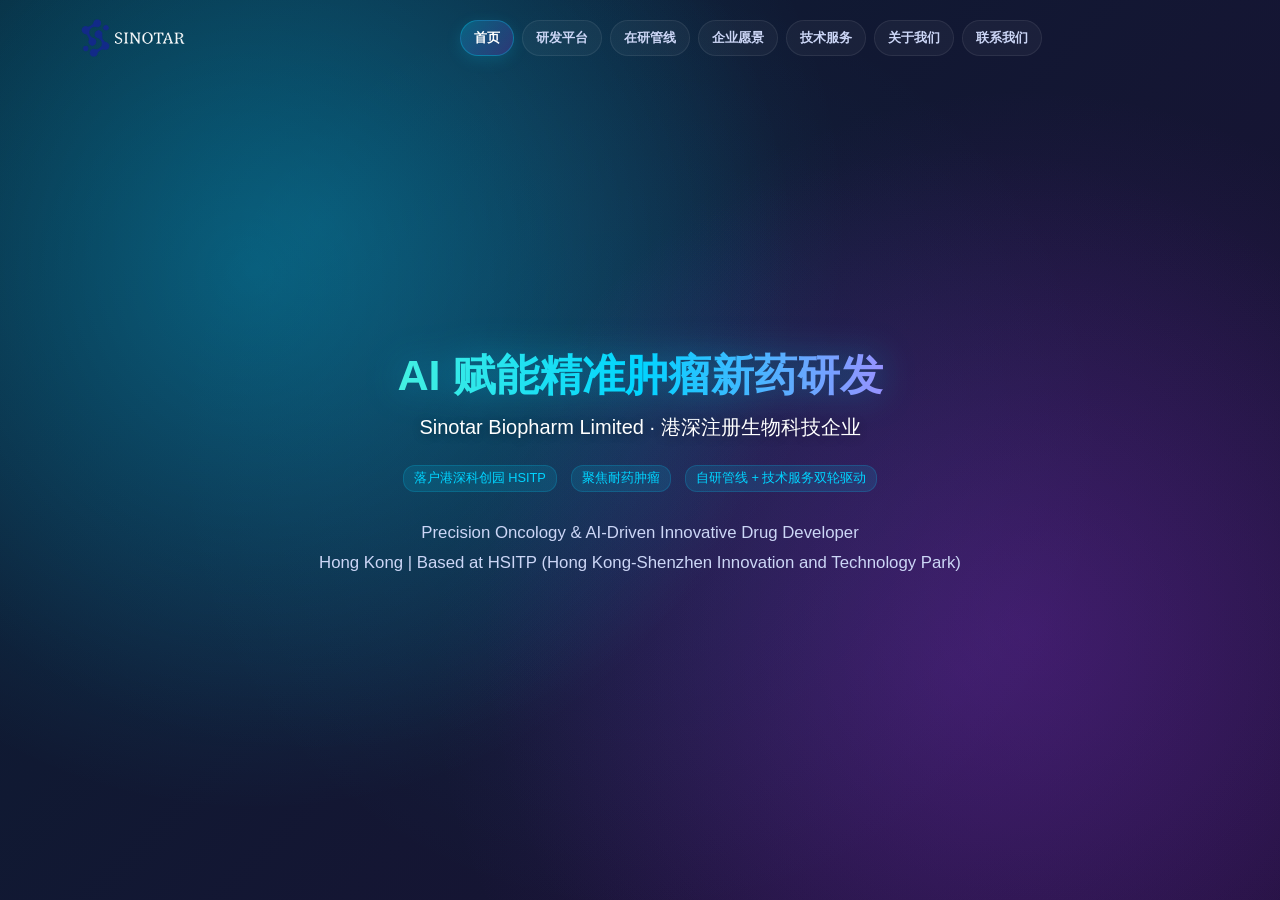
<file: index.html>
<!DOCTYPE html>
<html lang="zh-CN">
<head>
    <meta charset="UTF-8">
    <meta name="viewport" content="width=device-width, initial-scale=1.0">
    <link rel="icon" type="image/png" href="images/icon.png">
    <title>智药寻踪——肿瘤靶向原创新药研发平台</title>
    <link rel="stylesheet" href="style.css">
</head>
<body class="home-page">
    <div class="container">
        <header class="page-header home-header">
            <a href="index.html" class="header-logo">
                <img src="images/sinotar.png" alt="Sinotar Biopharm">
            </a>
            <nav class="main-nav">
                <a href="index.html" class="active">首页</a>
                <a href="platforms.html">研发平台</a>
                <a href="pipeline.html">在研管线</a>
                <a href="vision.html">企业愿景</a>
                <a href="platforms.html">技术服务</a>
                <a href="about.html">关于我们</a>
                <a href="contact.html">联系我们</a>
            </nav>
        </header>

        <!-- 全局提示框 -->
        <div class="tooltip" id="global-tooltip"></div>

        <main class="home-content">
            <!-- Hero -->
            <section class="home-hero">
                <div class="home-hero-text">
                    <h2>AI 赋能精准肿瘤新药研发</h2>
                    <p class="home-hero-sub">Sinotar Biopharm Limited · 港深注册生物科技企业</p>
                    <div class="home-hero-tags">
                        <span class="tag">落户港深科创园 HSITP</span>
                        <span class="tag">聚焦耐药肿瘤</span>
                        <span class="tag">自研管线 + 技术服务双轮驱动</span>
                    </div>
                    <p class="home-hero-desc">
                        Precision Oncology &amp; AI-Driven Innovative Drug Developer<br>
                        Hong Kong | Based at HSITP (Hong Kong-Shenzhen Innovation and Technology Park)
                    </p>
                </div>
            </section>
        </main>
    </div>

    <script src="script.js"></script>
</body>
</html>
</file>
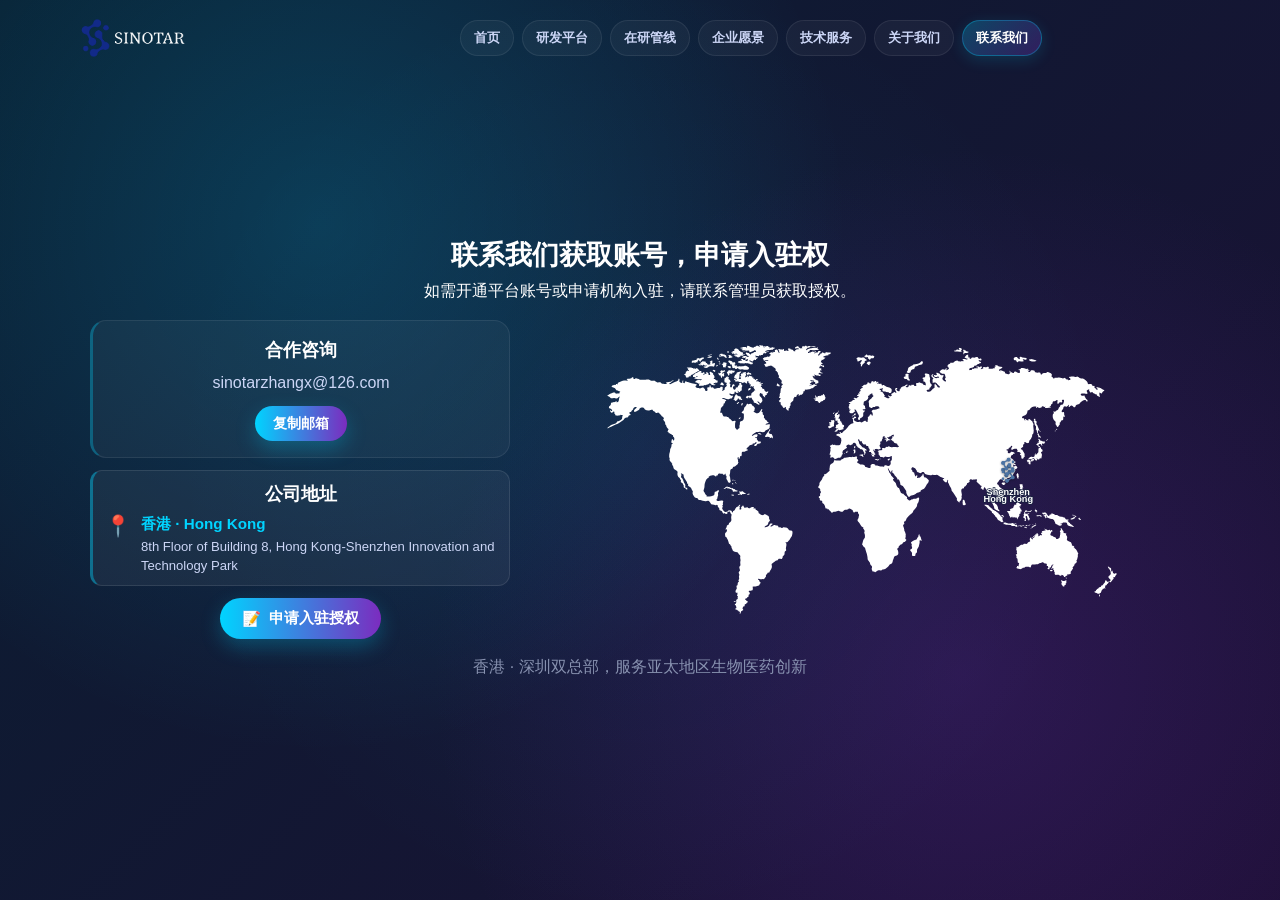
<file: contact.html>
<!DOCTYPE html>
<html lang="zh-CN">
<head>
    <meta charset="UTF-8">
    <meta name="viewport" content="width=device-width, initial-scale=1.0">
    <link rel="icon" type="image/png" href="images/icon.png">
    <title>联系我们 - 智药寻踪</title>
    <link rel="stylesheet" href="style.css">
</head>
<body class="contact-page">
    <!-- 登录遮罩 -->
    <div class="login-overlay hidden" id="login-overlay">
        <div class="login-box">
            <button type="button" class="login-close" id="login-close" aria-label="关闭">×</button>
            <div class="login-logo">🧬</div>
            <h2>智药寻踪</h2>
            <p class="login-subtitle">肿瘤靶向原创新药研发平台</p>
            <form id="login-form" autocomplete="off">
                <div class="form-group">
                    <label for="username">账号</label>
                    <input type="text" id="username" placeholder="请输入账号" required>
                </div>
                <div class="form-group">
                    <label for="password">密码</label>
                    <input type="password" id="password" placeholder="请输入密码" required>
                </div>
                <button type="submit" class="login-btn">登录</button>
                <div class="login-error" id="login-error"></div>
            </form>
        </div>
    </div>

    <div class="container">
        <header class="page-header home-header">
            <a href="index.html" class="header-logo">
                <img src="images/sinotar.png" alt="Sinotar Biopharm">
            </a>
            <nav class="main-nav">
                <a href="index.html">首页</a>
                <a href="platforms.html">研发平台</a>
                <a href="pipeline.html">在研管线</a>
                <a href="vision.html">企业愿景</a>
                <a href="services.html">技术服务</a>
                <a href="about.html">关于我们</a>
                <a href="contact.html" class="active">联系我们</a>
            </nav>
        </header>

        <!-- 全局提示框 -->
        <div class="tooltip" id="global-tooltip"></div>

        <main class="home-content">
            <section class="home-section contact-main" id="contact">
                <div class="footer-inner">
                    <h3>联系我们获取账号，申请入驻权</h3>
                    <p>如需开通平台账号或申请机构入驻，请联系管理员获取授权。</p>

                    <div class="contact-body-layout">
                        <div class="contact-body-left">
                            <div class="card contact-inquiry">
                                <h4>合作咨询</h4>
                                <p class="contact-email">sinotarzhangx@126.com</p>
                                <button type="button" class="footer-btn primary" id="copy-email">复制邮箱</button>
                            </div>

                            <div class="contact-address-compact">
                                <div class="contact-address-cards">
                                    <div class="about-map-address">
                                        <div class="about-map-address-head">
                                            <h4>公司地址</h4>
                                        </div>
                                        <div class="about-map-address-row">
                                            <span class="about-map-pin">📍</span>
                                            <div>
                                                <strong>香港 · Hong Kong</strong>
                                                <p>8th Floor of Building 8, Hong Kong-Shenzhen Innovation and Technology Park</p>
                                            </div>
                                        </div>
                                    </div>
                                </div>
                            </div>

                            <div class="contact-apply-action">
                                <button class="footer-btn primary" id="apply-trigger">
                                    <span>📝</span> 申请入驻授权
                                </button>
                            </div>
                        </div>

                        <div class="contact-body-right">
                            <figure class="about-map-figure">
                                <object data="images/contact/world-map-sinotar.svg" type="image/svg+xml" class="about-map-img"></object>
                            </figure>
                        </div>
                    </div>
                    <p class="contact-map-caption">香港 · 深圳双总部，服务亚太地区生物医药创新</p>
                </div>
            </section>
        </main>
    </div>

    <!-- 申请入驻授权弹窗 -->
    <div class="apply-overlay hidden" id="apply-overlay">
        <div class="apply-box">
            <button type="button" class="apply-close" id="apply-close" aria-label="关闭">×</button>
            <div class="apply-header">
                <h2>申请入驻授权</h2>
                <p>填写以下信息，开始您的科研算力之旅</p>
            </div>
            <form id="apply-form" autocomplete="off">
                <div class="apply-tabs">
                    <button type="button" class="apply-tab active" data-tab="org">机构注册</button>
                    <button type="button" class="apply-tab" data-tab="person">个人申请</button>
                </div>
                <input type="hidden" id="apply-type" value="org">

                <div class="form-group">
                    <label for="apply-name"><span id="name-label">机构全称</span><span class="required">*</span></label>
                    <input type="text" id="apply-name" placeholder="请输入机构全称" required>
                </div>
                <div class="form-group">
                    <label for="apply-email">单位邮箱<span class="required">*</span></label>
                    <input type="email" id="apply-email" placeholder="name@institution.edu" required>
                </div>
                <div class="form-group">
                    <label for="apply-field">研究领域<span class="required">*</span></label>
                    <select id="apply-field" required>
                        <option value="" disabled selected>请选择研究领域</option>
                        <option value="靶点发现与验证">靶点发现与验证</option>
                        <option value="苗头化合物发现">苗头化合物发现</option>
                        <option value="先导化合物优化">先导化合物优化</option>
                        <option value="分子动力学模拟">分子动力学模拟</option>
                        <option value="ADMET 预测">ADMET 预测</option>
                        <option value="药物重定位">药物重定位</option>
                        <option value="其他">其他</option>
                    </select>
                </div>
                <div class="form-group">
                    <label for="apply-desc">需求说明<span class="required">*</span></label>
                    <textarea id="apply-desc" rows="4" placeholder="请简要描述您的研究需求、预期算力规模及使用周期..." required></textarea>
                </div>
                <button type="submit" class="apply-submit">提交申请</button>
                <p class="apply-note">提交即表示您同意我们的服务条款与隐私政策。您的信息将受到端到端加密保护。</p>
            </form>
        </div>
    </div>

    <script src="script.js"></script>
    <script>
    (function () {
        var copyBtn = document.getElementById('copy-email');

        if (copyBtn) {
            copyBtn.addEventListener('click', function () {
                var email = 'sinotarzhangx@126.com';
                if (navigator.clipboard && navigator.clipboard.writeText) {
                    navigator.clipboard.writeText(email).then(function () {
                        copyBtn.textContent = '已复制';
                        setTimeout(function () { copyBtn.textContent = '复制邮箱'; }, 1500);
                    }, function () {
                        copyBtn.textContent = '复制失败';
                    });
                } else {
                    var input = document.createElement('input');
                    input.value = email;
                    document.body.appendChild(input);
                    input.select();
                    try {
                        document.execCommand('copy');
                        copyBtn.textContent = '已复制';
                        setTimeout(function () { copyBtn.textContent = '复制邮箱'; }, 1500);
                    } catch (err) {
                        copyBtn.textContent = '复制失败';
                    }
                    document.body.removeChild(input);
                }
            });
        }
    })();
    </script>
</body>
</html>
</file>
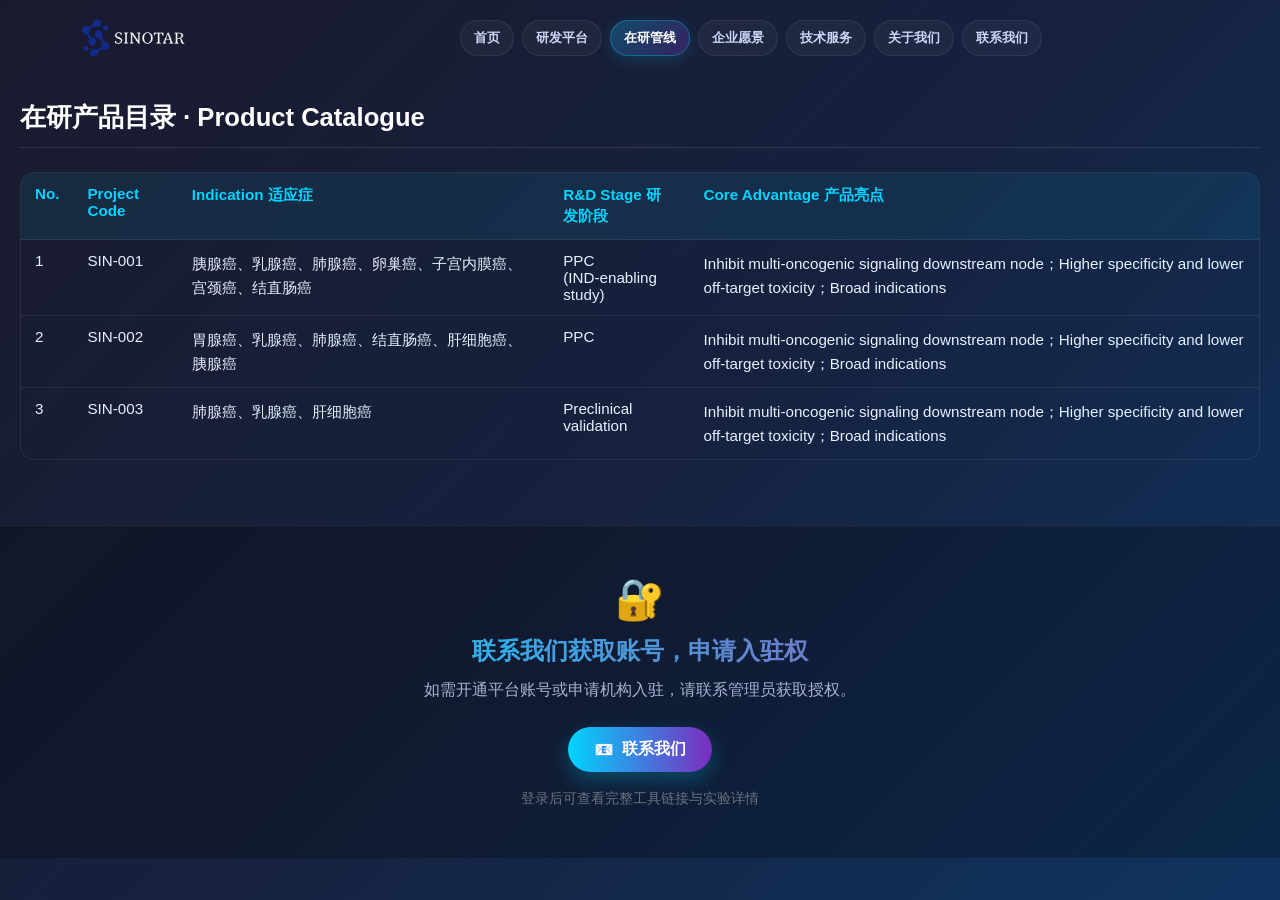
<file: pipeline.html>
<!DOCTYPE html>
<html lang="zh-CN">
<head>
    <meta charset="UTF-8">
    <meta name="viewport" content="width=device-width, initial-scale=1.0">
    <link rel="icon" type="image/png" href="images/icon.png">
    <title>在研管线 - 智药寻踪</title>
    <link rel="stylesheet" href="style.css">
</head>
<body class="inner-page">
    <!-- 登录遮罩 -->
    <div class="login-overlay hidden" id="login-overlay">
        <div class="login-box">
            <button type="button" class="login-close" id="login-close" aria-label="关闭">×</button>
            <div class="login-logo">🧬</div>
            <h2>智药寻踪</h2>
            <p class="login-subtitle">肿瘤靶向原创新药研发平台</p>
            <form id="login-form" autocomplete="off">
                <div class="form-group">
                    <label for="username">账号</label>
                    <input type="text" id="username" placeholder="请输入账号" required>
                </div>
                <div class="form-group">
                    <label for="password">密码</label>
                    <input type="password" id="password" placeholder="请输入密码" required>
                </div>
                <button type="submit" class="login-btn">登录</button>
                <div class="login-error" id="login-error"></div>
            </form>
        </div>
    </div>

    <div class="container">
        <header class="page-header home-header">
            <a href="index.html" class="header-logo">
                <img src="images/sinotar.png" alt="Sinotar Biopharm">
            </a>
            <nav class="main-nav">
                <a href="index.html">首页</a>
                <a href="platforms.html">研发平台</a>
                <a href="pipeline.html" class="active">在研管线</a>
                <a href="vision.html">企业愿景</a>
                <a href="services.html">技术服务</a>
                <a href="about.html">关于我们</a>
                <a href="contact.html">联系我们</a>
            </nav>
        </header>

        <!-- 全局提示框 -->
        <div class="tooltip" id="global-tooltip"></div>


        <main class="home-content">
            <!-- 在研产品目录 -->
            <section class="home-section" id="pipeline">
                <h3 class="section-title">在研产品目录 · Product Catalogue</h3>
                <div class="data-table-wrapper home-pipeline-table">
                    <table class="data-table">
                        <thead>
                            <tr>
                                <th>No.</th>
                                <th>Project Code</th>
                                <th>Indication 适应症</th>
                                <th>R&amp;D Stage 研发阶段</th>
                                <th>Core Advantage 产品亮点</th>
                            </tr>
                        </thead>
                        <tbody>
                            <tr data-link="sin001.html">
                                <td>1</td>
                                <td>SIN-001</td>
                                <td>胰腺癌、乳腺癌、肺腺癌、卵巢癌、子宫内膜癌、宫颈癌、结直肠癌</td>
                                <td>PPC<br>(IND-enabling study)</td>
                                <td>Inhibit multi-oncogenic signaling downstream node；Higher specificity and lower off-target toxicity；Broad indications</td>
                            </tr>
                            <tr data-link="sin002.html">
                                <td>2</td>
                                <td>SIN-002</td>
                                <td>胃腺癌、乳腺癌、肺腺癌、结直肠癌、肝细胞癌、胰腺癌</td>
                                <td>PPC</td>
                                <td>Inhibit multi-oncogenic signaling downstream node；Higher specificity and lower off-target toxicity；Broad indications</td>
                            </tr>
                            <tr data-link="sin003.html">
                                <td>3</td>
                                <td>SIN-003</td>
                                <td>肺腺癌、乳腺癌、肝细胞癌</td>
                                <td>Preclinical validation</td>
                                <td>Inhibit multi-oncogenic signaling downstream node；Higher specificity and lower off-target toxicity；Broad indications</td>
                            </tr>
                        </tbody>
                    </table>
                </div>
            </section>
        </main>

        <!-- 底部入驻引导 -->
        <footer class="site-footer" id="site-footer">
            <div class="footer-inner">
                <div class="footer-icon">🔐</div>
                <h3>联系我们获取账号，申请入驻权</h3>
                <p>如需开通平台账号或申请机构入驻，请联系管理员获取授权。</p>
                <div class="footer-actions">
                    <a href="contact.html" class="footer-btn primary">
                        <span>📧</span> 联系我们
                    </a>
                </div>
                <div class="footer-tip">登录后可查看完整工具链接与实验详情</div>
            </div>
        </footer>
    </div>

    <script src="script.js"></script>
</body>
</html>
</file>
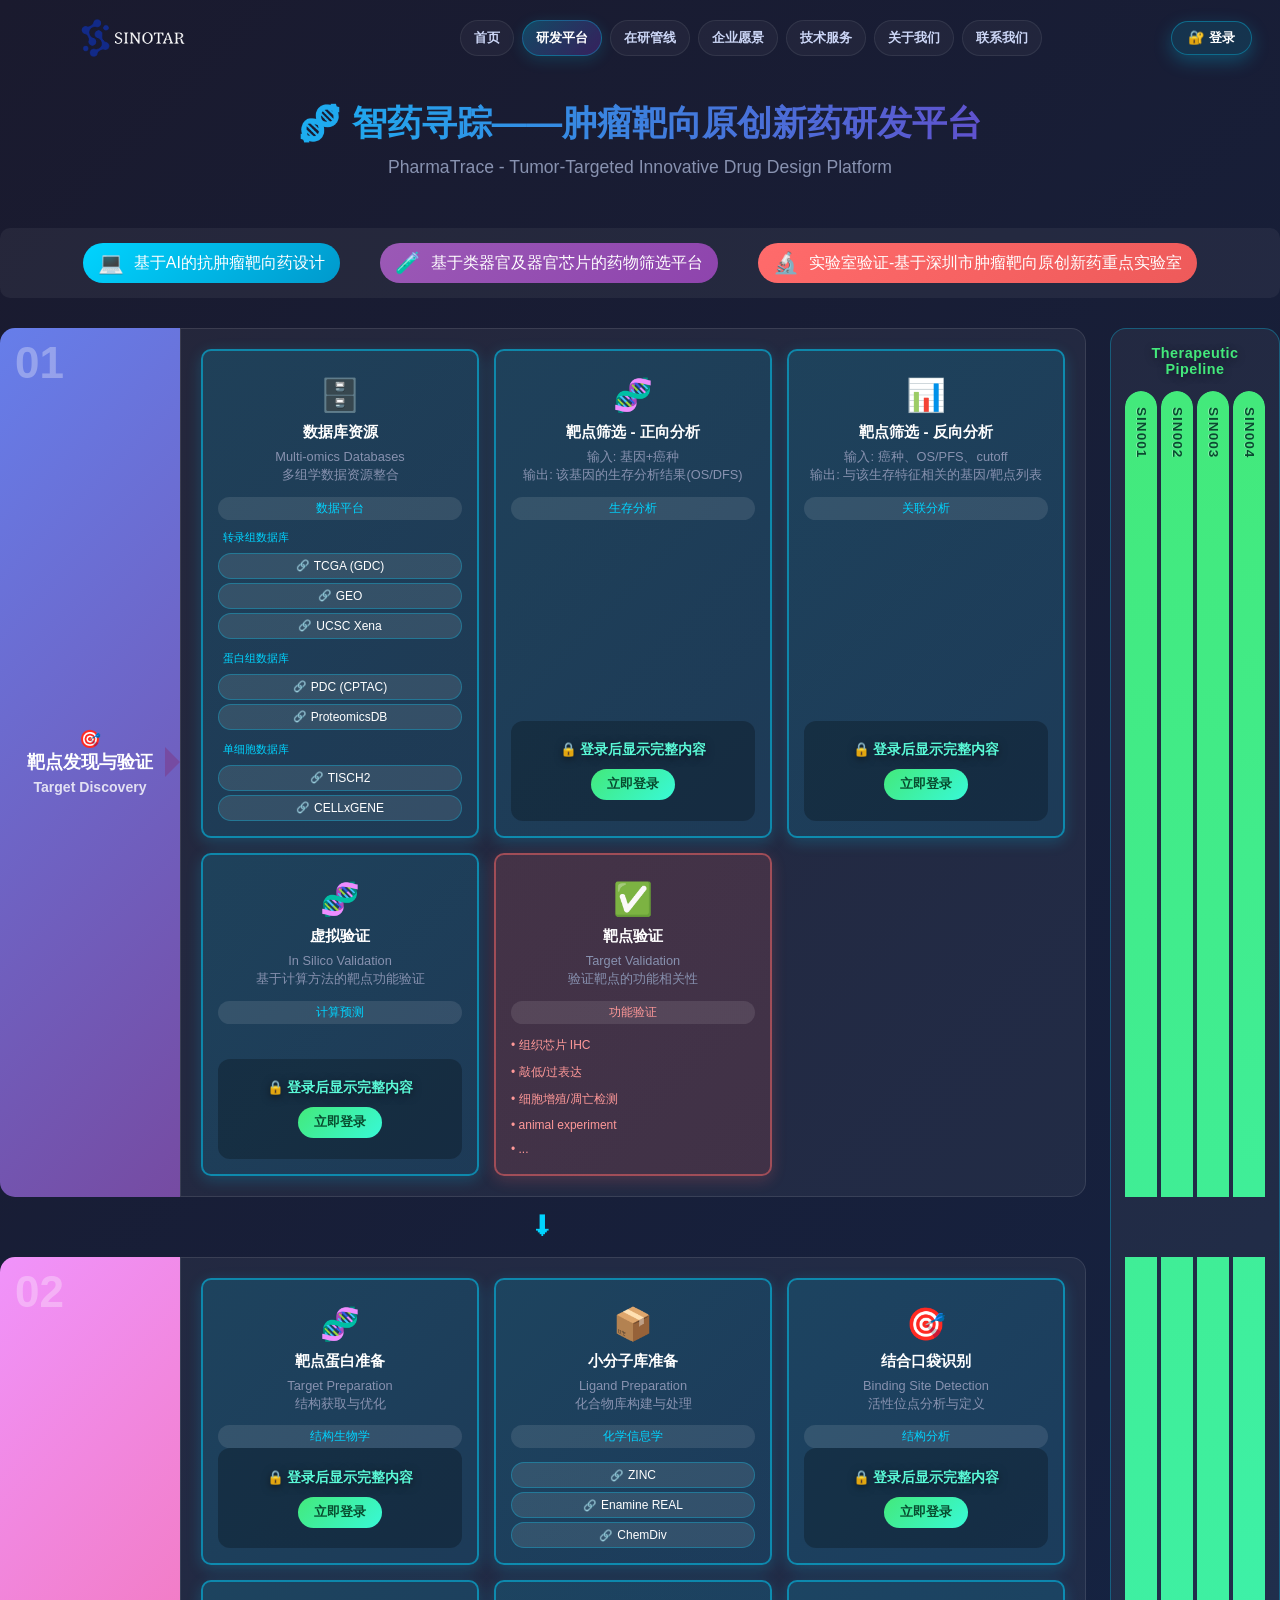
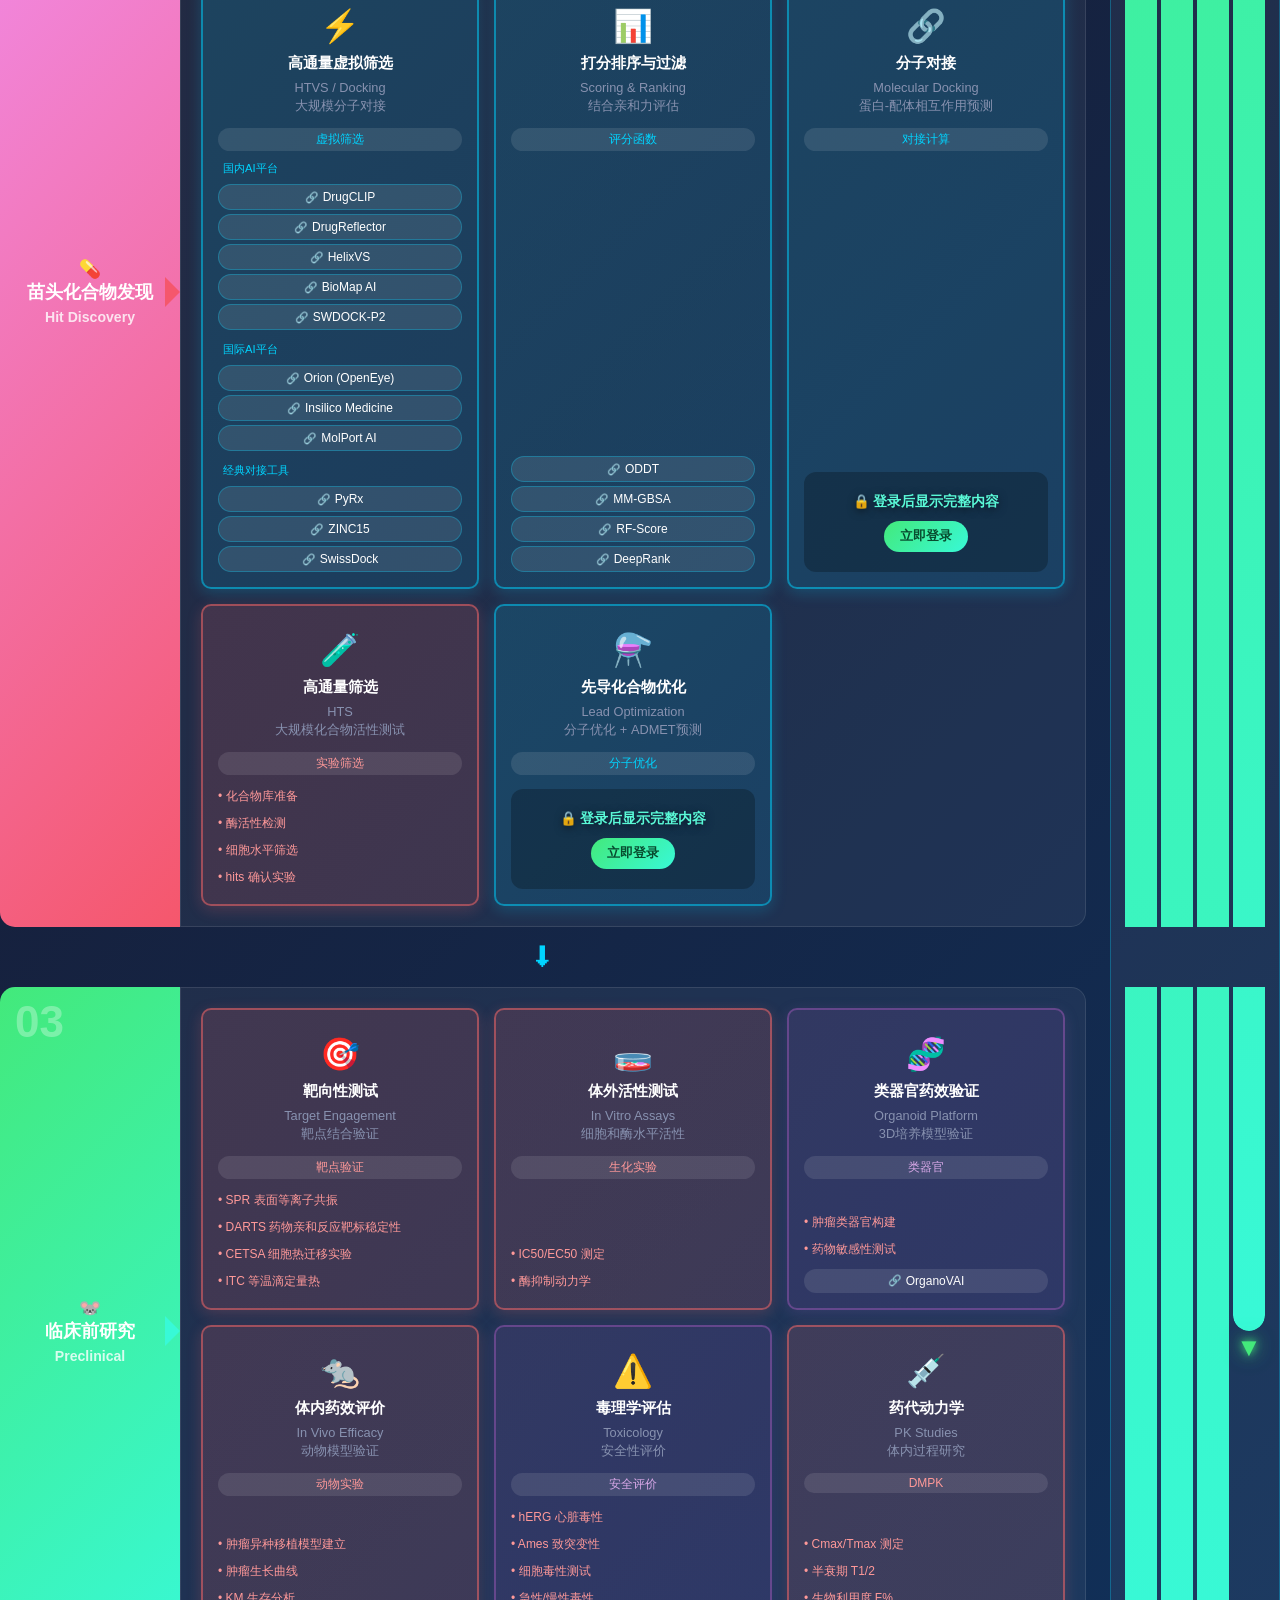
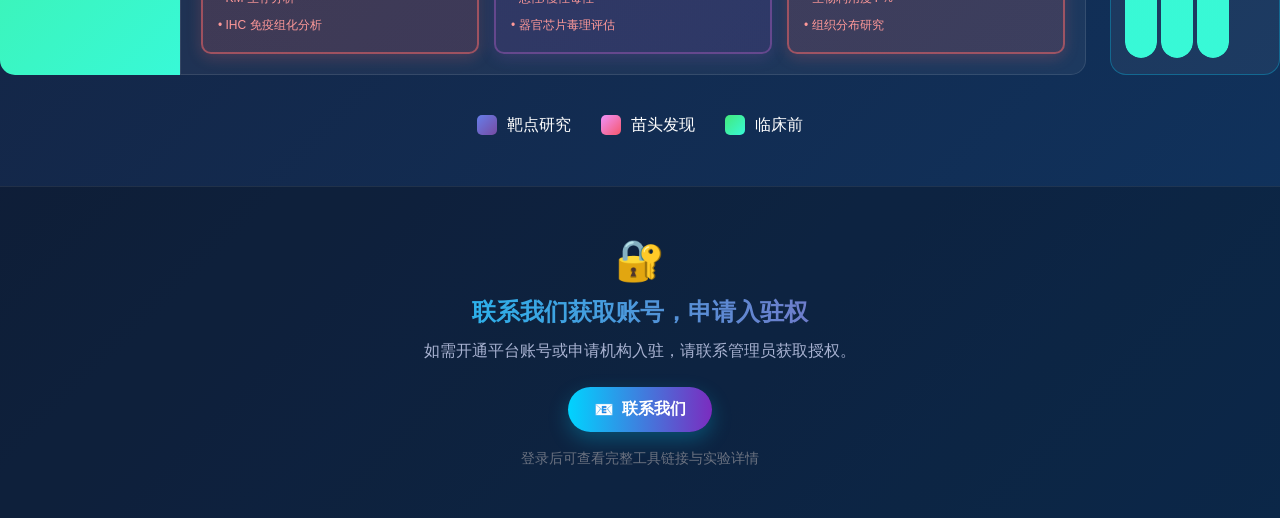
<file: platforms.html>
<!DOCTYPE html>
<html lang="zh-CN">
<head>
    <meta charset="UTF-8">
    <meta name="viewport" content="width=device-width, initial-scale=1.0">
    <link rel="icon" type="image/png" href="images/icon.png">
    <title>研发平台 - 智药寻踪</title>
    <link rel="stylesheet" href="style.css">
    <style>
        /* 先导化合物优化表单美化 */
        .lead-opt-form {
            padding: 14px;
            background: rgba(0, 212, 255, 0.04);
            border-radius: 12px;
            border: 1px solid rgba(0, 212, 255, 0.18);
        }

        .lead-opt-form .form-title {
            font-size: 0.8em;
            color: #00d4ff;
            margin-bottom: 12px;
            text-align: left;
            font-weight: 600;
            display: flex;
            align-items: center;
            gap: 6px;
        }

        .lead-opt-form .form-group {
            margin-bottom: 12px;
        }

        .lead-opt-form label.field-label {
            display: block;
            font-size: 0.72em;
            color: #8fb8e8;
            margin-bottom: 6px;
            text-align: left;
            font-weight: 500;
            letter-spacing: 0.3px;
        }

        .lead-opt-form input[type="text"],
        .lead-opt-form input[type="number"] {
            width: 100%;
            padding: 8px 10px;
            border-radius: 8px;
            border: 1px solid rgba(0, 212, 255, 0.25);
            background: rgba(12, 20, 38, 0.75);
            color: #e6f0ff;
            font-size: 0.76em;
            outline: none;
            box-sizing: border-box;
            transition: border-color 0.2s ease, box-shadow 0.2s ease;
        }

        .lead-opt-form input[type="text"]:focus,
        .lead-opt-form input[type="number"]:focus {
            border-color: #00d4ff;
            box-shadow: 0 0 0 3px rgba(0, 212, 255, 0.12);
        }

        .lead-opt-form .option-group {
            display: flex;
            flex-wrap: wrap;
            gap: 8px;
        }

        .lead-opt-form .option-group.vertical {
            flex-direction: column;
            gap: 7px;
        }

        .lead-opt-form .option-chip {
            position: relative;
            display: inline-flex;
            align-items: center;
            gap: 6px;
            font-size: 0.74em;
            color: #cfe4ff;
            cursor: pointer;
            padding: 6px 10px 6px 28px;
            background: rgba(0, 212, 255, 0.07);
            border-radius: 20px;
            border: 1px solid rgba(0, 212, 255, 0.12);
            transition: background 0.2s ease, border-color 0.2s ease, color 0.2s ease;
            user-select: none;
            -webkit-user-select: none;
        }

        .lead-opt-form .option-chip:hover {
            background: rgba(0, 212, 255, 0.14);
            border-color: rgba(0, 212, 255, 0.28);
        }

        /* 隐藏原生 checkbox，使用自定义勾选样式，消除浏览器默认缩放动画 */
        .lead-opt-form .option-chip input[type="checkbox"] {
            position: absolute;
            left: 8px;
            top: 50%;
            transform: translateY(-50%);
            opacity: 0;
            width: 14px;
            height: 14px;
            margin: 0;
            cursor: pointer;
        }

        .lead-opt-form .option-chip::before {
            content: '';
            position: absolute;
            left: 8px;
            top: 50%;
            transform: translateY(-50%);
            width: 14px;
            height: 14px;
            border: 1px solid rgba(0, 212, 255, 0.5);
            border-radius: 3px;
            background: rgba(12, 20, 38, 0.6);
            transition: background 0.15s ease, border-color 0.15s ease;
            pointer-events: none;
        }

        .lead-opt-form .option-chip::after {
            content: '✓';
            position: absolute;
            left: 10px;
            top: 50%;
            transform: translateY(-50%) scale(0);
            font-size: 10px;
            color: #0f172a;
            font-weight: bold;
            transition: transform 0.12s ease;
            pointer-events: none;
        }

        .lead-opt-form .option-chip:has(input[type="checkbox"]:checked) {
            background: rgba(0, 212, 255, 0.15);
            border-color: rgba(0, 212, 255, 0.3);
        }

        .lead-opt-form .option-chip:has(input[type="checkbox"]:checked)::before {
            background: #00d4ff;
            border-color: #00d4ff;
        }

        .lead-opt-form .option-chip:has(input[type="checkbox"]:checked)::after {
            transform: translateY(-50%) scale(1);
        }

        .lead-opt-form .submit-btn {
            width: 100%;
            margin-top: 4px;
            padding: 9px 0;
            border-radius: 8px;
            border: none;
            background: linear-gradient(135deg, #00d4ff 0%, #0099cc 100%);
            color: #0f172a;
            font-size: 0.82em;
            font-weight: 600;
            cursor: pointer;
            transition: all 0.25s ease;
            box-shadow: 0 3px 10px rgba(0, 212, 255, 0.25);
        }

        .lead-opt-form .submit-btn:hover {
            background: linear-gradient(135deg, #33ddff 0%, #00aadd 100%);
            box-shadow: 0 5px 16px rgba(0, 212, 255, 0.4);
            transform: translateY(-1px);
        }
    </style>
</head>
<body class="platforms-page inner-page">
    <!-- 登录遮罩 -->
    <div class="login-overlay hidden" id="login-overlay">
        <div class="login-box">
            <button type="button" class="login-close" id="login-close" aria-label="关闭">×</button>
            <div class="login-logo">🧬</div>
            <h2>智药寻踪</h2>
            <p class="login-subtitle">肿瘤靶向原创新药研发平台</p>
            <form id="login-form" autocomplete="off">
                <div class="form-group">
                    <label for="username">账号</label>
                    <input type="text" id="username" placeholder="请输入账号" required>
                </div>
                <div class="form-group">
                    <label for="password">密码</label>
                    <input type="password" id="password" placeholder="请输入密码" required>
                </div>
                <button type="submit" class="login-btn">登录</button>
                <div class="login-error" id="login-error"></div>
            </form>
        </div>
    </div>

    <div class="container">
        <header class="page-header home-header">
            <a href="index.html" class="header-logo">
                <img src="images/sinotar.png" alt="Sinotar Biopharm">
            </a>
            <nav class="main-nav">
                <a href="index.html">首页</a>
                <a href="platforms.html" class="active">研发平台</a>
                <a href="pipeline.html">在研管线</a>
                <a href="vision.html">企业愿景</a>
                <a href="platforms.html">技术服务</a>
                <a href="about.html">关于我们</a>
                <a href="contact.html">联系我们</a>
            </nav>
            <div class="header-actions">
                <div class="user-bar" id="user-bar" style="display: none;">
                    <span class="user-name" id="user-name"></span>
                    <button class="logout-btn" id="logout-btn">退出</button>
                </div>
                <button class="login-trigger" id="login-trigger">🔐 登录</button>
            </div>
        </header>

        <!-- 全局提示框 -->
        <div class="tooltip" id="global-tooltip"></div>

        <div class="page-title">
            <h1>🧬 智药寻踪——肿瘤靶向原创新药研发平台</h1>
            <p class="subtitle">PharmaTrace - Tumor-Targeted Innovative Drug Design Platform</p>
        </div>

        <!-- 干湿实验图例 -->
        <div class="experiment-legend">
            <div class="exp-type">
                <span class="exp-icon">💻</span>
                <span>基于AI的抗肿瘤靶向药设计</span>
            </div>
            <div class="exp-type">
                <span class="exp-icon">🧪</span>
                <span>基于类器官及器官芯片的药物筛选平台</span>
            </div>
            <div class="exp-type">
                <span class="exp-icon">🔬</span>
                <span>实验室验证-基于深圳市肿瘤靶向原创新药重点实验室</span>
            </div>
        </div>
        
        <div class="workflow-wrapper">
            <div class="workflow">
                <!-- Phase 1: Target Identification -->
            <div class="phase phase-1">
                <div class="phase-header">
                    <span class="phase-number">01</span>
                    <div>🎯</div>
                    <div>靶点发现与验证</div>
                    <div style="font-size:0.8em;opacity:0.8;margin-top:5px;">Target Discovery</div>
                </div>
                <div class="phase-content">
                    <div class="step dry">
                        <div class="step-content">
                            <div class="step-icon">🗄️</div>
                            <div class="step-title">数据库资源</div>
                            <div class="step-desc">Multi-omics Databases<br>多组学数据资源整合</div>
                            <span class="tools-badge">数据平台</span>
                        </div>
                        <div class="step-bottom step-bottom-public">
                            <div class="website-links">
                                <div style="font-size: 0.7em; color: #00d4ff; margin: 0 0 4px 0; text-align: left; padding-left: 5px;">转录组数据库</div>
                                <a href="https://portal.gdc.cancer.gov/" class="website-link" target="_blank" data-tooltip="TCGA/GDC: 癌症基因组图谱，最大规模的癌症多组学数据库，包含RNA-seq、临床数据等">
                                    <span class="link-icon">🔗</span> TCGA (GDC)
                                </a>
                                <a href="https://www.ncbi.nlm.nih.gov/geo/" class="website-link" target="_blank" data-tooltip="GEO: 基因表达综合数据库，全球最大的转录组数据公共仓库，包含bulk和单细胞数据">
                                    <span class="link-icon">🔗</span> GEO
                                </a>
                                <a href="https://xena.ucsc.edu/" class="website-link" target="_blank" data-tooltip="UCSC Xena: 癌症基因组数据可视化与整合平台，支持TCGA、TARGET、GTEx等数据集">
                                    <span class="link-icon">🔗</span> UCSC Xena
                                </a>
                                <div style="font-size: 0.7em; color: #00d4ff; margin: 8px 0 4px 0; text-align: left; padding-left: 5px;">蛋白组数据库</div>
                                <a href="https://pdc.cancer.gov/" class="website-link" target="_blank" data-tooltip="PDC (Proteomic Data Commons): NCI蛋白质组学数据公共平台，CPTAC数据主入口，包含泛癌蛋白组数据">
                                    <span class="link-icon">🔗</span> PDC (CPTAC)
                                </a>
                                <a href="https://www.proteomicsdb.org/" class="website-link" target="_blank" data-tooltip="ProteomicsDB: 人类蛋白质组综合数据库，涵盖组织、细胞系和癌症蛋白质表达数据">
                                    <span class="link-icon">🔗</span> ProteomicsDB
                                </a>
                                <div style="font-size: 0.7em; color: #00d4ff; margin: 8px 0 4px 0; text-align: left; padding-left: 5px;">单细胞数据库</div>
                                <a href="http://tisch.compbio.cn/" class="website-link" target="_blank" data-tooltip="TISCH2: 肿瘤免疫单细胞数据库，600万+细胞，50种癌症类型，支持细胞通讯和转录因子分析">
                                    <span class="link-icon">🔗</span> TISCH2
                                </a>
                                <a href="https://cellxgene.cziscience.com/" class="website-link" target="_blank" data-tooltip="CELLxGENE: CZ单细胞数据门户，人类细胞图谱数据，支持大规模单细胞数据可视化和分析">
                                    <span class="link-icon">🔗</span> CELLxGENE
                                </a>
                            </div>
                        </div>
                    </div>
                    <div class="step dry">
                        <div class="step-content">
                            <div class="step-icon">🧬</div>
                            <div class="step-title">靶点筛选 - 正向分析</div>
                            <div class="step-desc">输入: 基因+癌种<br>输出: 该基因的生存分析结果(OS/DFS)</div>
                            <span class="tools-badge">生存分析</span>
                        </div>
                        <div class="step-bottom">
                            <div class="input-form-container" style="padding: 10px 12px; background: rgba(0,212,255,0.05); border-radius: 8px; margin-bottom: 10px; border: 1px solid rgba(0,212,255,0.15);">
                                <div style="font-size: 0.75em; color: #00d4ff; margin-bottom: 8px; text-align: left; font-weight: 600;">📝 分析参数设置 <span style="font-size: 0.8em; font-weight: 400; color: #a0c4e8;">(数据来源: cBioPortal/TCGA)</span></div>
                                <div class="form-group" style="margin-bottom: 8px;">
                                    <label for="cancer-type-select" style="display: block; font-size: 0.7em; color: #a0c4e8; margin-bottom: 3px; text-align: left;">选择癌种 (TCGA 33种)</label>
                                    <select id="cancer-type-select" style="width: 100%; padding: 6px 8px; border-radius: 6px; border: 1px solid rgba(0,212,255,0.3); background: rgba(15,23,42,0.8); color: #e0e8ff; font-size: 0.75em; outline: none; cursor: pointer;">
                                        <option value="" disabled selected>请选择一个癌种</option>
                                        <option value="BRCA">BRCA - 乳腺浸润癌</option>
                                        <option value="LUAD">LUAD - 肺腺癌</option>
                                        <option value="LUSC">LUSC - 肺鳞癌</option>
                                        <option value="COAD">COAD - 结肠腺癌</option>
                                        <option value="READ">READ - 直肠腺癌</option>
                                        <option value="STAD">STAD - 胃癌</option>
                                        <option value="HNSC">HNSC - 头颈鳞癌</option>
                                        <option value="BLCA">BLCA - 膀胱尿路上皮癌</option>
                                        <option value="KIRC">KIRC - 肾透明细胞癌</option>
                                        <option value="KIRP">KIRP - 肾乳头状细胞癌</option>
                                        <option value="KICH">KICH - 肾嫌色细胞癌</option>
                                        <option value="LIHC">LIHC - 肝细胞癌</option>
                                        <option value="CHOL">CHOL - 胆管癌</option>
                                        <option value="PAAD">PAAD - 胰腺腺癌</option>
                                        <option value="ESCA">ESCA - 食管癌</option>
                                        <option value="CESC">CESC - 宫颈鳞癌</option>
                                        <option value="OV">OV - 卵巢浆液性囊腺癌</option>
                                        <option value="UCEC">UCEC - 子宫内膜癌</option>
                                        <option value="UCS">UCS - 子宫癌肉瘤</option>
                                        <option value="THCA">THCA - 甲状腺癌</option>
                                        <option value="PRAD">PRAD - 前列腺腺癌</option>
                                        <option value="SKCM">SKCM - 皮肤黑色素瘤</option>
                                        <option value="SARC">SARC - 肉瘤</option>
                                        <option value="LGG">LGG - 低级别胶质瘤</option>
                                        <option value="GBM">GBM - 胶质母细胞瘤</option>
                                        <option value="UVM">UVM - 葡萄膜黑色素瘤</option>
                                        <option value="ACC">ACC - 肾上腺皮质癌</option>
                                        <option value="PCPG">PCPG - 嗜铬细胞瘤和副神经节瘤</option>
                                        <option value="MESO">MESO - 间皮瘤</option>
                                        <option value="TGCT">TGCT - 睾丸生殖细胞肿瘤</option>
                                        <option value="DLBC">DLBC - 弥漫性大B细胞淋巴瘤</option>
                                        <option value="THYM">THYM - 胸腺瘤</option>
                                        <option value="LAML">LAML - 急性髓系白血病</option>
                                    </select>
                                </div>
                                <div class="form-group" style="margin-bottom: 8px;">
                                    <label for="fw-survival-type" style="display: block; font-size: 0.7em; color: #a0c4e8; margin-bottom: 3px; text-align: left;">生存指标</label>
                                    <select id="fw-survival-type" style="width: 100%; padding: 6px 8px; border-radius: 6px; border: 1px solid rgba(0,212,255,0.3); background: rgba(15,23,42,0.8); color: #e0e8ff; font-size: 0.75em; outline: none; cursor: pointer;">
                                        <option value="OS" selected>OS - 总生存期</option>
                                        <option value="DFS">DFS - 无病生存期</option>
                                        <option value="PFS">PFS - 无进展生存期</option>
                                        <option value="DSS">DSS - 疾病特异性生存期</option>
                                    </select>
                                </div>
                                <div class="form-group">
                                    <label for="gene-input" style="display: block; font-size: 0.7em; color: #a0c4e8; margin-bottom: 3px; text-align: left;">基因名 (如 TP53, EGFR, BRCA1)</label>
                                    <input type="text" id="gene-input" placeholder="输入基因名..." style="width: 100%; padding: 6px 8px; border-radius: 6px; border: 1px solid rgba(0,212,255,0.3); background: rgba(15,23,42,0.8); color: #e0e8ff; font-size: 0.75em; outline: none; box-sizing: border-box;">
                                </div>
                                <button type="button" id="confirm-analysis-btn" onclick="runSurvivalAnalysis()" style="width: 100%; margin-top: 10px; padding: 8px 0; border-radius: 6px; border: none; background: linear-gradient(135deg, #00d4ff 0%, #0099cc 100%); color: #0f172a; font-size: 0.8em; font-weight: 600; cursor: pointer; transition: all 0.3s ease; box-shadow: 0 2px 8px rgba(0,212,255,0.3);" onmouseover="this.style.background='linear-gradient(135deg, #33ddff 0%, #00aadd 100%)';this.style.boxShadow='0 4px 12px rgba(0,212,255,0.5)';" onmouseout="this.style.background='linear-gradient(135deg, #00d4ff 0%, #0099cc 100%)';this.style.boxShadow='0 2px 8px rgba(0,212,255,0.3)';">✅ 确认分析</button>
                            </div>

                            <!-- 生存分析结果展示区域 -->
                            <div id="survival-result-panel" style="display: none; margin-top: 12px; padding: 12px; background: rgba(15,23,42,0.6); border-radius: 10px; border: 1px solid rgba(0,212,255,0.2);">
                                <!-- 加载动画 -->
                                <div id="survival-loading" style="display: none; text-align: center; padding: 20px;">
                                    <div style="display: inline-block; width: 30px; height: 30px; border: 3px solid rgba(0,212,255,0.2); border-top-color: #00d4ff; border-radius: 50%; animation: spin 0.8s linear infinite;"></div>
                                    <p style="color: #a0c4e8; font-size: 0.75em; margin-top: 10px;">正在分析生存数据...</p>
                                </div>

                                <!-- 结果内容 -->
                                <div id="survival-result-content" style="display: none;">
                                    <!-- 分析标题 -->
                                    <div style="font-size: 0.8em; color: #00d4ff; font-weight: 600; text-align: left; margin-bottom: 10px; padding-bottom: 8px; border-bottom: 1px solid rgba(0,212,255,0.2);">
                                        📊 <span id="result-title">生存分析结果</span>
                                    </div>

                                    <!-- KM曲线图 -->
                                    <div style="position: relative; margin-bottom: 12px;">
                                        <canvas id="km-canvas" width="360" height="240" style="width: 100%; border-radius: 8px; background: rgba(15,23,42,0.8);"></canvas>
                                    </div>

                                    <!-- 统计指标面板 -->
                                    <div style="display: grid; grid-template-columns: 1fr 1fr; gap: 6px; margin-bottom: 12px;">
                                        <div style="background: rgba(0,212,255,0.08); border-radius: 6px; padding: 8px; text-align: center;">
                                            <div style="font-size: 0.65em; color: #a0c4e8;">HR (95% CI)</div>
                                            <div id="stat-hr" style="font-size: 0.85em; color: #00d4ff; font-weight: 600;">--</div>
                                        </div>
                                        <div style="background: rgba(0,212,255,0.08); border-radius: 6px; padding: 8px; text-align: center;">
                                            <div style="font-size: 0.65em; color: #a0c4e8;">Log-rank p-value</div>
                                            <div id="stat-pvalue" style="font-size: 0.85em; color: #00d4ff; font-weight: 600;">--</div>
                                        </div>
                                        <div style="background: rgba(0,212,255,0.08); border-radius: 6px; padding: 8px; text-align: center;">
                                            <div style="font-size: 0.65em; color: #a0c4e8;">高表达中位OS</div>
                                            <div id="stat-high-median" style="font-size: 0.85em; color: #ff6b6b; font-weight: 600;">--</div>
                                        </div>
                                        <div style="background: rgba(0,212,255,0.08); border-radius: 6px; padding: 8px; text-align: center;">
                                            <div style="font-size: 0.65em; color: #a0c4e8;">低表达中位OS</div>
                                            <div id="stat-low-median" style="font-size: 0.85em; color: #4ecdc4; font-weight: 600;">--</div>
                                        </div>
                                    </div>

                                    <!-- 样本信息表格 -->
                                    <div style="margin-bottom: 12px;">
                                        <div style="font-size: 0.7em; color: #a0c4e8; text-align: left; margin-bottom: 6px;">📋 样本信息</div>
                                        <table style="width: 100%; border-collapse: collapse; font-size: 0.7em; color: #e0e8ff;">
                                            <thead>
                                                <tr style="background: rgba(0,212,255,0.1);">
                                                    <th style="padding: 6px; border: 1px solid rgba(0,212,255,0.2); text-align: left;">分组</th>
                                                    <th style="padding: 6px; border: 1px solid rgba(0,212,255,0.2); text-align: center;">样本数</th>
                                                    <th style="padding: 6px; border: 1px solid rgba(0,212,255,0.2); text-align: center;">事件数</th>
                                                    <th style="padding: 6px; border: 1px solid rgba(0,212,255,0.2); text-align: center;">中位OS(月)</th>
                                                </tr>
                                            </thead>
                                            <tbody>
                                                <tr>
                                                    <td style="padding: 6px; border: 1px solid rgba(0,212,255,0.15);"><span style="color: #ff6b6b;">●</span> 高表达</td>
                                                    <td id="table-high-n" style="padding: 6px; border: 1px solid rgba(0,212,255,0.15); text-align: center;">--</td>
                                                    <td id="table-high-events" style="padding: 6px; border: 1px solid rgba(0,212,255,0.15); text-align: center;">--</td>
                                                    <td id="table-high-os" style="padding: 6px; border: 1px solid rgba(0,212,255,0.15); text-align: center;">--</td>
                                                </tr>
                                                <tr style="background: rgba(0,212,255,0.03);">
                                                    <td style="padding: 6px; border: 1px solid rgba(0,212,255,0.15);"><span style="color: #4ecdc4;">●</span> 低表达</td>
                                                    <td id="table-low-n" style="padding: 6px; border: 1px solid rgba(0,212,255,0.15); text-align: center;">--</td>
                                                    <td id="table-low-events" style="padding: 6px; border: 1px solid rgba(0,212,255,0.15); text-align: center;">--</td>
                                                    <td id="table-low-os" style="padding: 6px; border: 1px solid rgba(0,212,255,0.15); text-align: center;">--</td>
                                                </tr>
                                            </tbody>
                                        </table>
                                    </div>

                                    <!-- 结果解读 -->
                                    <div id="result-interpretation" style="background: rgba(255,193,7,0.08); border-left: 3px solid #ffc107; border-radius: 0 6px 6px 0; padding: 10px; margin-bottom: 12px; text-align: left;">
                                        <div style="font-size: 0.7em; color: #ffc107; font-weight: 600; margin-bottom: 4px;">💡 结果解读</div>
                                        <div id="interpretation-text" style="font-size: 0.7em; color: #e0e8ff; line-height: 1.5;">--</div>
                                    </div>

                                    <!-- 操作按钮 -->
                                    <div style="display: flex; gap: 8px;">
                                        <button type="button" id="download-png-btn" style="flex: 1; padding: 6px 0; border-radius: 6px; border: 1px solid rgba(0,212,255,0.4); background: rgba(0,212,255,0.1); color: #00d4ff; font-size: 0.7em; cursor: pointer; transition: all 0.3s;">📥 下载图片</button>
                                        <button type="button" id="download-csv-btn" style="flex: 1; padding: 6px 0; border-radius: 6px; border: 1px solid rgba(0,212,255,0.4); background: rgba(0,212,255,0.1); color: #00d4ff; font-size: 0.7em; cursor: pointer; transition: all 0.3s;">📄 导出CSV</button>
                                        <button type="button" id="close-result-btn" style="flex: 1; padding: 6px 0; border-radius: 6px; border: 1px solid rgba(255,107,107,0.4); background: rgba(255,107,107,0.1); color: #ff6b6b; font-size: 0.7em; cursor: pointer; transition: all 0.3s;">✕ 关闭</button>
                                    </div>
                                </div>
                            </div>
                        </div>
                    </div>
                    <div class="step dry">
                        <div class="step-content">
                            <div class="step-icon">📊</div>
                            <div class="step-title">靶点筛选 - 反向分析</div>
                            <div class="step-desc">输入: 癌种、OS/PFS、cutoff<br>输出: 与该生存特征相关的基因/靶点列表</div>
                            <span class="tools-badge">关联分析</span>
                        </div>
                        <div class="step-bottom">
                            <div class="input-form-container" style="padding: 10px 12px; background: rgba(0,212,255,0.05); border-radius: 8px; margin-bottom: 10px; border: 1px solid rgba(0,212,255,0.15);">
                                <div style="font-size: 0.75em; color: #00d4ff; margin-bottom: 8px; text-align: left; font-weight: 600;">📝 反向筛选参数 <span style="font-size: 0.8em; font-weight: 400; color: #a0c4e8;">(数据来源: cBioPortal/TCGA)</span></div>
                                <div class="form-group" style="margin-bottom: 8px;">
                                    <label for="rev-cancer-select" style="display: block; font-size: 0.7em; color: #a0c4e8; margin-bottom: 3px; text-align: left;">选择癌种 (TCGA 33种)</label>
                                    <select id="rev-cancer-select" style="width: 100%; padding: 6px 8px; border-radius: 6px; border: 1px solid rgba(0,212,255,0.3); background: rgba(15,23,42,0.8); color: #e0e8ff; font-size: 0.75em; outline: none; cursor: pointer;">
                                        <option value="" disabled selected>请选择一个癌种</option>
                                        <option value="BRCA">BRCA - 乳腺浸润癌</option>
                                        <option value="LUAD">LUAD - 肺腺癌</option>
                                        <option value="LUSC">LUSC - 肺鳞癌</option>
                                        <option value="COAD">COAD - 结肠腺癌</option>
                                        <option value="READ">READ - 直肠腺癌</option>
                                        <option value="STAD">STAD - 胃癌</option>
                                        <option value="HNSC">HNSC - 头颈鳞癌</option>
                                        <option value="BLCA">BLCA - 膀胱尿路上皮癌</option>
                                        <option value="KIRC">KIRC - 肾透明细胞癌</option>
                                        <option value="KIRP">KIRP - 肾乳头状细胞癌</option>
                                        <option value="KICH">KICH - 肾嫌色细胞癌</option>
                                        <option value="LIHC">LIHC - 肝细胞癌</option>
                                        <option value="CHOL">CHOL - 胆管癌</option>
                                        <option value="PAAD">PAAD - 胰腺腺癌</option>
                                        <option value="ESCA">ESCA - 食管癌</option>
                                        <option value="CESC">CESC - 宫颈鳞癌</option>
                                        <option value="OV">OV - 卵巢浆液性囊腺癌</option>
                                        <option value="UCEC">UCEC - 子宫内膜癌</option>
                                        <option value="UCS">UCS - 子宫癌肉瘤</option>
                                        <option value="THCA">THCA - 甲状腺癌</option>
                                        <option value="PRAD">PRAD - 前列腺腺癌</option>
                                        <option value="SKCM">SKCM - 皮肤黑色素瘤</option>
                                        <option value="SARC">SARC - 肉瘤</option>
                                        <option value="LGG">LGG - 低级别胶质瘤</option>
                                        <option value="GBM">GBM - 胶质母细胞瘤</option>
                                        <option value="UVM">UVM - 葡萄膜黑色素瘤</option>
                                        <option value="ACC">ACC - 肾上腺皮质癌</option>
                                        <option value="PCPG">PCPG - 嗜铬细胞瘤和副神经节瘤</option>
                                        <option value="MESO">MESO - 间皮瘤</option>
                                        <option value="TGCT">TGCT - 睾丸生殖细胞肿瘤</option>
                                        <option value="DLBC">DLBC - 弥漫性大B细胞淋巴瘤</option>
                                        <option value="THYM">THYM - 胸腺瘤</option>
                                        <option value="LAML">LAML - 急性髓系白血病</option>
                                    </select>
                                </div>
                                <div class="form-group" style="margin-bottom: 8px;">
                                    <label for="rev-survival-type" style="display: block; font-size: 0.7em; color: #a0c4e8; margin-bottom: 3px; text-align: left;">生存指标</label>
                                    <select id="rev-survival-type" style="width: 100%; padding: 6px 8px; border-radius: 6px; border: 1px solid rgba(0,212,255,0.3); background: rgba(15,23,42,0.8); color: #e0e8ff; font-size: 0.75em; outline: none; cursor: pointer;">
                                        <option value="OS" selected>OS - 总生存期</option>
                                        <option value="DFS">DFS - 无病生存期</option>
                                        <option value="PFS">PFS - 无进展生存期</option>
                                        <option value="DSS">DSS - 疾病特异性生存期</option>
                                    </select>
                                </div>
                                <div class="form-group" style="margin-bottom: 8px;">
                                    <label for="rev-cutoff" style="display: block; font-size: 0.7em; color: #a0c4e8; margin-bottom: 3px; text-align: left;">表达Cutoff (%)</label>
                                    <input type="number" id="rev-cutoff" value="50" min="10" max="90" step="5" style="width: 100%; padding: 6px 8px; border-radius: 6px; border: 1px solid rgba(0,212,255,0.3); background: rgba(15,23,42,0.8); color: #e0e8ff; font-size: 0.75em; outline: none; box-sizing: border-box;">
                                </div>
                                <div class="form-group">
                                    <label for="rev-msigdb-category" style="display: block; font-size: 0.7em; color: #a0c4e8; margin-bottom: 3px; text-align: left;">基因集来源 (MSigDB)</label>
                                    <select id="rev-msigdb-category" style="width: 100%; padding: 6px 8px; border-radius: 6px; border: 1px solid rgba(0,212,255,0.3); background: rgba(15,23,42,0.8); color: #e0e8ff; font-size: 0.75em; outline: none; cursor: pointer;">
                                        <option value="C6" selected>C6 - 癌症特征基因集 (189套, ~10,932基因)</option>
                                        <option value="H">H - Hallmark核心基因集 (50套, ~4,384基因)</option>
                                        <option value="C2">C2 - 通路数据库 (KEGG/Reactome等)</option>
                                        <option value="C3">C3 - 调控靶基因 (TF/miRNA靶点)</option>
                                        <option value="C5">C5 - GO基因本体论</option>
                                        <option value="C7">C7 - 免疫特征基因集</option>
                                        <option value="C8">C8 - 细胞类型特征</option>
                                    </select>
                                </div>
                                <button type="button" id="rev-confirm-btn" onclick="runReverseAnalysis()" style="width: 100%; margin-top: 10px; padding: 8px 0; border-radius: 6px; border: none; background: linear-gradient(135deg, #00d4ff 0%, #0099cc 100%); color: #0f172a; font-size: 0.8em; font-weight: 600; cursor: pointer; transition: all 0.3s ease; box-shadow: 0 2px 8px rgba(0,212,255,0.3);" onmouseover="this.style.background='linear-gradient(135deg, #33ddff 0%, #00aadd 100%)';this.style.boxShadow='0 4px 12px rgba(0,212,255,0.5)';" onmouseout="this.style.background='linear-gradient(135deg, #00d4ff 0%, #0099cc 100%)';this.style.boxShadow='0 2px 8px rgba(0,212,255,0.3)';">✅ 确认筛选</button>
                            </div>

                            <!-- 反向分析结果面板 -->
                            <div id="rev-result-panel" style="display: none; margin-top: 12px; padding: 12px; background: rgba(15,23,42,0.6); border-radius: 10px; border: 1px solid rgba(0,212,255,0.2);">
                                <div id="rev-loading" style="display: none; text-align: center; padding: 20px;">
                                    <div style="display: inline-block; width: 30px; height: 30px; border: 3px solid rgba(0,212,255,0.2); border-top-color: #00d4ff; border-radius: 50%; animation: spin 0.8s linear infinite;"></div>
                                    <p style="color: #a0c4e8; font-size: 0.75em; margin-top: 10px;">正在筛选预后相关基因...</p>
                                </div>
                                <div id="rev-result-content" style="display: none;">
                                    <div style="font-size: 0.8em; color: #00d4ff; font-weight: 600; text-align: left; margin-bottom: 10px; padding-bottom: 8px; border-bottom: 1px solid rgba(0,212,255,0.2);">
                                        📋 <span id="rev-result-title">预后相关基因列表</span>
                                    </div>
                                    <div style="font-size: 0.65em; color: #a0c4e8; text-align: left; margin-bottom: 8px;">
                                        筛选条件: <span id="rev-filter-desc"></span> | 共找到 <span id="rev-gene-count" style="color: #00d4ff; font-weight: 600;">0</span> 个显著相关基因
                                    </div>
                                    <div style="max-height: 300px; overflow-y: auto;">
                                        <table style="width: 100%; border-collapse: collapse; font-size: 0.7em; color: #e0e8ff;">
                                            <thead>
                                                <tr style="background: rgba(0,212,255,0.1); position: sticky; top: 0;">
                                                    <th style="padding: 6px; border: 1px solid rgba(0,212,255,0.2); text-align: center;">排名</th>
                                                    <th style="padding: 6px; border: 1px solid rgba(0,212,255,0.2); text-align: left;">基因</th>
                                                    <th style="padding: 6px; border: 1px solid rgba(0,212,255,0.2); text-align: center;">HR</th>
                                                    <th style="padding: 6px; border: 1px solid rgba(0,212,255,0.2); text-align: center;">95% CI</th>
                                                    <th style="padding: 6px; border: 1px solid rgba(0,212,255,0.2); text-align: center;">p-value</th>
                                                    <th style="padding: 6px; border: 1px solid rgba(0,212,255,0.2); text-align: center;">中位OS(月)</th>
                                                    <th style="padding: 6px; border: 1px solid rgba(0,212,255,0.2); text-align: center;">趋势</th>
                                                </tr>
                                            </thead>
                                            <tbody id="rev-gene-table-body">
                                            </tbody>
                                        </table>
                                    </div>
                                    <div id="rev-interpretation" style="background: rgba(255,193,7,0.08); border-left: 3px solid #ffc107; border-radius: 0 6px 6px 0; padding: 10px; margin-top: 10px; text-align: left;">
                                        <div style="font-size: 0.7em; color: #ffc107; font-weight: 600; margin-bottom: 4px;">💡 结果解读</div>
                                        <div id="rev-interpretation-text" style="font-size: 0.7em; color: #e0e8ff; line-height: 1.5;"></div>
                                    </div>
                                    <div style="display: flex; gap: 8px; margin-top: 10px;">
                                        <button type="button" id="rev-download-csv-btn" style="flex: 1; padding: 6px 0; border-radius: 6px; border: 1px solid rgba(0,212,255,0.4); background: rgba(0,212,255,0.1); color: #00d4ff; font-size: 0.7em; cursor: pointer; transition: all 0.3s;">📄 导出CSV</button>
                                        <button type="button" id="rev-close-btn" style="flex: 1; padding: 6px 0; border-radius: 6px; border: 1px solid rgba(255,107,107,0.4); background: rgba(255,107,107,0.1); color: #ff6b6b; font-size: 0.7em; cursor: pointer; transition: all 0.3s;">✕ 关闭</button>
                                    </div>
                                </div>
                            </div>
                        </div>
                    </div>
                    <div class="step dry">
                        <div class="step-content">
                            <div class="step-icon">🧬</div>
                            <div class="step-title">虚拟验证</div>
                            <div class="step-desc">In Silico Validation<br>基于计算方法的靶点功能验证</div>
                            <span class="tools-badge">计算预测</span>
                        </div>
                        <div class="step-bottom">
                            <!-- 虚拟敲除输入表单 -->
                            <div class="input-form-container" style="padding: 10px 12px; background: rgba(0,212,255,0.05); border-radius: 8px; margin-bottom: 10px; border: 1px solid rgba(0,212,255,0.15);">
                                <div style="font-size: 0.75em; color: #00d4ff; margin-bottom: 8px; text-align: left; font-weight: 600;">🧬 虚拟基因敲除分析</div>
                                <div class="form-group" style="margin-bottom: 8px;">
                                    <label for="knockout-gene-input" style="display: block; font-size: 0.7em; color: #a0c4e8; margin-bottom: 3px; text-align: left;">基因 ID 或基因名</label>
                                    <input type="text" id="knockout-gene-input" placeholder="例如: TP53, EGFR, BRCA1..." style="width: 100%; padding: 6px 8px; border-radius: 6px; border: 1px solid rgba(0,212,255,0.3); background: rgba(15,23,42,0.8); color: #e0e8ff; font-size: 0.75em; outline: none; box-sizing: border-box;">
                                </div>
                                <div class="form-group" style="margin-bottom: 8px;">
                                    <label for="knockout-geo-input" style="display: block; font-size: 0.7em; color: #a0c4e8; margin-bottom: 3px; text-align: left;">GEO 数据库号</label>
                                    <input type="text" id="knockout-geo-input" placeholder="例如: GSE42568, GSE30219..." style="width: 100%; padding: 6px 8px; border-radius: 6px; border: 1px solid rgba(0,212,255,0.3); background: rgba(15,23,42,0.8); color: #e0e8ff; font-size: 0.75em; outline: none; box-sizing: border-box;">
                                </div>
                                <button type="button" id="knockout-confirm-btn" onclick="runVirtualKnockout()" style="width: 100%; margin-top: 4px; padding: 8px 0; border-radius: 6px; border: none; background: linear-gradient(135deg, #00d4ff 0%, #0099cc 100%); color: #0f172a; font-size: 0.8em; font-weight: 600; cursor: pointer; transition: all 0.3s ease; box-shadow: 0 2px 8px rgba(0,212,255,0.3);" onmouseover="this.style.background='linear-gradient(135deg, #33ddff 0%, #00aadd 100%)';this.style.boxShadow='0 4px 12px rgba(0,212,255,0.5)';" onmouseout="this.style.background='linear-gradient(135deg, #00d4ff 0%, #0099cc 100%)';this.style.boxShadow='0 2px 8px rgba(0,212,255,0.3)';">🧪 确认并生成虚拟敲除结果</button>
                            </div>

                            <!-- 虚拟敲除结果面板 -->
                            <div id="knockout-result-panel" style="display: none; margin-bottom: 12px; padding: 12px; background: rgba(15,23,42,0.6); border-radius: 10px; border: 1px solid rgba(0,212,255,0.2);">
                                <div id="knockout-loading" style="display: none; text-align: center; padding: 20px;">
                                    <div style="display: inline-block; width: 30px; height: 30px; border: 3px solid rgba(0,212,255,0.2); border-top-color: #00d4ff; border-radius: 50%; animation: spin 0.8s linear infinite;"></div>
                                    <p style="color: #a0c4e8; font-size: 0.75em; margin-top: 10px;">正在分析基因敲除效应...</p>
                                </div>
                                <div id="knockout-result-content" style="display: none;">
                                    <div style="font-size: 0.8em; color: #00d4ff; font-weight: 600; text-align: left; margin-bottom: 10px; padding-bottom: 8px; border-bottom: 1px solid rgba(0,212,255,0.2);">
                                        📊 <span id="knockout-result-title">虚拟敲除分析结果</span>
                                    </div>
                                    <!-- 敲除效应概要 -->
                                    <div style="display: grid; grid-template-columns: 1fr 1fr; gap: 6px; margin-bottom: 12px;">
                                        <div style="background: rgba(0,212,255,0.08); border-radius: 6px; padding: 8px; text-align: center;">
                                            <div style="font-size: 0.65em; color: #a0c4e8;">基因依赖性评分</div>
                                            <div id="ko-dep-score" style="font-size: 0.9em; color: #00d4ff; font-weight: 600;">--</div>
                                        </div>
                                        <div style="background: rgba(0,212,255,0.08); border-radius: 6px; padding: 8px; text-align: center;">
                                            <div style="font-size: 0.65em; color: #a0c4e8;">细胞存活率</div>
                                            <div id="ko-viability" style="font-size: 0.9em; color: #00d4ff; font-weight: 600;">--</div>
                                        </div>
                                        <div style="background: rgba(0,212,255,0.08); border-radius: 6px; padding: 8px; text-align: center;">
                                            <div style="font-size: 0.65em; color: #a0c4e8;">p-value</div>
                                            <div id="ko-pvalue" style="font-size: 0.9em; color: #00d4ff; font-weight: 600;">--</div>
                                        </div>
                                        <div style="background: rgba(0,212,255,0.08); border-radius: 6px; padding: 8px; text-align: center;">
                                            <div style="font-size: 0.65em; color: #a0c4e8;">效应分类</div>
                                            <div id="ko-effect" style="font-size: 0.85em; font-weight: 600;">--</div>
                                        </div>
                                    </div>
                                    <!-- 可视化图表 -->
                                    <div style="margin-bottom: 12px;">
                                        <div style="font-size: 0.7em; color: #a0c4e8; text-align: left; margin-bottom: 6px;">📈 敲除前后基因表达变化 (Top 10 差异基因)</div>
                                        <canvas id="ko-canvas" width="360" height="220" style="width: 100%; border-radius: 8px; background: rgba(15,23,42,0.8);"></canvas>
                                    </div>
                                    <!-- 通路富集 -->
                                    <div style="margin-bottom: 12px;">
                                        <div style="font-size: 0.7em; color: #a0c4e8; text-align: left; margin-bottom: 6px;">🔄 受影响通路 (Top 5)</div>
                                        <table style="width: 100%; border-collapse: collapse; font-size: 0.7em; color: #e0e8ff;">
                                            <thead>
                                                <tr style="background: rgba(0,212,255,0.1);">
                                                    <th style="padding: 5px; border: 1px solid rgba(0,212,255,0.2); text-align: left;">通路</th>
                                                    <th style="padding: 5px; border: 1px solid rgba(0,212,255,0.2); text-align: center;">富集度</th>
                                                    <th style="padding: 5px; border: 1px solid rgba(0,212,255,0.2); text-align: center;">p-value</th>
                                                </tr>
                                            </thead>
                                            <tbody id="ko-pathway-body">
                                            </tbody>
                                        </table>
                                    </div>
                                    <!-- 结果解读 -->
                                    <div id="ko-interpretation" style="background: rgba(255,193,7,0.08); border-left: 3px solid #ffc107; border-radius: 0 6px 6px 0; padding: 10px; margin-bottom: 12px; text-align: left;">
                                        <div style="font-size: 0.7em; color: #ffc107; font-weight: 600; margin-bottom: 4px;">💡 结果解读</div>
                                        <div id="ko-interpretation-text" style="font-size: 0.7em; color: #e0e8ff; line-height: 1.5;">--</div>
                                    </div>
                                    <!-- 操作按钮 -->
                                    <div style="display: flex; gap: 8px;">
                                        <button type="button" id="ko-download-png-btn" style="flex: 1; padding: 6px 0; border-radius: 6px; border: 1px solid rgba(0,212,255,0.4); background: rgba(0,212,255,0.1); color: #00d4ff; font-size: 0.7em; cursor: pointer; transition: all 0.3s;">📥 下载图片</button>
                                        <button type="button" id="ko-close-btn" style="flex: 1; padding: 6px 0; border-radius: 6px; border: 1px solid rgba(255,107,107,0.4); background: rgba(255,107,107,0.1); color: #ff6b6b; font-size: 0.7em; cursor: pointer; transition: all 0.3s;">✕ 关闭</button>
                                    </div>
                                </div>
                            </div>
                            
                        </div>
                    </div>
                    <div class="step wet">
                        <div class="step-content">
                            <div class="step-icon">✅</div>
                            <div class="step-title">靶点验证</div>
                            <div class="step-desc">Target Validation<br>验证靶点的功能相关性</div>
                            <span class="tools-badge">功能验证</span>
                        </div>
                        <div class="step-bottom step-bottom-public">
                            <div class="experiment-list">
                                <ul>
                                    <li>• 组织芯片 IHC</li>
                                    <li>• 敲低/过表达</li>
                                    <li>• 细胞增殖/凋亡检测</li>
                                    <li>• animal experiment</li>
                                    <li>• ...</li>
                                </ul>
                            </div>
                        </div>
                    </div>
                </div>
            </div>

            <div class="arrow-down">⬇</div>

            <!-- Phase 2: Hit Discovery -->
            <div class="phase phase-2">
                <div class="phase-header">
                    <span class="phase-number">02</span>
                    <div>💊</div>
                    <div>苗头化合物发现</div>
                    <div style="font-size:0.8em;opacity:0.8;margin-top:5px;">Hit Discovery</div>
                </div>
                <div class="phase-content">
                    <div class="step dry">
                        <div class="step-content">
                            <div class="step-icon">🧬</div>
                            <div class="step-title">靶点蛋白准备</div>
                            <div class="step-desc">Target Preparation<br>结构获取与优化</div>
                            <span class="tools-badge">结构生物学</span>
                        </div>
                        <div class="step-bottom">
                            <!-- 蛋白结构查询表单 -->
                            <div class="input-form-container" style="padding: 10px 12px; background: rgba(0,212,255,0.05); border-radius: 8px; margin-bottom: 10px; border: 1px solid rgba(0,212,255,0.15);">
                                <div style="font-size: 0.75em; color: #00d4ff; margin-bottom: 8px; text-align: left; font-weight: 600;">🧬 蛋白结构查询 (PDB / AlphaFold)</div>
                                <div class="form-group" style="margin-bottom: 8px;">
                                    <label for="protein-id-input" style="display: block; font-size: 0.7em; color: #a0c4e8; margin-bottom: 3px; text-align: left;">蛋白 ID 或蛋白名 / UniProt ID</label>
                                    <input type="text" id="protein-id-input" placeholder="例如: EGFR, P00533, 1M17..." style="width: 100%; padding: 6px 8px; border-radius: 6px; border: 1px solid rgba(0,212,255,0.3); background: rgba(15,23,42,0.8); color: #e0e8ff; font-size: 0.75em; outline: none; box-sizing: border-box;">
                                </div>
                                <button type="button" id="protein-search-btn" onclick="runProteinStructureSearch()" style="width: 100%; margin-top: 4px; padding: 8px 0; border-radius: 6px; border: none; background: linear-gradient(135deg, #00d4ff 0%, #0099cc 100%); color: #0f172a; font-size: 0.8em; font-weight: 600; cursor: pointer; transition: all 0.3s ease; box-shadow: 0 2px 8px rgba(0,212,255,0.3);" onmouseover="this.style.background='linear-gradient(135deg, #33ddff 0%, #00aadd 100%)';this.style.boxShadow='0 4px 12px rgba(0,212,255,0.5)';" onmouseout="this.style.background='linear-gradient(135deg, #00d4ff 0%, #0099cc 100%)';this.style.boxShadow='0 2px 8px rgba(0,212,255,0.3)';">🔍 查询蛋白结构</button>
                            </div>

                            <!-- 蛋白结构结果面板 -->
                            <div id="protein-result-panel" style="display: none; margin-bottom: 12px; padding: 12px; background: rgba(15,23,42,0.6); border-radius: 10px; border: 1px solid rgba(0,212,255,0.2);">
                                <div id="protein-loading" style="display: none; text-align: center; padding: 20px;">
                                    <div style="display: inline-block; width: 30px; height: 30px; border: 3px solid rgba(0,212,255,0.2); border-top-color: #00d4ff; border-radius: 50%; animation: spin 0.8s linear infinite;"></div>
                                    <p style="color: #a0c4e8; font-size: 0.75em; margin-top: 10px;">正在查询蛋白结构数据库...</p>
                                </div>
                                <div id="protein-result-content" style="display: none;">
                                    <div style="font-size: 0.8em; color: #00d4ff; font-weight: 600; text-align: left; margin-bottom: 10px; padding-bottom: 8px; border-bottom: 1px solid rgba(0,212,255,0.2);">
                                        🧬 <span id="protein-result-title">蛋白结构信息</span>
                                    </div>
                                    <!-- 结构来源标签 -->
                                    <div id="protein-source-badge" style="display: inline-block; padding: 4px 10px; border-radius: 12px; font-size: 0.7em; font-weight: 600; margin-bottom: 10px;"></div>
                                    <!-- 蛋白信息 -->
                                    <div style="display: grid; grid-template-columns: 1fr 1fr; gap: 6px; margin-bottom: 12px;">
                                        <div style="background: rgba(0,212,255,0.08); border-radius: 6px; padding: 8px; text-align: center;">
                                            <div style="font-size: 0.65em; color: #a0c4e8;">蛋白名称</div>
                                            <div id="prot-name" style="font-size: 0.8em; color: #00d4ff; font-weight: 600;">--</div>
                                        </div>
                                        <div style="background: rgba(0,212,255,0.08); border-radius: 6px; padding: 8px; text-align: center;">
                                            <div style="font-size: 0.65em; color: #a0c4e8;">UniProt ID</div>
                                            <div id="prot-uniprot" style="font-size: 0.8em; color: #00d4ff; font-weight: 600;">--</div>
                                        </div>
                                        <div style="background: rgba(0,212,255,0.08); border-radius: 6px; padding: 8px; text-align: center;">
                                            <div style="font-size: 0.65em; color: #a0c4e8;">PDB ID</div>
                                            <div id="prot-pdb" style="font-size: 0.85em; color: #00d4ff; font-weight: 600;">--</div>
                                        </div>
                                        <div style="background: rgba(0,212,255,0.08); border-radius: 6px; padding: 8px; text-align: center;">
                                            <div style="font-size: 0.65em; color: #a0c4e8;">分辨率</div>
                                            <div id="prot-resolution" style="font-size: 0.85em; color: #00d4ff; font-weight: 600;">--</div>
                                        </div>
                                        <div style="background: rgba(0,212,255,0.08); border-radius: 6px; padding: 8px; text-align: center;">
                                            <div style="font-size: 0.65em; color: #a0c4e8;">氨基酸长度</div>
                                            <div id="prot-length" style="font-size: 0.85em; color: #00d4ff; font-weight: 600;">--</div>
                                        </div>
                                        <div style="background: rgba(0,212,255,0.08); border-radius: 6px; padding: 8px; text-align: center;">
                                            <div style="font-size: 0.65em; color: #a0c4e8;">可药性</div>
                                            <div id="prot-druggability" style="font-size: 0.8em; font-weight: 600;">--</div>
                                        </div>
                                    </div>
                                    <!-- 结构示意图 -->
                                    <div style="margin-bottom: 12px; text-align: center;">
                                        <div style="font-size: 0.7em; color: #a0c4e8; text-align: left; margin-bottom: 6px;">🧬 蛋白结构拓扑示意图</div>
                                        <canvas id="protein-canvas" width="360" height="200" style="width: 100%; border-radius: 8px; background: rgba(15,23,42,0.8);"></canvas>
                                    </div>
                                    <!-- 外部链接 -->
                                    <div style="display: flex; gap: 6px; margin-bottom: 12px;">
                                        <a id="prot-pdb-link" href="#" target="_blank" style="flex: 1; padding: 6px 0; border-radius: 6px; border: 1px solid rgba(0,212,255,0.4); background: rgba(0,212,255,0.1); color: #00d4ff; font-size: 0.68em; text-align: center; text-decoration: none; display: inline-block;">🔗 PDB</a>
                                        <a id="prot-af-link" href="#" target="_blank" style="flex: 1; padding: 6px 0; border-radius: 6px; border: 1px solid rgba(0,212,255,0.4); background: rgba(0,212,255,0.1); color: #00d4ff; font-size: 0.68em; text-align: center; text-decoration: none; display: inline-block;">🔗 AlphaFold</a>
                                        <a id="prot-uniprot-link" href="#" target="_blank" style="flex: 1; padding: 6px 0; border-radius: 6px; border: 1px solid rgba(0,212,255,0.4); background: rgba(0,212,255,0.1); color: #00d4ff; font-size: 0.68em; text-align: center; text-decoration: none; display: inline-block;">🔗 UniProt</a>
                                    </div>
                                    <!-- 结果解读 -->
                                    <div id="prot-interpretation" style="background: rgba(255,193,7,0.08); border-left: 3px solid #ffc107; border-radius: 0 6px 6px 0; padding: 10px; margin-bottom: 10px; text-align: left;">
                                        <div style="font-size: 0.7em; color: #ffc107; font-weight: 600; margin-bottom: 4px;">💡 结构分析</div>
                                        <div id="prot-interpretation-text" style="font-size: 0.7em; color: #e0e8ff; line-height: 1.5;">--</div>
                                    </div>
                                    <!-- 操作按钮 -->
                                    <div style="display: flex; gap: 8px;">
                                        <button type="button" id="prot-download-png-btn" style="flex: 1; padding: 6px 0; border-radius: 6px; border: 1px solid rgba(0,212,255,0.4); background: rgba(0,212,255,0.1); color: #00d4ff; font-size: 0.7em; cursor: pointer; transition: all 0.3s;">📥 下载图片</button>
                                        <button type="button" id="prot-close-btn" style="flex: 1; padding: 6px 0; border-radius: 6px; border: 1px solid rgba(255,107,107,0.4); background: rgba(255,107,107,0.1); color: #ff6b6b; font-size: 0.7em; cursor: pointer; transition: all 0.3s;">✕ 关闭</button>
                                    </div>
                                </div>
                            </div>
                        </div>
                    </div>
                    <div class="step dry">
                        <div class="step-content">
                            <div class="step-icon">📦</div>
                            <div class="step-title">小分子库准备</div>
                            <div class="step-desc">Ligand Preparation<br>化合物库构建与处理</div>
                            <span class="tools-badge">化学信息学</span>
                        </div>
                        <div class="step-bottom step-bottom-public">
                            <div class="website-links">
                                <a href="https://zinc.docking.org/" class="website-link" target="_blank" data-tooltip="ZINC: 可购买化合物数据库，超过10亿个分子">
                                    <span class="link-icon">🔗</span> ZINC
                                </a>
                                <a href="https://enamine.net/compound-collections/real-compounds" class="website-link" target="_blank" data-tooltip="Enamine REAL: 全球最大的可购买化合物库，超过380亿个分子">
                                    <span class="link-icon">🔗</span> Enamine REAL
                                </a>
                                <a href="https://www.chemdiv.com/" class="website-link" target="_blank" data-tooltip="ChemDiv: 药物化学化合物库供应商，超过150万种化合物">
                                    <span class="link-icon">🔗</span> ChemDiv
                                </a>
                            </div>
                        </div>
                    </div>
                    <div class="step dry">
                        <div class="step-content">
                            <div class="step-icon">🎯</div>
                            <div class="step-title">结合口袋识别</div>
                            <div class="step-desc">Binding Site Detection<br>活性位点分析与定义</div>
                            <span class="tools-badge">结构分析</span>
                        </div>
                        <div class="step-bottom">
                            <!-- 结合口袋预测表单 -->
                            <div class="input-form-container" style="padding: 10px 12px; background: rgba(0,212,255,0.05); border-radius: 8px; margin-bottom: 10px; border: 1px solid rgba(0,212,255,0.15);">
                                <div style="font-size: 0.75em; color: #00d4ff; margin-bottom: 8px; text-align: left; font-weight: 600;">🎯 结合口袋 / 活性位点预测</div>
                                <div class="form-group" style="margin-bottom: 8px;">
                                    <label for="pocket-protein-input" style="display: block; font-size: 0.7em; color: #a0c4e8; margin-bottom: 3px; text-align: left;">蛋白 ID 或蛋白名</label>
                                    <input type="text" id="pocket-protein-input" placeholder="例如: EGFR, TP53, KRAS..." style="width: 100%; padding: 6px 8px; border-radius: 6px; border: 1px solid rgba(0,212,255,0.3); background: rgba(15,23,42,0.8); color: #e0e8ff; font-size: 0.75em; outline: none; box-sizing: border-box;">
                                </div>
                                <button type="button" id="pocket-search-btn" onclick="runPocketDetection()" style="width: 100%; margin-top: 4px; padding: 8px 0; border-radius: 6px; border: none; background: linear-gradient(135deg, #00d4ff 0%, #0099cc 100%); color: #0f172a; font-size: 0.8em; font-weight: 600; cursor: pointer; transition: all 0.3s ease; box-shadow: 0 2px 8px rgba(0,212,255,0.3);" onmouseover="this.style.background='linear-gradient(135deg, #33ddff 0%, #00aadd 100%)';this.style.boxShadow='0 4px 12px rgba(0,212,255,0.5)';" onmouseout="this.style.background='linear-gradient(135deg, #00d4ff 0%, #0099cc 100%)';this.style.boxShadow='0 2px 8px rgba(0,212,255,0.3)';">🎯 预测结合口袋</button>
                            </div>

                            <!-- 口袋预测结果面板 -->
                            <div id="pocket-result-panel" style="display: none; margin-bottom: 12px; padding: 12px; background: rgba(15,23,42,0.6); border-radius: 10px; border: 1px solid rgba(0,212,255,0.2);">
                                <div id="pocket-loading" style="display: none; text-align: center; padding: 20px;">
                                    <div style="display: inline-block; width: 30px; height: 30px; border: 3px solid rgba(0,212,255,0.2); border-top-color: #00d4ff; border-radius: 50%; animation: spin 0.8s linear infinite;"></div>
                                    <p style="color: #a0c4e8; font-size: 0.75em; margin-top: 10px;">正在分析蛋白表面并预测结合口袋...</p>
                                </div>
                                <div id="pocket-result-content" style="display: none;">
                                    <div style="font-size: 0.8em; color: #00d4ff; font-weight: 600; text-align: left; margin-bottom: 10px; padding-bottom: 8px; border-bottom: 1px solid rgba(0,212,255,0.2);">
                                        🎯 <span id="pocket-result-title">结合口袋预测结果</span>
                                    </div>
                                    <!-- 口袋概要 -->
                                    <div style="display: grid; grid-template-columns: 1fr 1fr 1fr; gap: 6px; margin-bottom: 12px;">
                                        <div style="background: rgba(0,212,255,0.08); border-radius: 6px; padding: 8px; text-align: center;">
                                            <div style="font-size: 0.65em; color: #a0c4e8;">发现口袋数</div>
                                            <div id="pocket-count" style="font-size: 0.9em; color: #00d4ff; font-weight: 600;">--</div>
                                        </div>
                                        <div style="background: rgba(0,212,255,0.08); border-radius: 6px; padding: 8px; text-align: center;">
                                            <div style="font-size: 0.65em; color: #a0c4e8;">最佳口袋评分</div>
                                            <div id="pocket-best-score" style="font-size: 0.9em; color: #00d4ff; font-weight: 600;">--</div>
                                        </div>
                                        <div style="background: rgba(0,212,255,0.08); border-radius: 6px; padding: 8px; text-align: center;">
                                            <div style="font-size: 0.65em; color: #a0c4e8;">可药性</div>
                                            <div id="pocket-druggability" style="font-size: 0.85em; font-weight: 600;">--</div>
                                        </div>
                                    </div>
                                    <!-- 3D口袋可视化 -->
                                    <div style="margin-bottom: 12px; text-align: center;">
                                        <div style="font-size: 0.7em; color: #a0c4e8; text-align: left; margin-bottom: 6px;">🧬 蛋白表面结合口袋分布图 (Top 5 口袋)</div>
                                        <canvas id="pocket-canvas" width="360" height="260" style="width: 100%; border-radius: 8px; background: rgba(15,23,42,0.8);"></canvas>
                                    </div>
                                    <!-- 口袋详情表格 -->
                                    <div style="margin-bottom: 12px;">
                                        <div style="font-size: 0.7em; color: #a0c4e8; text-align: left; margin-bottom: 6px;">📋 口袋详情 (按可药性排序)</div>
                                        <table style="width: 100%; border-collapse: collapse; font-size: 0.68em; color: #e0e8ff;">
                                            <thead>
                                                <tr style="background: rgba(0,212,255,0.1);">
                                                    <th style="padding: 5px; border: 1px solid rgba(0,212,255,0.2); text-align: center;">#</th>
                                                    <th style="padding: 5px; border: 1px solid rgba(0,212,255,0.2); text-align: left;">位置</th>
                                                    <th style="padding: 5px; border: 1px solid rgba(0,212,255,0.2); text-align: center;">体积(Å³)</th>
                                                    <th style="padding: 5px; border: 1px solid rgba(0,212,255,0.2); text-align: center;">深度</th>
                                                    <th style="padding: 5px; border: 1px solid rgba(0,212,255,0.2); text-align: center;">可药性</th>
                                                    <th style="padding: 5px; border: 1px solid rgba(0,212,255,0.2); text-align: center;">类型</th>
                                                </tr>
                                            </thead>
                                            <tbody id="pocket-table-body">
                                            </tbody>
                                        </table>
                                    </div>
                                    <!-- 氨基酸残基 -->
                                    <div style="margin-bottom: 12px;">
                                        <div style="font-size: 0.7em; color: #a0c4e8; text-align: left; margin-bottom: 6px;">🔑 最佳口袋关键残基</div>
                                        <div id="pocket-residues" style="font-size: 0.7em; color: #e0e8ff; line-height: 1.6; background: rgba(0,212,255,0.05); border-radius: 6px; padding: 8px; word-break: break-all;"></div>
                                    </div>
                                    <!-- 结果解读 -->
                                    <div id="pocket-interpretation" style="background: rgba(255,193,7,0.08); border-left: 3px solid #ffc107; border-radius: 0 6px 6px 0; padding: 10px; margin-bottom: 12px; text-align: left;">
                                        <div style="font-size: 0.7em; color: #ffc107; font-weight: 600; margin-bottom: 4px;">💡 口袋分析</div>
                                        <div id="pocket-interpretation-text" style="font-size: 0.7em; color: #e0e8ff; line-height: 1.5;">--</div>
                                    </div>
                                    <!-- 操作按钮 -->
                                    <div style="display: flex; gap: 8px;">
                                        <button type="button" id="pocket-download-btn" style="flex: 1; padding: 6px 0; border-radius: 6px; border: 1px solid rgba(0,212,255,0.4); background: rgba(0,212,255,0.1); color: #00d4ff; font-size: 0.7em; cursor: pointer; transition: all 0.3s;">📥 下载图片</button>
                                        <button type="button" id="pocket-close-btn" style="flex: 1; padding: 6px 0; border-radius: 6px; border: 1px solid rgba(255,107,107,0.4); background: rgba(255,107,107,0.1); color: #ff6b6b; font-size: 0.7em; cursor: pointer; transition: all 0.3s;">✕ 关闭</button>
                                    </div>
                                </div>
                            </div>
                        </div>
                    </div>
                    <div class="step dry">
                        <div class="step-content">
                            <div class="step-icon">⚡</div>
                            <div class="step-title">高通量虚拟筛选</div>
                            <div class="step-desc">HTVS / Docking<br>大规模分子对接</div>
                            <span class="tools-badge">虚拟筛选</span>
                        </div>
                        <div class="step-bottom step-bottom-public">
                            <div class="website-links">
                                <div style="font-size: 0.7em; color: #00d4ff; margin: 0 0 4px 0; text-align: left; padding-left: 5px;">国内AI平台</div>
                                <a href="https://www.drugclip.com" class="website-link" target="_blank" data-tooltip="DrugCLIP: 清华出品，向量化检索（最快），免费学术，全基因组覆盖">
                                    <span class="link-icon">🔗</span> DrugCLIP
                                </a>
                                <a href="https://drugreflector.deepmind.com.cn/" class="website-link" target="_blank" data-tooltip="DrugReflector: 深势科技，AI+分子对接，支持全基因组靶点筛选，速度接近DrugCLIP，免费学术通道">
                                    <span class="link-icon">🔗</span> DrugReflector
                                </a>
                                <a href="https://helixvs.com/" class="website-link" target="_blank" data-tooltip="HelixVS: 深度学习增强型筛选，云端批量筛库，支持PPI靶点，界面友好、免费试用">
                                    <span class="link-icon">🔗</span> HelixVS
                                </a>
                                <a href="https://www.biomap.com/ai" class="website-link" target="_blank" data-tooltip="BioMap AI: 百图生科，蛋白-分子预训练大模型，支持靶点筛选+分子生成，学术用户免费额度">
                                    <span class="link-icon">🔗</span> BioMap AI
                                </a>
                                <a href="https://www.nscc-gz.cn/" class="website-link" target="_blank" data-tooltip="SWDOCK-P2: 神威超算，国产超算+AI，万亿级筛选，适配AlphaFold结构，学术申请免费算力">
                                    <span class="link-icon">🔗</span> SWDOCK-P2
                                </a>
                                <div style="font-size: 0.7em; color: #00d4ff; margin: 8px 0 4px 0; text-align: left; padding-left: 5px;">国际AI平台</div>
                                <a href="https://www.eyesopen.com/orion" class="website-link" target="_blank" data-tooltip="Orion (OpenEye): 云端3D超快速筛选，秒级搜十亿级分子库，工业级精度，学术/商业双模式">
                                    <span class="link-icon">🔗</span> Orion (OpenEye)
                                </a>
                                <a href="https://www.insilicomedicine.com/" class="website-link" target="_blank" data-tooltip="Insilico Medicine: 靶点发现+筛选+分子生成全流程，AI驱动，免费学术项目通道">
                                    <span class="link-icon">🔗</span> Insilico Medicine
                                </a>
                                <a href="https://www.molport.com/" class="website-link" target="_blank" data-tooltip="MolPort AI: AI+传统对接混合筛选，内置百万级可购买分子库，免费初筛">
                                    <span class="link-icon">🔗</span> MolPort AI
                                </a>
                                <div style="font-size: 0.7em; color: #00d4ff; margin: 8px 0 4px 0; text-align: left; padding-left: 5px;">经典对接工具</div>
                                <a href="https://pyrx.sourceforge.io/" class="website-link" target="_blank" data-tooltip="PyRx: AutoDock/Vina+AI重打分，免费开源，支持自定义库，适合学术初筛">
                                    <span class="link-icon">🔗</span> PyRx
                                </a>
                                <a href="https://zinc15.docking.org/" class="website-link" target="_blank" data-tooltip="ZINC15: 超大分子库（>10亿）在线筛选，支持对接/AI打分，免费学术用">
                                    <span class="link-icon">🔗</span> ZINC15
                                </a>
                                <a href="https://www.swissdock.ch/" class="website-link" target="_blank" data-tooltip="SwissDock: 高精度对接+AI优化，免费网页版，支持蛋白-配体柔性对接">
                                    <span class="link-icon">🔗</span> SwissDock
                                </a>
                            </div>
                        </div>
                    </div>
                    <div class="step dry">
                        <div class="step-content">
                            <div class="step-icon">📊</div>
                            <div class="step-title">打分排序与过滤</div>
                            <div class="step-desc">Scoring & Ranking<br>结合亲和力评估</div>
                            <span class="tools-badge">评分函数</span>
                        </div>
                        <div class="step-bottom step-bottom-public">
                            <div class="website-links">
                                <a href="https://github.com/oddt/oddt" class="website-link" target="_blank" data-tooltip="ODDT: 分子对接打分函数集成与评估">
                                    <span class="link-icon">🔗</span> ODDT
                                </a>
                                <a href="https://www.schrodinger.com/mm-gbsa" class="website-link" target="_blank" data-tooltip="MM-GBSA: 基于力场的结合自由能计算">
                                    <span class="link-icon">🔗</span> MM-GBSA
                                </a>
                                <a href="https://github.com/oddt/rfscore-vs" class="website-link" target="_blank" data-tooltip="RF-Score: 基于随机森林的机器学习打分">
                                    <span class="link-icon">🔗</span> RF-Score
                                </a>
                                <a href="https://github.com/DeepRank/deeprank" class="website-link" target="_blank" data-tooltip="DeepRank: 基于CNN的深度学习打分">
                                    <span class="link-icon">🔗</span> DeepRank
                                </a>
                            </div>
                        </div>
                    </div>
                    <div class="step dry">
                        <div class="step-content">
                            <div class="step-icon">🔗</div>
                            <div class="step-title">分子对接</div>
                            <div class="step-desc">Molecular Docking<br>蛋白-配体相互作用预测</div>
                            <span class="tools-badge">对接计算</span>
                        </div>
                        <div class="step-bottom">
                            <!-- 分子对接输入表单 -->
                            <div class="input-form-container" style="padding: 10px 12px; background: rgba(0,212,255,0.05); border-radius: 8px; margin-bottom: 10px; border: 1px solid rgba(0,212,255,0.15);">
                                <div style="font-size: 0.75em; color: #00d4ff; margin-bottom: 8px; text-align: left; font-weight: 600;">🔗 蛋白-配体分子对接</div>
                                <div class="form-group" style="margin-bottom: 8px;">
                                    <label for="dock-protein-input" style="display: block; font-size: 0.7em; color: #a0c4e8; margin-bottom: 3px; text-align: left;">蛋白 ID 或蛋白名</label>
                                    <input type="text" id="dock-protein-input" placeholder="例如: EGFR, TP53, KRAS..." style="width: 100%; padding: 6px 8px; border-radius: 6px; border: 1px solid rgba(0,212,255,0.3); background: rgba(15,23,42,0.8); color: #e0e8ff; font-size: 0.75em; outline: none; box-sizing: border-box;">
                                </div>
                                <div class="form-group" style="margin-bottom: 10px;">
                                    <label for="dock-ligand-input" style="display: block; font-size: 0.7em; color: #a0c4e8; margin-bottom: 3px; text-align: left;">分子 CAS号 或 SMILES</label>
                                    <input type="text" id="dock-ligand-input" placeholder="例如: 71-43-2 或 c1ccccc1..." style="width: 100%; padding: 6px 8px; border-radius: 6px; border: 1px solid rgba(0,212,255,0.3); background: rgba(15,23,42,0.8); color: #e0e8ff; font-size: 0.75em; outline: none; box-sizing: border-box;">
                                </div>
                                <div style="display: flex; gap: 8px;">
                                    <button type="button" id="dock-vina-btn" onclick="runDocking('vina')" style="flex: 1; padding: 8px 0; border-radius: 6px; border: none; background: linear-gradient(135deg, #00d4ff 0%, #0099cc 100%); color: #0f172a; font-size: 0.75em; font-weight: 600; cursor: pointer; transition: all 0.3s ease; box-shadow: 0 2px 8px rgba(0,212,255,0.3);" onmouseover="this.style.background='linear-gradient(135deg, #33ddff 0%, #00aadd 100%)';this.style.boxShadow='0 4px 12px rgba(0,212,255,0.5)';" onmouseout="this.style.background='linear-gradient(135deg, #00d4ff 0%, #0099cc 100%)';this.style.boxShadow='0 2px 8px rgba(0,212,255,0.3)';">⚡ AutoDock Vina 对接</button>
                                    <button type="button" id="dock-af3-btn" onclick="runDocking('alphafold3')" style="flex: 1; padding: 8px 0; border-radius: 6px; border: none; background: linear-gradient(135deg, #a29bfe 0%, #6c5ce7 100%); color: #fff; font-size: 0.75em; font-weight: 600; cursor: pointer; transition: all 0.3s ease; box-shadow: 0 2px 8px rgba(162,155,254,0.3);" onmouseover="this.style.background='linear-gradient(135deg, #b8b0ff 0%, #7c6bf0 100%)';this.style.boxShadow='0 4px 12px rgba(162,155,254,0.5)';" onmouseout="this.style.background='linear-gradient(135deg, #a29bfe 0%, #6c5ce7 100%)';this.style.boxShadow='0 2px 8px rgba(162,155,254,0.3)';">🤖 AlphaFold3 预测</button>
                                </div>
                            </div>

                            <!-- 分子对接结果面板 -->
                            <div id="dock-result-panel" style="display: none; margin-bottom: 12px; padding: 12px; background: rgba(15,23,42,0.6); border-radius: 10px; border: 1px solid rgba(0,212,255,0.2);">
                                <div id="dock-loading" style="display: none; text-align: center; padding: 20px;">
                                    <div style="display: inline-block; width: 30px; height: 30px; border: 3px solid rgba(0,212,255,0.2); border-top-color: #00d4ff; border-radius: 50%; animation: spin 0.8s linear infinite;"></div>
                                    <p id="dock-loading-text" style="color: #a0c4e8; font-size: 0.75em; margin-top: 10px;">正在进行分子对接计算...</p>
                                </div>
                                <div id="dock-result-content" style="display: none;">
                                    <div style="font-size: 0.8em; color: #00d4ff; font-weight: 600; text-align: left; margin-bottom: 10px; padding-bottom: 8px; border-bottom: 1px solid rgba(0,212,255,0.2);">
                                        🔗 <span id="dock-result-title">分子对接结果</span>
                                        <span id="dock-method-badge" style="float: right; padding: 2px 8px; border-radius: 10px; font-size: 0.75em;"></span>
                                    </div>
                                    <!-- 对接分数概要 -->
                                    <div style="display: grid; grid-template-columns: 1fr 1fr 1fr; gap: 6px; margin-bottom: 12px;">
                                        <div style="background: rgba(0,212,255,0.08); border-radius: 6px; padding: 8px; text-align: center;">
                                            <div style="font-size: 0.65em; color: #a0c4e8;">结合能 (kcal/mol)</div>
                                            <div id="dock-binding-energy" style="font-size: 0.9em; color: #00d4ff; font-weight: 600;">--</div>
                                        </div>
                                        <div style="background: rgba(0,212,255,0.08); border-radius: 6px; padding: 8px; text-align: center;">
                                            <div style="font-size: 0.65em; color: #a0c4e8;">Ki (估算)</div>
                                            <div id="dock-ki" style="font-size: 0.85em; color: #00d4ff; font-weight: 600;">--</div>
                                        </div>
                                        <div style="background: rgba(0,212,255,0.08); border-radius: 6px; padding: 8px; text-align: center;">
                                            <div style="font-size: 0.65em; color: #a0c4e8;">对接质量</div>
                                            <div id="dock-quality" style="font-size: 0.85em; font-weight: 600;">--</div>
                                        </div>
                                    </div>
                                    <!-- 相互作用可视化 -->
                                    <div style="margin-bottom: 12px; text-align: center;">
                                        <div style="font-size: 0.7em; color: #a0c4e8; text-align: left; margin-bottom: 6px;">🧬 蛋白-配体相互作用图</div>
                                        <canvas id="dock-canvas" width="360" height="240" style="width: 100%; border-radius: 8px; background: rgba(15,23,42,0.8);"></canvas>
                                    </div>
                                    <!-- 相互作用详情表 -->
                                    <div style="margin-bottom: 12px;">
                                        <div style="font-size: 0.7em; color: #a0c4e8; text-align: left; margin-bottom: 6px;">🔑 关键相互作用 (Top 8)</div>
                                        <table style="width: 100%; border-collapse: collapse; font-size: 0.68em; color: #e0e8ff;">
                                            <thead>
                                                <tr style="background: rgba(0,212,255,0.1);">
                                                    <th style="padding: 5px; border: 1px solid rgba(0,212,255,0.2); text-align: center;">类型</th>
                                                    <th style="padding: 5px; border: 1px solid rgba(0,212,255,0.2); text-align: left;">配体原子</th>
                                                    <th style="padding: 5px; border: 1px solid rgba(0,212,255,0.2); text-align: left;">蛋白残基</th>
                                                    <th style="padding: 5px; border: 1px solid rgba(0,212,255,0.2); text-align: center;">距离(Å)</th>
                                                </tr>
                                            </thead>
                                            <tbody id="dock-interactions-body">
                                            </tbody>
                                        </table>
                                    </div>
                                    <!-- Pose信息 -->
                                    <div style="display: grid; grid-template-columns: 1fr 1fr; gap: 6px; margin-bottom: 12px;">
                                        <div style="background: rgba(0,212,255,0.05); border-radius: 6px; padding: 8px;">
                                            <div style="font-size: 0.65em; color: #a0c4e8; margin-bottom: 4px;">📐 RMSD (参考)</div>
                                            <div id="dock-rmsd" style="font-size: 0.8em; color: #e0e8ff;">--</div>
                                        </div>
                                        <div style="background: rgba(0,212,255,0.05); border-radius: 6px; padding: 8px;">
                                            <div style="font-size: 0.65em; color: #a0c4e8; margin-bottom: 4px;">📊 构象数量</div>
                                            <div id="dock-poses" style="font-size: 0.8em; color: #e0e8ff;">--</div>
                                        </div>
                                    </div>
                                    <!-- 结果解读 -->
                                    <div id="dock-interpretation" style="background: rgba(255,193,7,0.08); border-left: 3px solid #ffc107; border-radius: 0 6px 6px 0; padding: 10px; margin-bottom: 12px; text-align: left;">
                                        <div style="font-size: 0.7em; color: #ffc107; font-weight: 600; margin-bottom: 4px;">💡 对接分析</div>
                                        <div id="dock-interpretation-text" style="font-size: 0.7em; color: #e0e8ff; line-height: 1.5;">--</div>
                                    </div>
                                    <!-- 操作按钮 -->
                                    <div style="display: flex; gap: 8px;">
                                        <button type="button" id="dock-download-btn" style="flex: 1; padding: 6px 0; border-radius: 6px; border: 1px solid rgba(0,212,255,0.4); background: rgba(0,212,255,0.1); color: #00d4ff; font-size: 0.7em; cursor: pointer; transition: all 0.3s;">📥 下载图片</button>
                                        <button type="button" id="dock-close-btn" style="flex: 1; padding: 6px 0; border-radius: 6px; border: 1px solid rgba(255,107,107,0.4); background: rgba(255,107,107,0.1); color: #ff6b6b; font-size: 0.7em; cursor: pointer; transition: all 0.3s;">✕ 关闭</button>
                                    </div>
                                </div>
                            </div>
                        </div>
                    </div>
                    <div class="step wet">
                        <div class="step-content">
                            <div class="step-icon">🧪</div>
                            <div class="step-title">高通量筛选</div>
                            <div class="step-desc">HTS<br>大规模化合物活性测试</div>
                            <span class="tools-badge">实验筛选</span>
                        </div>
                        <div class="step-bottom step-bottom-public">
                            <div class="experiment-list">
                                <ul>
                                    <li>• 化合物库准备</li>
                                    <li>• 酶活性检测</li>
                                    <li>• 细胞水平筛选</li>
                                    <li>• hits 确认实验</li>
                                </ul>
                            </div>
                        </div>
                    </div>
                    <div class="step dry" id="lead-optimization-step">
                        <div class="step-content">
                            <div class="step-icon">⚗️</div>
                            <div class="step-title">先导化合物优化</div>
                            <div class="step-desc">Lead Optimization<br>分子优化 + ADMET预测</div>
                            <span class="tools-badge">分子优化</span>
                        </div>
                        <div class="step-bottom">
                            <!-- 原始链接列表 -->
                            <div class="website-links" id="lead-optimization-links">
                                <div style="font-size: 0.7em; color: #00d4ff; margin: 0 0 4px 0; text-align: left; padding-left: 5px;">🎯 定点修饰优化</div>
                                <a href="http://software.tdd-lab.com/molmod" class="website-link" target="_blank" data-tooltip="MolMod: 定点修饰优化平台，标记修改部位，AI生成优化片段，溶解度优化成功率>93%">
                                    <span class="link-icon">🔗</span> MolMod
                                </a>
                                <div style="font-size: 0.7em; color: #00d4ff; margin: 8px 0 4px 0; text-align: left; padding-left: 5px;">🔄 基于规则的ADMET优化</div>
                                <a href="https://cadd.nscc-tj.cn/deploy/optadmet/" class="website-link" target="_blank" data-tooltip="OptADMET: 32个ADMET性质优化，41,779条MMP转化规则，给出具体可合成改造建议">
                                    <span class="link-icon">🔗</span> OptADMET
                                </a>
                                <a href="http://lmmd.ecust.edu.cn/admetsar3/" class="website-link" target="_blank" data-tooltip="admetSAR 3.0: 一站式ADMET评估+优化，119个模型，10万+化合物数据，支持骨架跃迁优化">
                                    <span class="link-icon">🔗</span> admetSAR 3.0
                                </a>
                                <div style="font-size: 0.7em; color: #00d4ff; margin: 8px 0 4px 0; text-align: left; padding-left: 5px;">🧪 可合成性导向的化学库生成</div>
                                <a href="https://chemodots.marseille.inserm.fr/" class="website-link" target="_blank" data-tooltip="ChemoDOTS: 检测活性位点→推荐反应→自动偶联结构单元→生成3D构象，快速探索化学空间">
                                    <span class="link-icon">🔗</span> ChemoDOTS
                                </a>
                                <div style="font-size: 0.7em; color: #00d4ff; margin: 8px 0 4px 0; text-align: left; padding-left: 5px;">⚡ 快速ADMET评估</div>
                                <a href="https://admet.ai.greenstonebio.com/" class="website-link" target="_blank" data-tooltip="ADMET-AI: 开源快速评估，含DrugBank参考集，1000分子约28秒，提供百分位对比">
                                    <span class="link-icon">🔗</span> ADMET-AI
                                </a>
                                <a href="https://admetlab3.scbdd.com/" class="website-link" target="_blank" data-tooltip="ADMETlab 3.0: 119个端点，多任务DMPNN架构，支持API调用，含不确定性估计">
                                    <span class="link-icon">🔗</span> ADMETlab 3.0
                                </a>
                            </div>
                            
                            <!-- SMILES输入和优化表单 -->
                            <div id="lead-optimization-form" class="lead-opt-form" style="display: none;">
                                <div class="form-title">⚗️ 先导化合物优化</div>
                                <div class="form-group">
                                    <label for="smiles-input" class="field-label">输入 SMILES</label>
                                    <input type="text" id="smiles-input" value="N#CC1=C(OC=2C=3C=CC=CC3OC(=O)C2C1C4=CC=C(C=C4)C=5C=NC(F)=C(C5)C)N" placeholder="例如: N#CC1=C(OC=2C=3C=CC=CC3OC(=O)C2C1C4=CC=C(C=C4)C=5C=NC(F)=C(C5)C)N">
                                </div>

                                <!-- 分子生成块 -->
                                <div class="form-group">
                                    <label class="field-label">分子生成</label>
                                    <div class="option-group">
                                        <label class="option-chip">
                                            <input type="checkbox" id="gen-scaffold-hop" checked>
                                            骨架跃迁
                                        </label>
                                        <label class="option-chip">
                                            <input type="checkbox" id="gen-side-chain" checked>
                                            侧链修饰
                                        </label>
                                    </div>
                                </div>

                                <!-- 小分子数量 -->
                                <div class="form-group">
                                    <label for="molecule-count-input" class="field-label">小分子数量</label>
                                    <input type="number" id="molecule-count-input" value="500" min="1" max="10000">
                                </div>

                                <!-- 评估方法 -->
                                <div class="form-group">
                                    <label class="field-label">评估方法</label>
                                    <div class="option-group vertical">
                                        <label class="option-chip">
                                            <input type="checkbox" id="eval-structural-alerts" checked>
                                            Structural Alerts (PAINS / BRENK)
                                        </label>
                                        <label class="option-chip">
                                            <input type="checkbox" id="eval-vina" checked>
                                            AutoDock Vina Non-Covalent Docking
                                        </label>
                                        <label class="option-chip">
                                            <input type="checkbox" id="eval-gnina" checked>
                                            GNINA Covalent Docking
                                        </label>
                                        <label class="option-chip">
                                            <input type="checkbox" id="eval-admet" checked>
                                            ADMET
                                        </label>
                                        <label class="option-chip">
                                            <input type="checkbox" id="eval-boltzmol" checked>
                                            BoltzMol-1 Structural Confidence
                                        </label>
                                    </div>
                                </div>

                                <button type="button" id="submit-optimization-btn" class="submit-btn">✅ 提交优化</button>
                            </div>
                            
                            <!-- 优化结果表格 -->
                            <div id="optimization-result-table" style="display: none; margin-top: 12px; padding: 12px; background: rgba(15,23,42,0.6); border-radius: 10px; border: 1px solid rgba(0,212,255,0.2);">
                                <div style="font-size: 0.8em; color: #00d4ff; font-weight: 600; text-align: left; margin-bottom: 10px; padding-bottom: 8px; border-bottom: 1px solid rgba(0,212,255,0.2);">
                                    📊 优化结果
                                </div>
                                <div style="max-height: 400px; overflow-y: auto;">
                                    <table style="width: 100%; border-collapse: collapse; font-size: 0.7em; color: #e0e8ff;">
                                        <thead>
                                            <tr style="background: rgba(0,212,255,0.1);">
                                                <th style="padding: 6px; border: 1px solid rgba(0,212,255,0.2); text-align: center;">Entry</th>
                                                <th style="padding: 6px; border: 1px solid rgba(0,212,255,0.2); text-align: center;">Structure</th>
                                            </tr>
                                        </thead>
                                        <tbody id="optimization-table-body">
                                            <!-- 表格内容将由JavaScript生成 -->
                                        </tbody>
                                    </table>
                                </div>
                            </div>
                        </div>
                    </div>
                </div>
            </div>
            
            <div class="arrow-down">⬇</div>
            
            <!-- Phase 3: Preclinical -->
            <div class="phase phase-3">
                <div class="phase-header">
                    <span class="phase-number">03</span>
                    <div>🐭</div>
                    <div>临床前研究</div>
                    <div style="font-size:0.8em;opacity:0.8;margin-top:5px;">Preclinical</div>
                </div>
                <div class="phase-content">
                    <div class="step wet">
                        <div class="step-content">
                            <div class="step-icon">🎯</div>
                            <div class="step-title">靶向性测试</div>
                            <div class="step-desc">Target Engagement<br>靶点结合验证</div>
                            <span class="tools-badge">靶点验证</span>
                        </div>
                        <div class="step-bottom step-bottom-public">
                            <div class="experiment-list">
                                <ul>
                                    <li>• SPR 表面等离子共振</li>
                                    <li>• DARTS 药物亲和反应靶标稳定性</li>
                                    <li>• CETSA 细胞热迁移实验</li>
                                    <li>• ITC 等温滴定量热</li>
                                </ul>
                            </div>
                        </div>
                    </div>
                    <div class="step wet">
                        <div class="step-content">
                            <div class="step-icon">🧫</div>
                            <div class="step-title">体外活性测试</div>
                            <div class="step-desc">In Vitro Assays<br>细胞和酶水平活性</div>
                            <span class="tools-badge">生化实验</span>
                        </div>
                        <div class="step-bottom step-bottom-public">
                            <div class="experiment-list">
                                <ul>
                                    <li>• IC50/EC50 测定</li>
                                    <li>• 酶抑制动力学</li>
                                </ul>
                            </div>
                        </div>
                    </div>
                    <div class="step hybrid">
                        <div class="step-content">
                            <div class="step-icon">🧬</div>
                            <div class="step-title">类器官药效验证</div>
                            <div class="step-desc">Organoid Platform<br>3D培养模型验证</div>
                            <span class="tools-badge">类器官</span>
                        </div>
                        <div class="step-bottom step-bottom-public">
                            <div class="experiment-list">
                                <ul>
                                    <li>• 肿瘤类器官构建</li>
                                    <li>• 药物敏感性测试</li>
                                </ul>
                            </div>
                            <div class="website-links" style="margin-top: 8px;">
                                <a href="https://organovai.com/AI.html" class="website-link" target="_blank" data-tooltip="OrganoVAI: AI驱动的类器官平台，用于药物筛选和药效验证">
                                    <span class="link-icon">🔗</span> OrganoVAI
                                </a>
                            </div>
                        </div>
                    </div>
                    <div class="step wet">
                        <div class="step-content">
                            <div class="step-icon">🐀</div>
                            <div class="step-title">体内药效评价</div>
                            <div class="step-desc">In Vivo Efficacy<br>动物模型验证</div>
                            <span class="tools-badge">动物实验</span>
                        </div>
                        <div class="step-bottom step-bottom-public">
                            <div class="experiment-list">
                                <ul>
                                    <li>• 肿瘤异种移植模型建立</li>
                                    <li>• 肿瘤生长曲线</li>
                                    <li>• KM 生存分析</li>
                                    <li>• IHC 免疫组化分析</li>
                                </ul>
                            </div>
                        </div>
                    </div>
                    <div class="step hybrid">
                        <div class="step-content">
                            <div class="step-icon">⚠️</div>
                            <div class="step-title">毒理学评估</div>
                            <div class="step-desc">Toxicology<br>安全性评价</div>
                            <span class="tools-badge">安全评价</span>
                        </div>
                        <div class="step-bottom step-bottom-public">
                            <div class="experiment-list">
                                <ul>
                                    <li>• hERG 心脏毒性</li>
                                    <li>• Ames 致突变性</li>
                                    <li>• 细胞毒性测试</li>
                                    <li>• 急性/慢性毒性</li>
                                    <li>• 器官芯片毒理评估</li>
                                </ul>
                            </div>
                        </div>
                    </div>
                    <div class="step wet">
                        <div class="step-content">
                            <div class="step-icon">💉</div>
                            <div class="step-title">药代动力学</div>
                            <div class="step-desc">PK Studies<br>体内过程研究</div>
                            <span class="tools-badge">DMPK</span>
                        </div>
                        <div class="step-bottom step-bottom-public">
                            <div class="experiment-list">
                                <ul>
                                    <li>• Cmax/Tmax 测定</li>
                                    <li>• 半衰期 T1/2</li>
                                    <li>• 生物利用度 F%</li>
                                    <li>• 组织分布研究</li>
                                </ul>
                            </div>
                        </div>
                    </div>
                </div>
            </div><!-- .phase-3 -->
        </div><!-- .workflow -->

            <!-- 药物管线进度条 -->
            <div class="drug-track" data-link="pipeline.html">
                <div class="drug-track-title">Therapeutic Pipeline</div>
                <div class="drug-track-lines">
                    <a href="sin001.html" class="drug-line completed" data-drug="SIN001" title="SIN001">
                        <span class="drug-bar"></span>
                        <span class="drug-label">SIN001</span>
                    </a>
                    <a href="sin002.html" class="drug-line completed" data-drug="SIN002" title="SIN002">
                        <span class="drug-bar"></span>
                        <span class="drug-label">SIN002</span>
                    </a>
                    <a href="sin003.html" class="drug-line completed" data-drug="SIN003" title="SIN003">
                        <span class="drug-bar"></span>
                        <span class="drug-label">SIN003</span>
                    </a>
                    <a href="sin004.html" class="drug-line in-progress" data-drug="SIN004" title="SIN004">
                        <span class="drug-bar"></span>
                        <span class="drug-label">SIN004</span>
                        <span class="drug-arrow">▼</span>
                    </a>
                </div>
            </div>
        </div><!-- .workflow-wrapper -->

        <div class="legend">
            <div class="legend-item">
                <div class="legend-color" style="background: linear-gradient(135deg, #667eea 0%, #764ba2 100%);"></div>
                <span>靶点研究</span>
            </div>
            <div class="legend-item">
                <div class="legend-color" style="background: linear-gradient(135deg, #f093fb 0%, #f5576c 100%);"></div>
                <span>苗头发现</span>
            </div>
            <div class="legend-item">
                <div class="legend-color" style="background: linear-gradient(135deg, #43e97b 0%, #38f9d7 100%);"></div>
                <span>临床前</span>
            </div>
        </div>
    </div>

    <!-- 底部入驻引导 -->
    <footer class="site-footer" id="site-footer">
        <div class="footer-inner">
            <div class="footer-icon">🔐</div>
            <h3>联系我们获取账号，申请入驻权</h3>
            <p>如需开通平台账号或申请机构入驻，请联系管理员获取授权。</p>
            <div class="footer-actions">
                <a href="contact.html" class="footer-btn primary">
                    <span>📧</span> 联系我们
                </a>
            </div>
            <div class="footer-tip">登录后可查看完整工具链接与实验详情</div>
        </div>
    </footer>

    <!-- 分析提交成功弹窗 -->
    <div id="analysis-success-modal" style="display: none; position: fixed; top: 0; right: 0; bottom: 0; left: 0; background: rgba(10, 14, 30, 0.92); backdrop-filter: blur(12px); z-index: 3000; padding: 20px; align-items: center; justify-content: center;">
        <div style="background: linear-gradient(145deg, rgba(26, 26, 46, 0.98), rgba(22, 33, 62, 0.98)); border: 1px solid rgba(0, 212, 255, 0.3); border-radius: 16px; padding: 32px; width: 100%; max-width: 400px; text-align: center; box-shadow: 0 25px 80px rgba(0, 0, 0, 0.6), 0 0 40px rgba(0, 212, 255, 0.1);">
            <div style="font-size: 3em; margin-bottom: 16px;">✅</div>
            <h3 style="font-size: 1.4em; margin-bottom: 8px; color: #fff;">分析已提交</h3>
            <p style="color: #a8b2d1; font-size: 0.9em; margin-bottom: 24px;">您的生存分析任务已成功提交</p>
            <div style="display: flex; gap: 12px;">
                <button type="button" id="view-report-btn" style="flex: 1; padding: 12px 0; border-radius: 8px; border: none; background: linear-gradient(135deg, #00d4ff 0%, #0099cc 100%); color: #0f172a; font-size: 0.9em; font-weight: 600; cursor: pointer; transition: all 0.3s ease;">📄 查看报告</button>
                <button type="button" id="download-result-btn" style="flex: 1; padding: 12px 0; border-radius: 8px; border: 1px solid rgba(0, 212, 255, 0.4); background: rgba(0, 212, 255, 0.1); color: #00d4ff; font-size: 0.9em; font-weight: 600; cursor: pointer; transition: all 0.3s ease;">⬇️ 下载结果</button>
            </div>
        </div>
    </div>

    <script src="script.js"></script>
    <script>
        // Step expand/collapse functionality
        document.addEventListener('DOMContentLoaded', function() {
            const steps = document.querySelectorAll('.step');

            function equalizeRowHeights(phaseContent) {
                const steps = Array.from(phaseContent.querySelectorAll('.step'));

                // 清除非展开 step 的固定高度，让浏览器按自然高度重新布局
                steps.forEach(s => {
                    if (!s.classList.contains('expanded')) {
                        s.style.height = '';
                    }
                });

                // 按实际行分组（同一 offsetTop 的 step 在同一 flex 行）
                const rows = new Map();
                steps.forEach(s => {
                    const top = Math.round(s.getBoundingClientRect().top);
                    if (!rows.has(top)) rows.set(top, []);
                    rows.get(top).push(s);
                });

                // 对每一行分别计算最大自然高度并统一应用
                rows.forEach(rowSteps => {
                    const nonExpanded = rowSteps.filter(s => !s.classList.contains('expanded'));
                    if (nonExpanded.length === 0) return;

                    let maxHeight = 0;
                    nonExpanded.forEach(s => {
                        maxHeight = Math.max(maxHeight, s.getBoundingClientRect().height);
                    });

                    nonExpanded.forEach(s => {
                        s.style.height = maxHeight + 'px';
                    });
                });
            }

            steps.forEach(step => {
                step.addEventListener('click', function(e) {
                    // Prevent triggering when clicking on interactive elements inside step-bottom
                    if (e.target.closest('a') || e.target.closest('button') || e.target.closest('input') || e.target.closest('select') || e.target.closest('label') || e.target.closest('.lead-opt-form')) {
                        return;
                    }

                    const phaseContent = this.closest('.phase-content');
                    const isExpanded = this.classList.contains('expanded');
                    const stepEl = this;

                    // Collapse all steps in this phase
                    phaseContent.querySelectorAll('.step').forEach(s => {
                        s.classList.remove('expanded');
                        s.style.height = '';
                    });

                    if (isExpanded) {
                        phaseContent.classList.remove('has-expanded-step');
                        if (typeof refreshDrugTrack === 'function') {
                            requestAnimationFrame(refreshDrugTrack);
                        }
                        return;
                    }

                    // FLIP: First - 记录展开前的位置/大小
                    const first = stepEl.getBoundingClientRect();
                    const startScrollY = window.scrollY;

                    // 应用最终展开状态
                    phaseContent.classList.add('has-expanded-step');
                    stepEl.classList.add('expanded');

                    // 按新行均衡高度，让最终布局稳定
                    equalizeRowHeights(phaseContent);

                    // FLIP: Last - 记录展开后的位置/大小
                    const last = stepEl.getBoundingClientRect();

                    // 基于最终布局计算滚动目标位置，让展开后的 step 顶端对齐视口顶部（留 120px 间距）
                    const targetY = startScrollY + last.top - 120;

                    // FLIP: Invert - 用 transform 把展开后的元素"拉回"展开前的位置/大小
                    const deltaX = first.left - last.left;
                    const deltaY = first.top - last.top;
                    const scaleX = first.width / last.width;
                    const scaleY = first.height / last.height;

                    stepEl.style.transition = 'none';
                    stepEl.style.transformOrigin = 'top left';
                    stepEl.style.transform = `translate(${deltaX}px, ${deltaY}px) scale(${scaleX}, ${scaleY})`;

                    // 强制同步布局，确保 invert 状态被应用
                    stepEl.getBoundingClientRect();

                    // FLIP: Play - 下一帧移除 transform 触发过渡动画，并同时开始平滑滚动
                    requestAnimationFrame(() => {
                        stepEl.style.transition = 'transform 0.35s cubic-bezier(0.2, 0.8, 0.2, 1)';
                        stepEl.style.transform = '';

                        // 与 FLIP 动画同步开始滚动
                        window.scrollTo({ top: Math.max(0, targetY), behavior: 'smooth' });
                    });

                    // 动画结束后清理内联样式
                    const clearFlipStyles = () => {
                        stepEl.style.transition = '';
                        stepEl.style.transform = '';
                        stepEl.style.transformOrigin = '';
                        stepEl.removeEventListener('transitionend', onTransitionEnd);
                    };
                    const onTransitionEnd = (event) => {
                        if (event.propertyName !== 'transform') return;
                        clearFlipStyles();
                    };
                    stepEl.addEventListener('transitionend', onTransitionEnd);

                    // Fallback：如果 transitionend 因动画中断未触发，400ms 后仍清理样式
                    setTimeout(clearFlipStyles, 400);

                    // 刷新进度条
                    requestAnimationFrame(() => {
                        if (typeof refreshDrugTrack === 'function') {
                            refreshDrugTrack();
                        }
                    });
                });
            });

            // 监听 phase-content 尺寸变化，随时刷新右侧进度条切口位置
            if (typeof ResizeObserver !== 'undefined' && typeof refreshDrugTrack === 'function') {
                const resizeObserver = new ResizeObserver(refreshDrugTrack);
                document.querySelectorAll('.phase-content').forEach(content => resizeObserver.observe(content));
            }

            // 窗口大小变化时，重新计算已展开 phase 的每行高度
            let resizeTimeout;
            window.addEventListener('resize', () => {
                clearTimeout(resizeTimeout);
                resizeTimeout = setTimeout(() => {
                    document.querySelectorAll('.phase-content.has-expanded-step').forEach(equalizeRowHeights);
                }, 100);
            });
        });

        // 分析提交成功弹窗功能
        (function() {
            const modal = document.getElementById('analysis-success-modal');
            const viewReportBtn = document.getElementById('view-report-btn');
            const downloadResultBtn = document.getElementById('download-result-btn');

            // 查看报告按钮 - 跳转到报告页面（可通过 showAnalysisSuccessModal(reportUrl) 动态指定）
            if (viewReportBtn) {
                viewReportBtn.addEventListener('click', function() {
                    window.location.href = window.__analysisReportUrl || 'TFF3_PAAD_analysis.html';
                });
            }

            // 下载结果按钮 - 点击后关闭弹窗
            if (downloadResultBtn) {
                downloadResultBtn.addEventListener('click', function() {
                    // 关闭弹窗
                    if (modal) {
                        modal.style.display = 'none';
                    }
                });
            }

            // 点击弹窗背景关闭
            if (modal) {
                modal.addEventListener('click', function(e) {
                    if (e.target === modal) {
                        modal.style.display = 'none';
                    }
                });
            }

            // 暴露显示弹窗的函数，可传入报告页面 URL
            window.showAnalysisSuccessModal = function(reportUrl) {
                if (modal) {
                    window.__analysisReportUrl = reportUrl || 'TFF3_PAAD_analysis.html';
                    modal.style.display = 'flex';
                }
            };

            // 暴露隐藏弹窗的函数
            window.hideAnalysisSuccessModal = function() {
                if (modal) {
                    modal.style.display = 'none';
                }
            };
        })();

        // 先导化合物优化功能
        (function() {
            const leadOptStep = document.getElementById('lead-optimization-step');
            const resultTable = document.getElementById('optimization-result-table');
            const tableBody = document.getElementById('optimization-table-body');

            // Entry列表 4a到4r
            const entries = ['4a', '4b', '4c', '4d', '4e', '4f', '4g', '4h', '4i', '4j', '4k', '4l', '4m', '4n', '4o', '4p', '4q', '4r'];

            // 监听step的展开状态变化
            if (leadOptStep) {
                // 使用MutationObserver监听class变化
                const observer = new MutationObserver(function(mutations) {
                    mutations.forEach(function(mutation) {
                        if (mutation.type === 'attributes' && mutation.attributeName === 'class') {
                            // 每次从DOM重新获取元素，避免login unlock后innerHTML替换导致引用失效
                            const leadOptLinks = document.getElementById('lead-optimization-links');
                            const leadOptForm = document.getElementById('lead-optimization-form');

                            if (leadOptStep.classList.contains('expanded')) {
                                // step展开时，隐藏链接，显示表单
                                if (leadOptLinks) leadOptLinks.style.display = 'none';
                                if (leadOptForm) leadOptForm.style.display = 'block';
                            } else {
                                // step收起时，恢复默认状态
                                if (leadOptLinks) leadOptLinks.style.display = 'flex';
                                if (leadOptForm) leadOptForm.style.display = 'none';
                                if (resultTable) resultTable.style.display = 'none';
                            }
                        }
                    });
                });

                observer.observe(leadOptStep, { attributes: true });
            }

            // AMPC 的默认SMILES
            const DEFAULT_AMPC_SMILES = 'N#CC1=C(OC=2C=3C=CC=CC3OC(=O)C2C1C4=CC=C(C=C4)C=5C=NC(F)=C(C5)C)N';

            // 使用事件委托绑定提交按钮，并阻止表单内 option-chip / input 点击冒泡导致 step 收起
            if (leadOptStep) {
                leadOptStep.addEventListener('click', function(e) {
                    const target = e.target;

                    // 点击 option chip 或其中的 checkbox 时，阻止事件继续冒泡到 step 的切换逻辑
                    if (target && target.closest('.option-chip')) {
                        e.stopPropagation();
                        return;
                    }

                    if (!target || target.id !== 'submit-optimization-btn') return;

                    e.stopPropagation();

                    const smilesInput = document.getElementById('smiles-input');
                    let smiles = smilesInput ? smilesInput.value.trim() : '';

                    // 如果没有填写SMILES，使用默认的AMPC SMILES
                    if (!smiles) {
                        smiles = DEFAULT_AMPC_SMILES;
                        if (smilesInput) {
                            smilesInput.value = smiles;
                        }
                    }

                    // 弹出生成任务提交成功弹窗，查看报告跳转到 report/index.html
                    if (typeof window.showAnalysisSuccessModal === 'function') {
                        window.showAnalysisSuccessModal('report/index.html');
                    }
                });
            }
        })();
    </script>
</body>
</html>
</file>
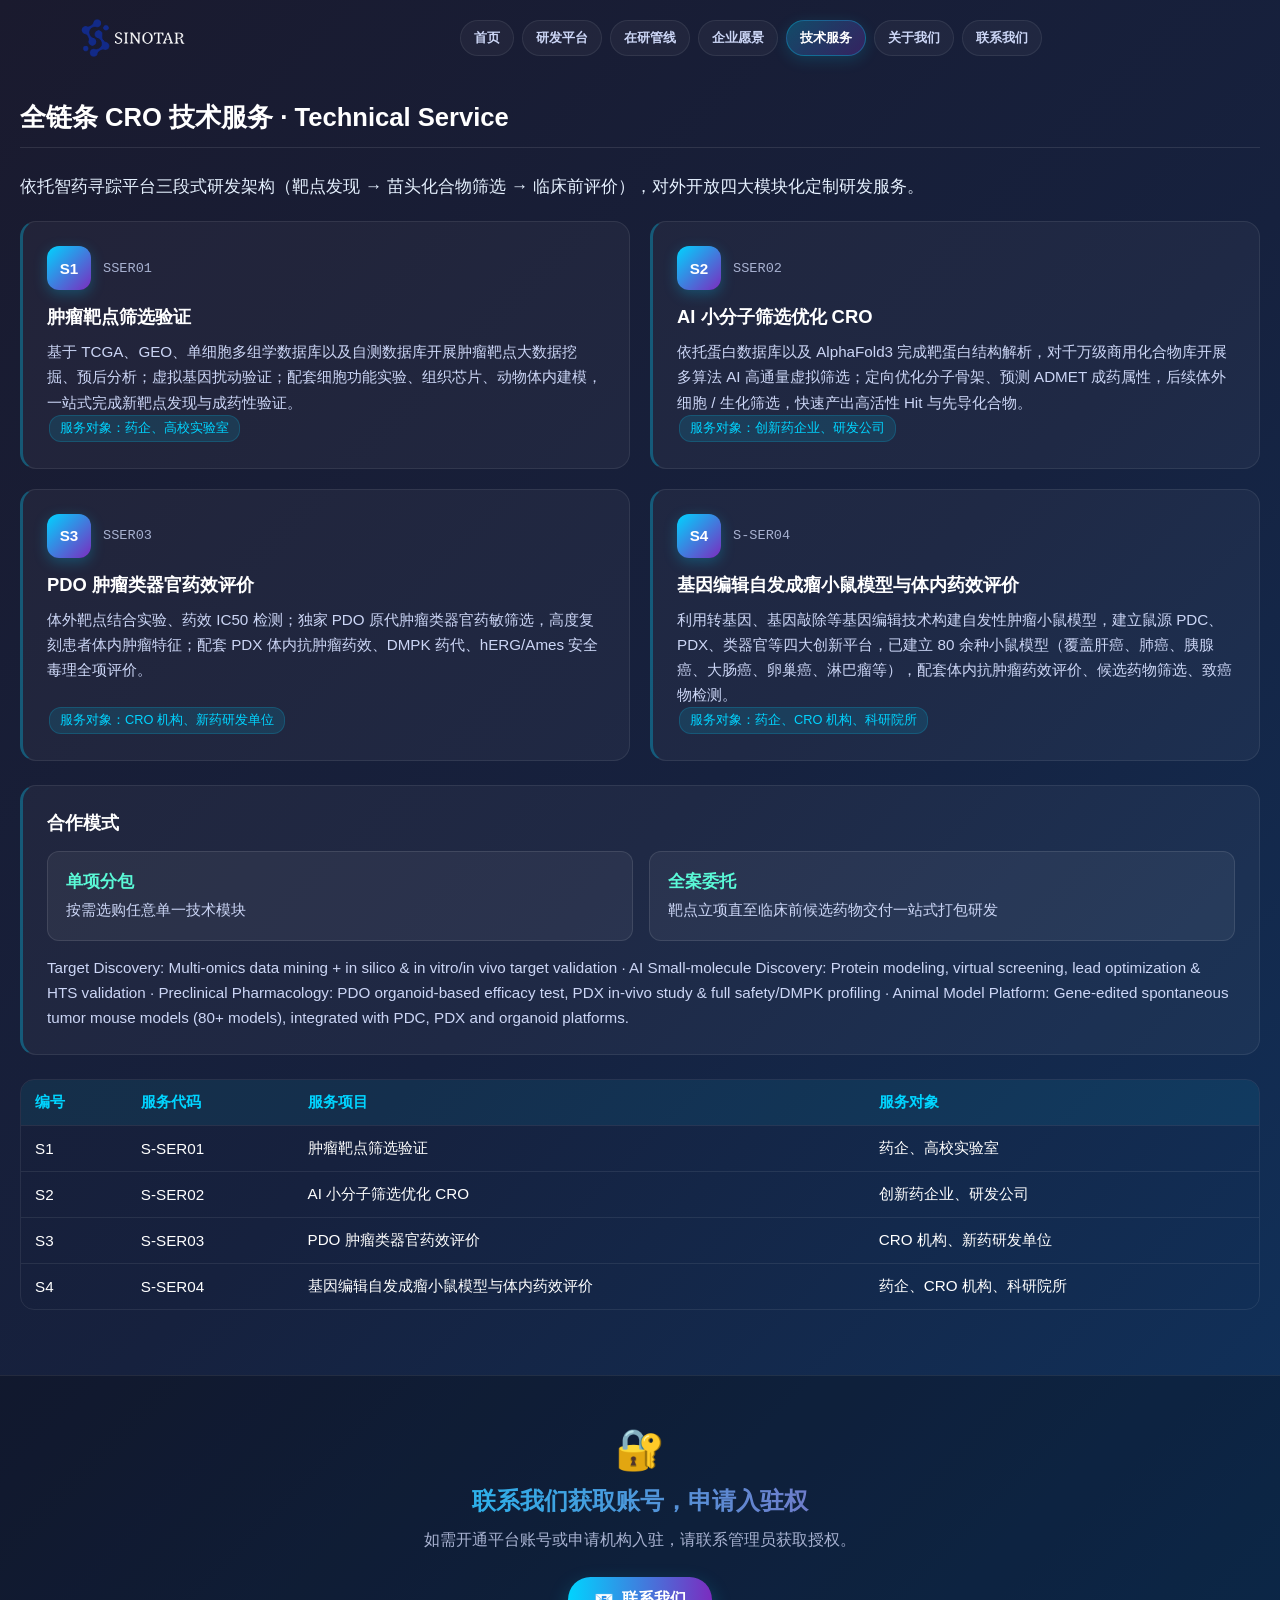
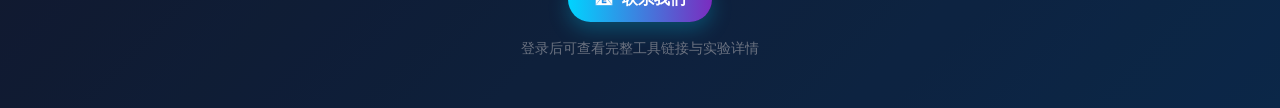
<file: services.html>
<!DOCTYPE html>
<html lang="zh-CN">
<head>
    <meta charset="UTF-8">
    <meta name="viewport" content="width=device-width, initial-scale=1.0">
    <link rel="icon" type="image/png" href="images/icon.png">
    <title>技术服务 - 智药寻踪</title>
    <link rel="stylesheet" href="style.css">
</head>
<body class="inner-page">
    <!-- 登录遮罩 -->
    <div class="login-overlay hidden" id="login-overlay">
        <div class="login-box">
            <button type="button" class="login-close" id="login-close" aria-label="关闭">×</button>
            <div class="login-logo">🧬</div>
            <h2>智药寻踪</h2>
            <p class="login-subtitle">肿瘤靶向原创新药研发平台</p>
            <form id="login-form" autocomplete="off">
                <div class="form-group">
                    <label for="username">账号</label>
                    <input type="text" id="username" placeholder="请输入账号" required>
                </div>
                <div class="form-group">
                    <label for="password">密码</label>
                    <input type="password" id="password" placeholder="请输入密码" required>
                </div>
                <button type="submit" class="login-btn">登录</button>
                <div class="login-error" id="login-error"></div>
            </form>
        </div>
    </div>

    <div class="container">
        <header class="page-header home-header">
            <a href="index.html" class="header-logo">
                <img src="images/sinotar.png" alt="Sinotar Biopharm">
            </a>
            <nav class="main-nav">
                <a href="index.html">首页</a>
                <a href="platforms.html">研发平台</a>
                <a href="pipeline.html">在研管线</a>
                <a href="vision.html">企业愿景</a>
                <a href="services.html" class="active">技术服务</a>
                <a href="about.html">关于我们</a>
                <a href="contact.html">联系我们</a>
            </nav>
        </header>

        <!-- 全局提示框 -->
        <div class="tooltip" id="global-tooltip"></div>
        <main class="home-content">
            <!-- 全链条 CRO 技术服务 -->
            <section class="home-section" id="services">
                <h3 class="section-title">全链条 CRO 技术服务 · Technical Service</h3>
                <p class="lead">
                    依托智药寻踪平台三段式研发架构（靶点发现 → 苗头化合物筛选 → 临床前评价），对外开放四大模块化定制研发服务。
                </p>

                <div class="grid-2 home-service-grid">
                    <div class="card home-service-card">
                        <div class="home-service-head">
                            <span class="home-service-num">S1</span>
                            <span class="home-service-code">SSER01</span>
                        </div>
                        <h4>肿瘤靶点筛选验证</h4>
                        <p>
                            基于 TCGA、GEO、单细胞多组学数据库以及自测数据库开展肿瘤靶点大数据挖掘、预后分析；虚拟基因扰动验证；配套细胞功能实验、组织芯片、动物体内建模，一站式完成新靶点发现与成药性验证。
                        </p>
                        <span class="tag">服务对象：药企、高校实验室</span>
                    </div>
                    <div class="card home-service-card">
                        <div class="home-service-head">
                            <span class="home-service-num">S2</span>
                            <span class="home-service-code">SSER02</span>
                        </div>
                        <h4>AI 小分子筛选优化 CRO</h4>
                        <p>
                            依托蛋白数据库以及 AlphaFold3 完成靶蛋白结构解析，对千万级商用化合物库开展多算法 AI 高通量虚拟筛选；定向优化分子骨架、预测 ADMET 成药属性，后续体外细胞 / 生化筛选，快速产出高活性 Hit 与先导化合物。
                        </p>
                        <span class="tag">服务对象：创新药企业、研发公司</span>
                    </div>
                    <div class="card home-service-card">
                        <div class="home-service-head">
                            <span class="home-service-num">S3</span>
                            <span class="home-service-code">SSER03</span>
                        </div>
                        <h4>PDO 肿瘤类器官药效评价</h4>
                        <p>
                            体外靶点结合实验、药效 IC50 检测；独家 PDO 原代肿瘤类器官药敏筛选，高度复刻患者体内肿瘤特征；配套 PDX 体内抗肿瘤药效、DMPK 药代、hERG/Ames 安全毒理全项评价。
                        </p>
                        <span class="tag">服务对象：CRO 机构、新药研发单位</span>
                    </div>
                    <div class="card home-service-card">
                        <div class="home-service-head">
                            <span class="home-service-num">S4</span>
                            <span class="home-service-code">S-SER04</span>
                        </div>
                        <h4>基因编辑自发成瘤小鼠模型与体内药效评价</h4>
                        <p>
                            利用转基因、基因敲除等基因编辑技术构建自发性肿瘤小鼠模型，建立鼠源 PDC、PDX、类器官等四大创新平台，已建立 80 余种小鼠模型（覆盖肝癌、肺癌、胰腺癌、大肠癌、卵巢癌、淋巴瘤等），配套体内抗肿瘤药效评价、候选药物筛选、致癌物检测。
                        </p>
                        <span class="tag">服务对象：药企、CRO 机构、科研院所</span>
                    </div>
                </div>

                <div class="card home-cooperation" style="margin-top: 24px;">
                    <h4>合作模式</h4>
                    <div class="home-cooperation-grid">
                        <div class="home-cooperation-item">
                            <strong>单项分包</strong>
                            <p>按需选购任意单一技术模块</p>
                        </div>
                        <div class="home-cooperation-item">
                            <strong>全案委托</strong>
                            <p>靶点立项直至临床前候选药物交付一站式打包研发</p>
                        </div>
                    </div>
                    <p class="home-en" style="margin-top: 14px;">
                        Target Discovery: Multi-omics data mining + in silico &amp; in vitro/in vivo target validation · AI Small-molecule Discovery: Protein modeling, virtual screening, lead optimization &amp; HTS validation · Preclinical Pharmacology: PDO organoid-based efficacy test, PDX in-vivo study &amp; full safety/DMPK profiling · Animal Model Platform: Gene-edited spontaneous tumor mouse models (80+ models), integrated with PDC, PDX and organoid platforms.
                    </p>
                </div>

                <div class="data-table-wrapper" style="margin-top: 24px;">
                    <table class="data-table">
                        <thead>
                            <tr><th>编号</th><th>服务代码</th><th>服务项目</th><th>服务对象</th></tr>
                        </thead>
                        <tbody>
                            <tr><td>S1</td><td>S-SER01</td><td>肿瘤靶点筛选验证</td><td>药企、高校实验室</td></tr>
                            <tr><td>S2</td><td>S-SER02</td><td>AI 小分子筛选优化 CRO</td><td>创新药企业、研发公司</td></tr>
                            <tr><td>S3</td><td>S-SER03</td><td>PDO 肿瘤类器官药效评价</td><td>CRO 机构、新药研发单位</td></tr>
                            <tr><td>S4</td><td>S-SER04</td><td>基因编辑自发成瘤小鼠模型与体内药效评价</td><td>药企、CRO 机构、科研院所</td></tr>
                        </tbody>
                    </table>
                </div>
            </section>
        </main>

        <!-- 底部入驻引导 -->
        <footer class="site-footer" id="site-footer">
            <div class="footer-inner">
                <div class="footer-icon">🔐</div>
                <h3>联系我们获取账号，申请入驻权</h3>
                <p>如需开通平台账号或申请机构入驻，请联系管理员获取授权。</p>
                <div class="footer-actions">
                    <a href="contact.html" class="footer-btn primary">
                        <span>📧</span> 联系我们
                    </a>
                </div>
                <div class="footer-tip">登录后可查看完整工具链接与实验详情</div>
            </div>
        </footer>
    </div>

    <script src="script.js"></script>
</body>
</html>
</file>
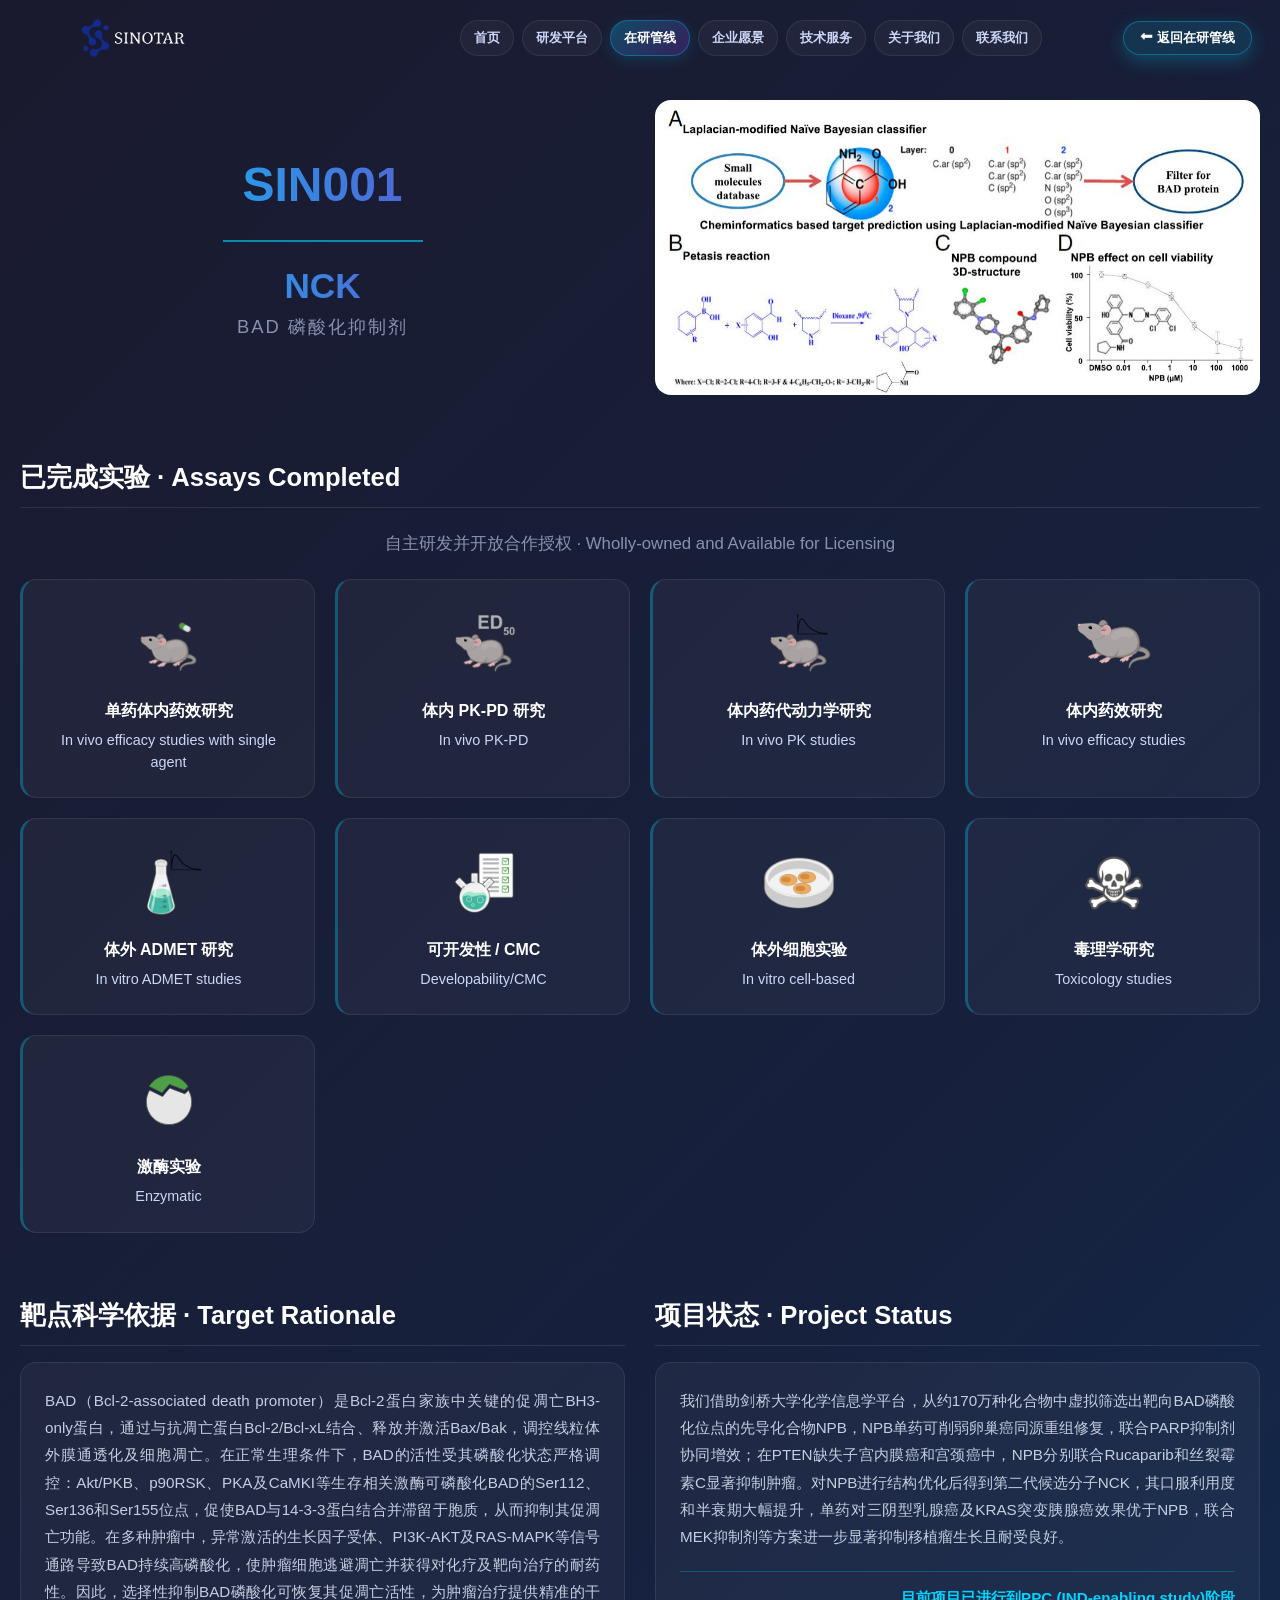
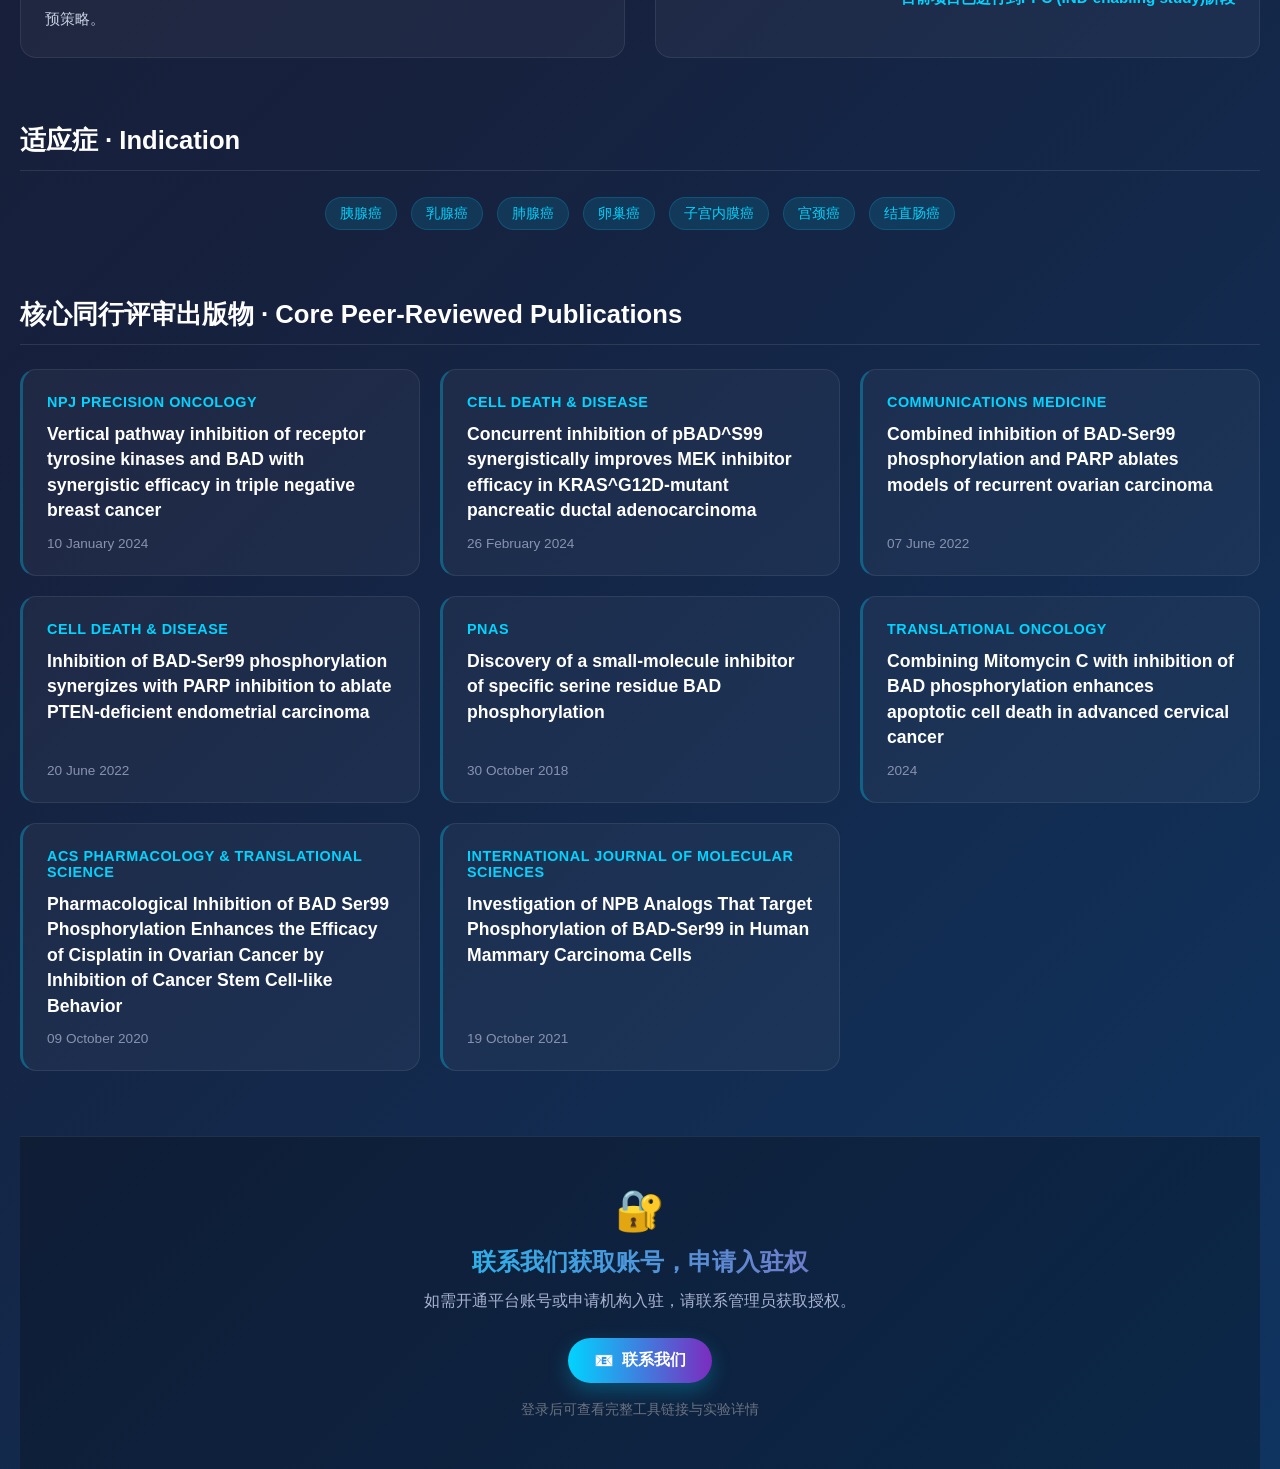
<file: sin001.html>
<!DOCTYPE html>
<html lang="zh-CN">
<head>
    <meta charset="UTF-8">
    <meta name="viewport" content="width=device-width, initial-scale=1.0">
    <link rel="icon" type="image/png" href="images/icon.png">
    <title>SIN001 - 智药寻踪</title>
    <link rel="stylesheet" href="style.css">
</head>
<body class="sin-page inner-page">
    <div class="container">
        <header class="page-header home-header">
            <a href="index.html" class="header-logo">
                <img src="images/sinotar.png" alt="Sinotar Biopharm">
            </a>
            <nav class="main-nav">
                <a href="index.html">首页</a>
                <a href="platforms.html">研发平台</a>
                <a href="pipeline.html" class="active">在研管线</a>
                <a href="vision.html">企业愿景</a>
                <a href="services.html">技术服务</a>
                <a href="about.html">关于我们</a>
                <a href="contact.html">联系我们</a>
            </nav>
            <div class="header-actions">
                <a href="pipeline.html" class="login-trigger">⬅ 返回在研管线</a>
            </div>
        </header>

        <!-- 全局提示框 -->
        <div class="tooltip" id="global-tooltip"></div>

        <main class="home-content">
            <!-- 标题区 -->
            <section class="home-section drug-hero">
                <div class="drug-header grid-2">
                    <div class="drug-header-text">
                        <h1 class="sin-title">SIN001</h1>
                        <hr class="sin-divider">
                        <h2 class="drug-name">NCK</h2>
                        <p class="drug-code">BAD 磷酸化抑制剂</p>
                    </div>
                    <div class="drug-header-image">
                        <img src="images/sin/NPB.png" alt="NPB">
                    </div>
                </div>
            </section>

            <!-- Assays Completed -->
            <section class="home-section">
                <h3 class="section-title">已完成实验 · Assays Completed</h3>
                <p class="section-subtitle">自主研发并开放合作授权 · Wholly-owned and Available for Licensing</p>
                <div class="grid-4 assay-grid">
                    <div class="card assay-card">
                        <img class="assay-icon" src="images/sin/in_vivo_efficacy_combo.png" alt="单药体内药效研究">
                        <h4>单药体内药效研究</h4>
                        <p>In vivo efficacy studies with single agent</p>
                    </div>
                    <div class="card assay-card">
                        <img class="assay-icon" src="images/sin/in_vivo_pkpd.png" alt="体内 PK-PD 研究">
                        <h4>体内 PK-PD 研究</h4>
                        <p>In vivo PK-PD</p>
                    </div>
                    <div class="card assay-card">
                        <img class="assay-icon" src="images/sin/in_vivo_pk.png" alt="体内药代动力学研究">
                        <h4>体内药代动力学研究</h4>
                        <p>In vivo PK studies</p>
                    </div>
                    <div class="card assay-card">
                        <img class="assay-icon" src="images/sin/preclinical.svg" alt="体内药效研究">
                        <h4>体内药效研究</h4>
                        <p>In vivo efficacy studies</p>
                    </div>
                    <div class="card assay-card">
                        <img class="assay-icon" src="images/sin/in_vitro_admet.png" alt="体外 ADMET 研究">
                        <h4>体外 ADMET 研究</h4>
                        <p>In vitro ADMET studies</p>
                    </div>
                    <div class="card assay-card">
                        <img class="assay-icon" src="images/sin/developability_cmc.png" alt="可开发性 / CMC">
                        <h4>可开发性 / CMC</h4>
                        <p>Developability/CMC</p>
                    </div>
                    <div class="card assay-card">
                        <img class="assay-icon" src="images/sin/in_vitro_cell_based.png" alt="体外细胞实验">
                        <h4>体外细胞实验</h4>
                        <p>In vitro cell-based</p>
                    </div>
                    <div class="card assay-card">
                        <img class="assay-icon" src="images/sin/toxicology.png" alt="毒理学研究">
                        <h4>毒理学研究</h4>
                        <p>Toxicology studies</p>
                    </div>
                    <div class="card assay-card">
                        <img class="assay-icon" src="images/sin/enzymatic.svg" alt="酶学实验">
                        <h4>激酶实验</h4>
                        <p>Enzymatic</p>
                    </div>
                </div>
            </section>

            <!-- Target Rationale & Project Status -->
            <section class="home-section">
                <div class="grid-2 info-split">
                    <div class="info-block">
                        <h3 class="section-title">靶点科学依据 · Target Rationale</h3>
                        <div class="info-content">
                            <p class="info-text">BAD（Bcl-2-associated death promoter）是Bcl-2蛋白家族中关键的促凋亡BH3-only蛋白，通过与抗凋亡蛋白Bcl-2/Bcl-xL结合、释放并激活Bax/Bak，调控线粒体外膜通透化及细胞凋亡。在正常生理条件下，BAD的活性受其磷酸化状态严格调控：Akt/PKB、p90RSK、PKA及CaMKI等生存相关激酶可磷酸化BAD的Ser112、Ser136和Ser155位点，促使BAD与14-3-3蛋白结合并滞留于胞质，从而抑制其促凋亡功能。在多种肿瘤中，异常激活的生长因子受体、PI3K-AKT及RAS-MAPK等信号通路导致BAD持续高磷酸化，使肿瘤细胞逃避凋亡并获得对化疗及靶向治疗的耐药性。因此，选择性抑制BAD磷酸化可恢复其促凋亡活性，为肿瘤治疗提供精准的干预策略。</p>
                        </div>
                    </div>
                    <div class="info-block">
                        <h3 class="section-title">项目状态 · Project Status</h3>
                        <div class="info-content">
                            <p class="info-text">我们借助剑桥大学化学信息学平台，从约170万种化合物中虚拟筛选出靶向BAD磷酸化位点的先导化合物NPB，NPB单药可削弱卵巢癌同源重组修复，联合PARP抑制剂协同增效；在PTEN缺失子宫内膜癌和宫颈癌中，NPB分别联合Rucaparib和丝裂霉素C显著抑制肿瘤。对NPB进行结构优化后得到第二代候选分子NCK，其口服利用度和半衰期大幅提升，单药对三阴型乳腺癌及KRAS突变胰腺癌效果优于NPB，联合MEK抑制剂等方案进一步显著抑制移植瘤生长且耐受良好。</p>
                            <div class="status-footer">目前项目已进行到PPC (IND-enabling study)阶段</div>
                        </div>
                    </div>
                </div>
            </section>

            <!-- Indication -->
            <section class="home-section">
                <h3 class="section-title">适应症 · Indication</h3>
                <div class="indication-tags">
                    <span class="tag">胰腺癌</span>
                    <span class="tag">乳腺癌</span>
                    <span class="tag">肺腺癌</span>
                    <span class="tag">卵巢癌</span>
                    <span class="tag">子宫内膜癌</span>
                    <span class="tag">宫颈癌</span>
                    <span class="tag">结直肠癌</span>
                </div>
            </section>

            <!-- Core Peer-Reviewed Publications -->
            <section class="home-section">
                <h3 class="section-title">核心同行评审出版物 · Core Peer-Reviewed Publications</h3>
                <div class="grid-3 publication-grid">
                    <a href="https://doi.org/10.1038/s41698-023-00489-3" class="card publication-card" target="_blank" rel="noopener noreferrer">
                        <div class="publication-journal">npj Precision Oncology</div>
                        <h4>Vertical pathway inhibition of receptor tyrosine kinases and BAD with synergistic efficacy in triple negative breast cancer</h4>
                        <div class="publication-date">10 January 2024</div>
                    </a>
                    <a href="https://doi.org/10.1038/s41419-024-06551-7" class="card publication-card" target="_blank" rel="noopener noreferrer">
                        <div class="publication-journal">Cell Death & Disease</div>
                        <h4>Concurrent inhibition of pBAD^S99 synergistically improves MEK inhibitor efficacy in KRAS^G12D-mutant pancreatic ductal adenocarcinoma</h4>
                        <div class="publication-date">26 February 2024</div>
                    </a>
                    <a href="https://doi.org/10.1038/s43856-022-00142-3" class="card publication-card" target="_blank" rel="noopener noreferrer">
                        <div class="publication-journal">Communications Medicine</div>
                        <h4>Combined inhibition of BAD-Ser99 phosphorylation and PARP ablates models of recurrent ovarian carcinoma</h4>
                        <div class="publication-date">07 June 2022</div>
                    </a>
                    <a href="https://doi.org/10.1038/s41419-022-04982-8" class="card publication-card" target="_blank" rel="noopener noreferrer">
                        <div class="publication-journal">Cell Death & Disease</div>
                        <h4>Inhibition of BAD-Ser99 phosphorylation synergizes with PARP inhibition to ablate PTEN-deficient endometrial carcinoma</h4>
                        <div class="publication-date">20 June 2022</div>
                    </a>
                    <a href="https://doi.org/10.1073/pnas.1804897115" class="card publication-card" target="_blank" rel="noopener noreferrer">
                        <div class="publication-journal">PNAS</div>
                        <h4>Discovery of a small-molecule inhibitor of specific serine residue BAD phosphorylation</h4>
                        <div class="publication-date">30 October 2018</div>
                    </a>
                    <a href="https://doi.org/10.1016/j.tranon.2024.102103" class="card publication-card" target="_blank" rel="noopener noreferrer">
                        <div class="publication-journal">Translational Oncology</div>
                        <h4>Combining Mitomycin C with inhibition of BAD phosphorylation enhances apoptotic cell death in advanced cervical cancer</h4>
                        <div class="publication-date">2024</div>
                    </a>
                    <a href="https://doi.org/10.1021/acsptsci.0c00064" class="card publication-card" target="_blank" rel="noopener noreferrer">
                        <div class="publication-journal">ACS Pharmacology & Translational Science</div>
                        <h4>Pharmacological Inhibition of BAD Ser99 Phosphorylation Enhances the Efficacy of Cisplatin in Ovarian Cancer by Inhibition of Cancer Stem Cell-like Behavior</h4>
                        <div class="publication-date">09 October 2020</div>
                    </a>
                    <a href="https://doi.org/10.3390/ijms222011002" class="card publication-card" target="_blank" rel="noopener noreferrer">
                        <div class="publication-journal">International Journal of Molecular Sciences</div>
                        <h4>Investigation of NPB Analogs That Target Phosphorylation of BAD-Ser99 in Human Mammary Carcinoma Cells</h4>
                        <div class="publication-date">19 October 2021</div>
                    </a>
                </div>
            </section>

            <!-- 底部入驻引导 -->
            <footer class="site-footer" id="site-footer">
                <div class="footer-inner">
                    <div class="footer-icon">🔐</div>
                    <h3>联系我们获取账号，申请入驻权</h3>
                    <p>如需开通平台账号或申请机构入驻，请联系管理员获取授权。</p>
                    <div class="footer-actions">
                        <a href="contact.html" class="footer-btn primary">
                            <span>📧</span> 联系我们
                        </a>
                    </div>
                    <div class="footer-tip">登录后可查看完整工具链接与实验详情</div>
                </div>
            </footer>
        </main>
    </div>

    <script src="script.js"></script>
</body>
</html>
</file>
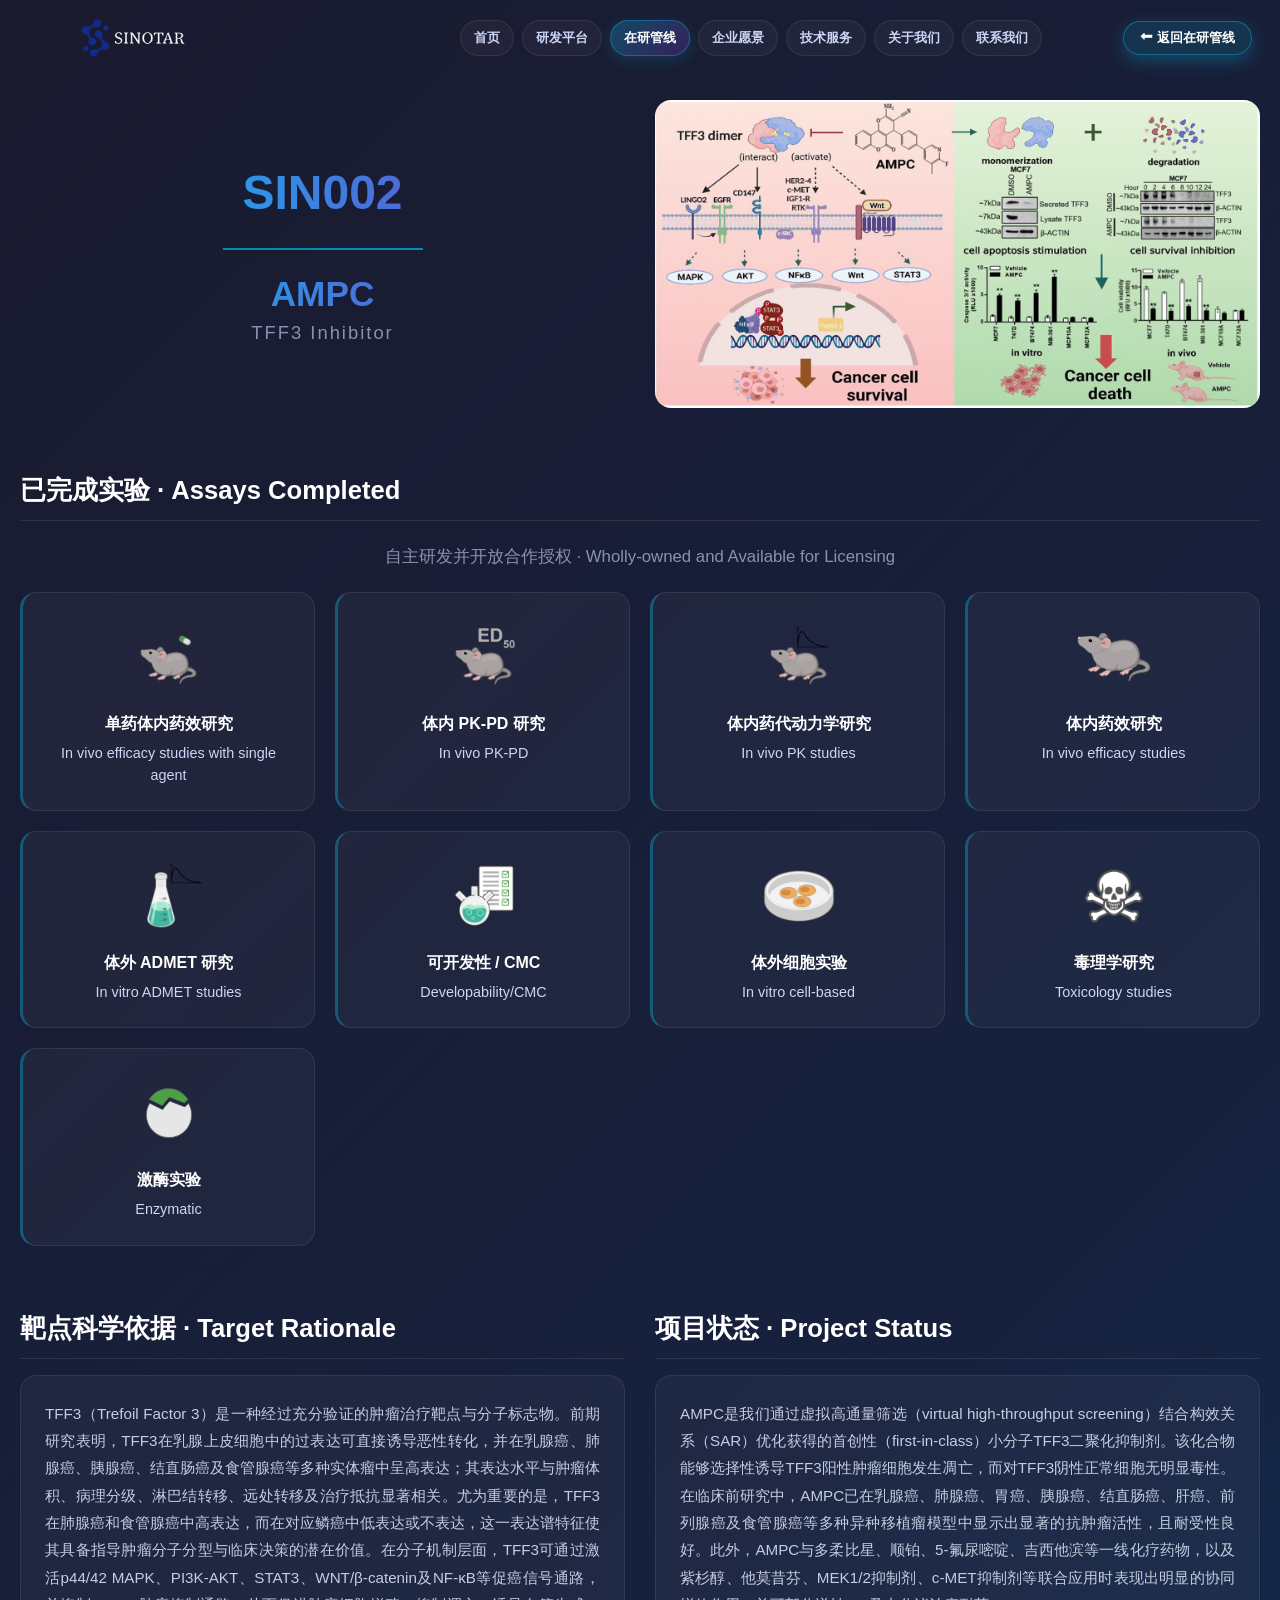
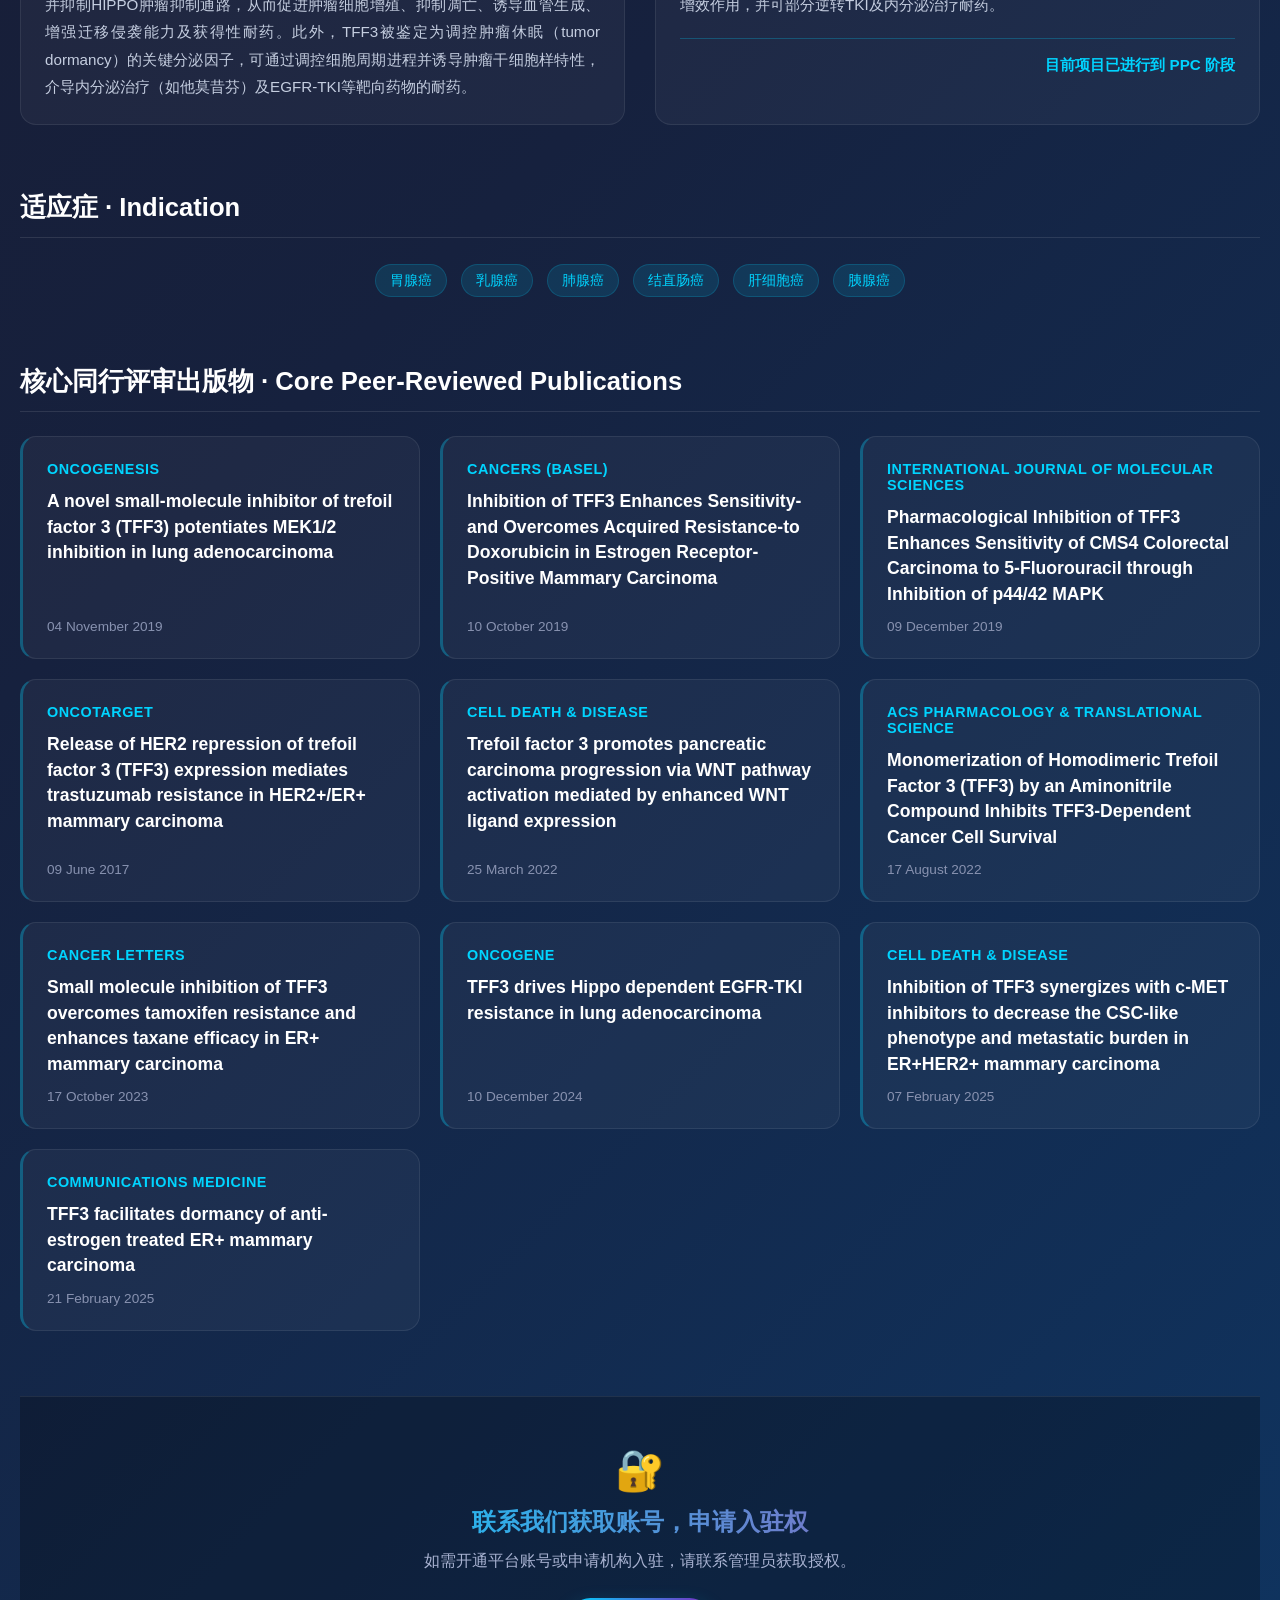
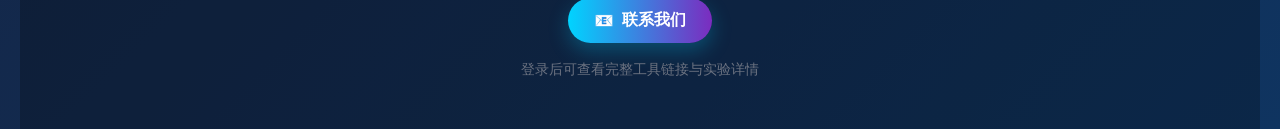
<file: sin002.html>
<!DOCTYPE html>
<html lang="zh-CN">
<head>
    <meta charset="UTF-8">
    <meta name="viewport" content="width=device-width, initial-scale=1.0">
    <link rel="icon" type="image/png" href="images/icon.png">
    <title>SIN002 - 智药寻踪</title>
    <link rel="stylesheet" href="style.css">
</head>
<body class="sin-page inner-page">
    <div class="container">
        <header class="page-header home-header">
            <a href="index.html" class="header-logo">
                <img src="images/sinotar.png" alt="Sinotar Biopharm">
            </a>
            <nav class="main-nav">
                <a href="index.html">首页</a>
                <a href="platforms.html">研发平台</a>
                <a href="pipeline.html" class="active">在研管线</a>
                <a href="vision.html">企业愿景</a>
                <a href="services.html">技术服务</a>
                <a href="about.html">关于我们</a>
                <a href="contact.html">联系我们</a>
            </nav>
            <div class="header-actions">
                <a href="pipeline.html" class="login-trigger">⬅ 返回在研管线</a>
            </div>
        </header>

        <!-- 全局提示框 -->
        <div class="tooltip" id="global-tooltip"></div>

        <main class="home-content">
            <!-- 标题区 -->
            <section class="home-section drug-hero">
                <div class="drug-header grid-2">
                    <div class="drug-header-text">
                        <h1 class="sin-title">SIN002</h1>
                        <hr class="sin-divider">
                        <h2 class="drug-name">AMPC</h2>
                        <p class="drug-code">TFF3 Inhibitor</p>
                    </div>
                    <div class="drug-header-image">
                        <img src="images/sin/tileshop.jpg" alt="AMPC">
                    </div>
                </div>
            </section>

            <!-- Assays Completed -->
            <section class="home-section">
                <h3 class="section-title">已完成实验 · Assays Completed</h3>
                <p class="section-subtitle">自主研发并开放合作授权 · Wholly-owned and Available for Licensing</p>
                <div class="grid-4 assay-grid">
                    <div class="card assay-card">
                        <img class="assay-icon" src="images/sin/in_vivo_efficacy_combo.png" alt="单药体内药效研究">
                        <h4>单药体内药效研究</h4>
                        <p>In vivo efficacy studies with single agent</p>
                    </div>
                    <div class="card assay-card">
                        <img class="assay-icon" src="images/sin/in_vivo_pkpd.png" alt="体内 PK-PD 研究">
                        <h4>体内 PK-PD 研究</h4>
                        <p>In vivo PK-PD</p>
                    </div>
                    <div class="card assay-card">
                        <img class="assay-icon" src="images/sin/in_vivo_pk.png" alt="体内药代动力学研究">
                        <h4>体内药代动力学研究</h4>
                        <p>In vivo PK studies</p>
                    </div>
                    <div class="card assay-card">
                        <img class="assay-icon" src="images/sin/preclinical.svg" alt="体内药效研究">
                        <h4>体内药效研究</h4>
                        <p>In vivo efficacy studies</p>
                    </div>
                    <div class="card assay-card">
                        <img class="assay-icon" src="images/sin/in_vitro_admet.png" alt="体外 ADMET 研究">
                        <h4>体外 ADMET 研究</h4>
                        <p>In vitro ADMET studies</p>
                    </div>
                    <div class="card assay-card">
                        <img class="assay-icon" src="images/sin/developability_cmc.png" alt="可开发性 / CMC">
                        <h4>可开发性 / CMC</h4>
                        <p>Developability/CMC</p>
                    </div>
                    <div class="card assay-card">
                        <img class="assay-icon" src="images/sin/in_vitro_cell_based.png" alt="体外细胞实验">
                        <h4>体外细胞实验</h4>
                        <p>In vitro cell-based</p>
                    </div>
                    <div class="card assay-card">
                        <img class="assay-icon" src="images/sin/toxicology.png" alt="毒理学研究">
                        <h4>毒理学研究</h4>
                        <p>Toxicology studies</p>
                    </div>
                    <div class="card assay-card">
                        <img class="assay-icon" src="images/sin/enzymatic.svg" alt="酶学实验">
                        <h4>激酶实验</h4>
                        <p>Enzymatic</p>
                    </div>
                </div>
            </section>

            <!-- Target Rationale & Project Status -->
            <section class="home-section">
                <div class="grid-2 info-split">
                    <div class="info-block">
                        <h3 class="section-title">靶点科学依据 · Target Rationale</h3>
                        <div class="info-content">
                            <p class="info-text">TFF3（Trefoil Factor 3）是一种经过充分验证的肿瘤治疗靶点与分子标志物。前期研究表明，TFF3在乳腺上皮细胞中的过表达可直接诱导恶性转化，并在乳腺癌、肺腺癌、胰腺癌、结直肠癌及食管腺癌等多种实体瘤中呈高表达；其表达水平与肿瘤体积、病理分级、淋巴结转移、远处转移及治疗抵抗显著相关。尤为重要的是，TFF3在肺腺癌和食管腺癌中高表达，而在对应鳞癌中低表达或不表达，这一表达谱特征使其具备指导肿瘤分子分型与临床决策的潜在价值。在分子机制层面，TFF3可通过激活p44/42 MAPK、PI3K-AKT、STAT3、WNT/β-catenin及NF-κB等促癌信号通路，并抑制HIPPO肿瘤抑制通路，从而促进肿瘤细胞增殖、抑制凋亡、诱导血管生成、增强迁移侵袭能力及获得性耐药。此外，TFF3被鉴定为调控肿瘤休眠（tumor dormancy）的关键分泌因子，可通过调控细胞周期进程并诱导肿瘤干细胞样特性，介导内分泌治疗（如他莫昔芬）及EGFR-TKI等靶向药物的耐药。</p>
                        </div>
                    </div>
                    <div class="info-block">
                        <h3 class="section-title">项目状态 · Project Status</h3>
                        <div class="info-content">
                            <p class="info-text">AMPC是我们通过虚拟高通量筛选（virtual high-throughput screening）结合构效关系（SAR）优化获得的首创性（first-in-class）小分子TFF3二聚化抑制剂。该化合物能够选择性诱导TFF3阳性肿瘤细胞发生凋亡，而对TFF3阴性正常细胞无明显毒性。在临床前研究中，AMPC已在乳腺癌、肺腺癌、胃癌、胰腺癌、结直肠癌、肝癌、前列腺癌及食管腺癌等多种异种移植瘤模型中显示出显著的抗肿瘤活性，且耐受性良好。此外，AMPC与多柔比星、顺铂、5-氟尿嘧啶、吉西他滨等一线化疗药物，以及紫杉醇、他莫昔芬、MEK1/2抑制剂、c-MET抑制剂等联合应用时表现出明显的协同增效作用，并可部分逆转TKI及内分泌治疗耐药。</p>
                            <div class="status-footer">目前项目已进行到 PPC 阶段</div>
                        </div>
                    </div>
                </div>
            </section>

            <!-- Indication -->
            <section class="home-section">
                <h3 class="section-title">适应症 · Indication</h3>
                <div class="indication-tags">
                    <span class="tag">胃腺癌</span>
                    <span class="tag">乳腺癌</span>
                    <span class="tag">肺腺癌</span>
                    <span class="tag">结直肠癌</span>
                    <span class="tag">肝细胞癌</span>
                    <span class="tag">胰腺癌</span>
                </div>
            </section>

            <!-- Core Peer-Reviewed Publications -->
            <section class="home-section">
                <h3 class="section-title">核心同行评审出版物 · Core Peer-Reviewed Publications</h3>
                <div class="grid-3 publication-grid">
                    <a href="https://www.nature.com/articles/s41389-019-0173-8" class="card publication-card" target="_blank" rel="noopener noreferrer">
                        <div class="publication-journal">Oncogenesis</div>
                        <h4>A novel small-molecule inhibitor of trefoil factor 3 (TFF3) potentiates MEK1/2 inhibition in lung adenocarcinoma</h4>
                        <div class="publication-date">04 November 2019</div>
                    </a>
                    <a href="https://www.mdpi.com/2072-6694/11/10/1528" class="card publication-card" target="_blank" rel="noopener noreferrer">
                        <div class="publication-journal">Cancers (Basel)</div>
                        <h4>Inhibition of TFF3 Enhances Sensitivity-and Overcomes Acquired Resistance-to Doxorubicin in Estrogen Receptor-Positive Mammary Carcinoma</h4>
                        <div class="publication-date">10 October 2019</div>
                    </a>
                    <a href="https://doi.org/10.3390/ijms20246215" class="card publication-card" target="_blank" rel="noopener noreferrer">
                        <div class="publication-journal">International Journal of Molecular Sciences</div>
                        <h4>Pharmacological Inhibition of TFF3 Enhances Sensitivity of CMS4 Colorectal Carcinoma to 5-Fluorouracil through Inhibition of p44/42 MAPK</h4>
                        <div class="publication-date">09 December 2019</div>
                    </a>
                    <a href="https://doi.org/10.18632/oncotarget.18431" class="card publication-card" target="_blank" rel="noopener noreferrer">
                        <div class="publication-journal">Oncotarget</div>
                        <h4>Release of HER2 repression of trefoil factor 3 (TFF3) expression mediates trastuzumab resistance in HER2+/ER+ mammary carcinoma</h4>
                        <div class="publication-date">09 June 2017</div>
                    </a>
                    <a href="https://doi.org/10.1038/s41419-022-04700-4" class="card publication-card" target="_blank" rel="noopener noreferrer">
                        <div class="publication-journal">Cell Death & Disease</div>
                        <h4>Trefoil factor 3 promotes pancreatic carcinoma progression via WNT pathway activation mediated by enhanced WNT ligand expression</h4>
                        <div class="publication-date">25 March 2022</div>
                    </a>
                    <a href="https://pubs.acs.org/doi/10.1021/acsptsci.2c00044" class="card publication-card" target="_blank" rel="noopener noreferrer">
                        <div class="publication-journal">ACS Pharmacology & Translational Science</div>
                        <h4>Monomerization of Homodimeric Trefoil Factor 3 (TFF3) by an Aminonitrile Compound Inhibits TFF3-Dependent Cancer Cell Survival</h4>
                        <div class="publication-date">17 August 2022</div>
                    </a>
                    <a href="https://doi.org/10.1016/j.canlet.2023.216443" class="card publication-card" target="_blank" rel="noopener noreferrer">
                        <div class="publication-journal">Cancer Letters</div>
                        <h4>Small molecule inhibition of TFF3 overcomes tamoxifen resistance and enhances taxane efficacy in ER+ mammary carcinoma</h4>
                        <div class="publication-date">17 October 2023</div>
                    </a>
                    <a href="https://doi.org/10.1038/s41388-024-03244-5" class="card publication-card" target="_blank" rel="noopener noreferrer">
                        <div class="publication-journal">Oncogene</div>
                        <h4>TFF3 drives Hippo dependent EGFR-TKI resistance in lung adenocarcinoma</h4>
                        <div class="publication-date">10 December 2024</div>
                    </a>
                    <a href="https://doi.org/10.1038/s41419-025-07387-5" class="card publication-card" target="_blank" rel="noopener noreferrer">
                        <div class="publication-journal">Cell Death & Disease</div>
                        <h4>Inhibition of TFF3 synergizes with c-MET inhibitors to decrease the CSC-like phenotype and metastatic burden in ER+HER2+ mammary carcinoma</h4>
                        <div class="publication-date">07 February 2025</div>
                    </a>
                    <a href="https://doi.org/10.1038/s43856-024-00710-9" class="card publication-card" target="_blank" rel="noopener noreferrer">
                        <div class="publication-journal">Communications Medicine</div>
                        <h4>TFF3 facilitates dormancy of anti-estrogen treated ER+ mammary carcinoma</h4>
                        <div class="publication-date">21 February 2025</div>
                    </a>
                </div>
            </section>

            <!-- 底部入驻引导 -->
            <footer class="site-footer" id="site-footer">
                <div class="footer-inner">
                    <div class="footer-icon">🔐</div>
                    <h3>联系我们获取账号，申请入驻权</h3>
                    <p>如需开通平台账号或申请机构入驻，请联系管理员获取授权。</p>
                    <div class="footer-actions">
                        <a href="contact.html" class="footer-btn primary">
                            <span>📧</span> 联系我们
                        </a>
                    </div>
                    <div class="footer-tip">登录后可查看完整工具链接与实验详情</div>
                </div>
            </footer>
        </main>
    </div>

    <script src="script.js"></script>
</body>
</html>
</file>
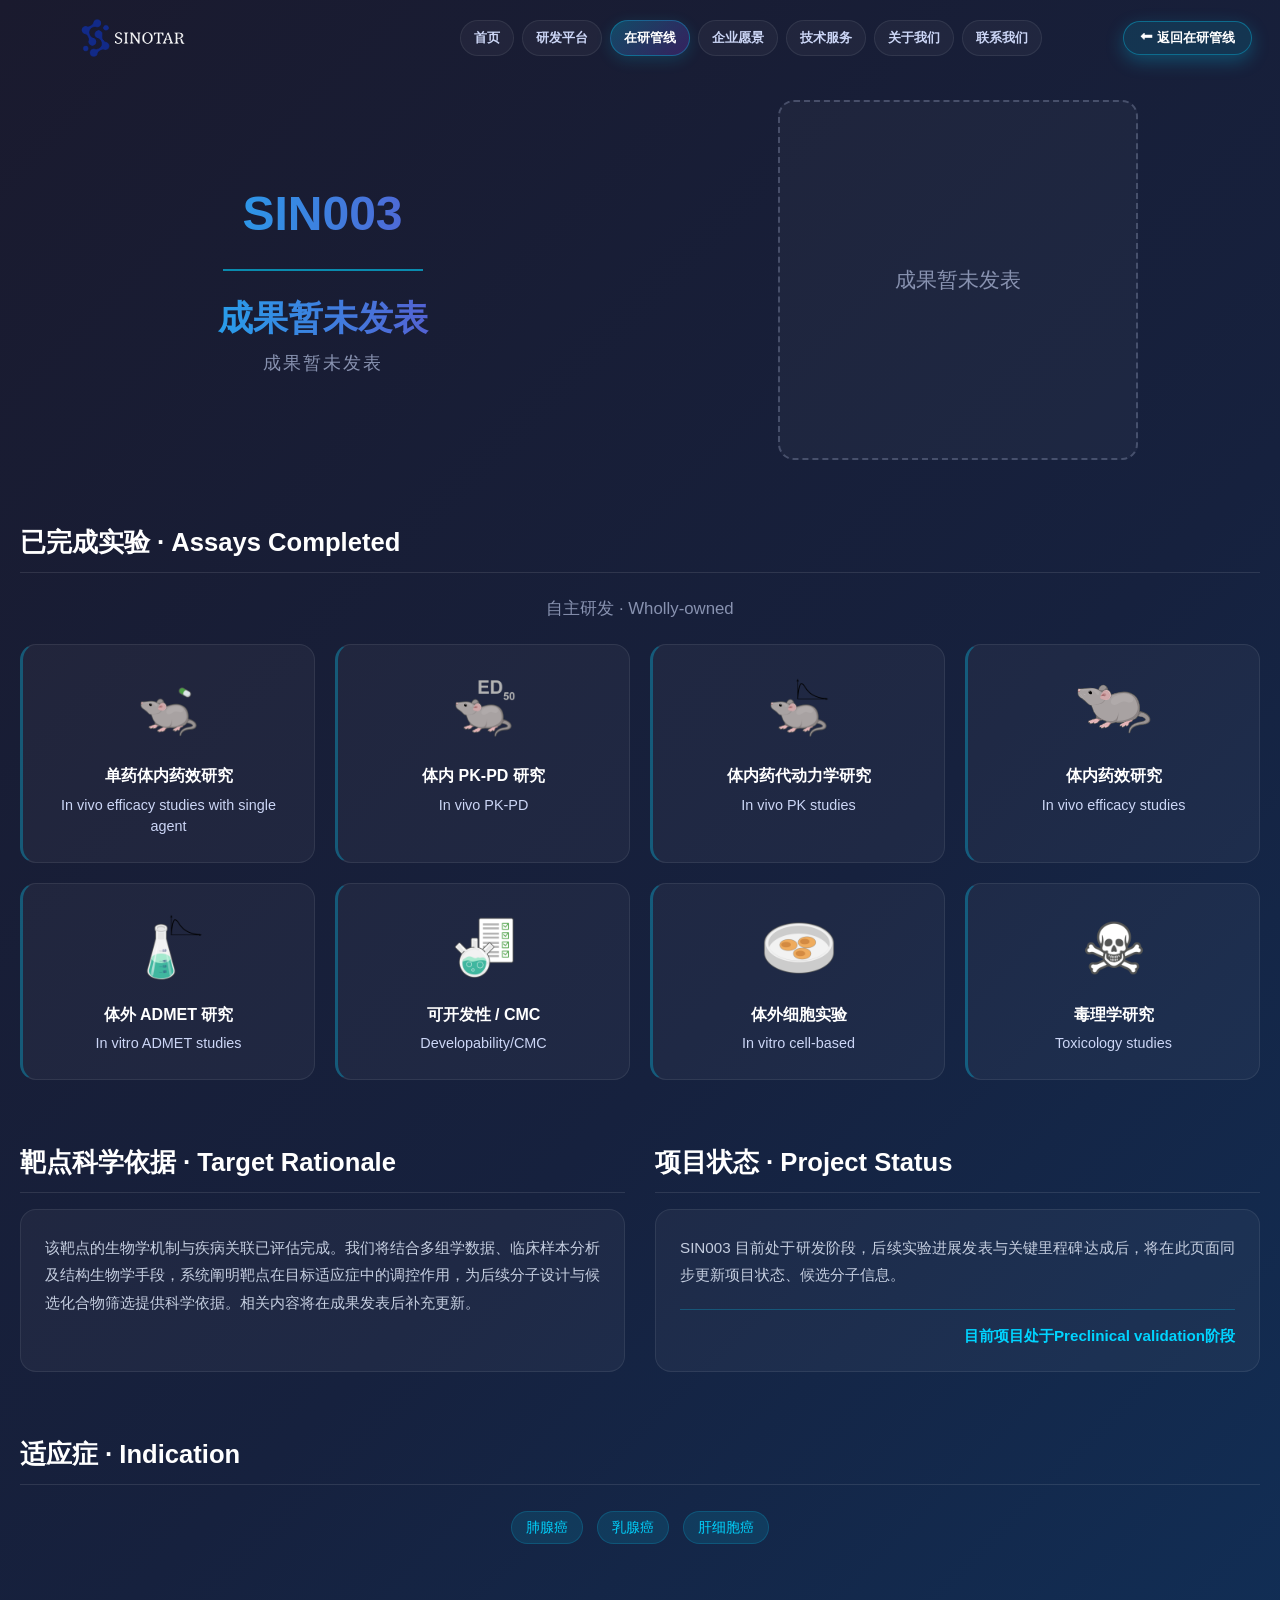
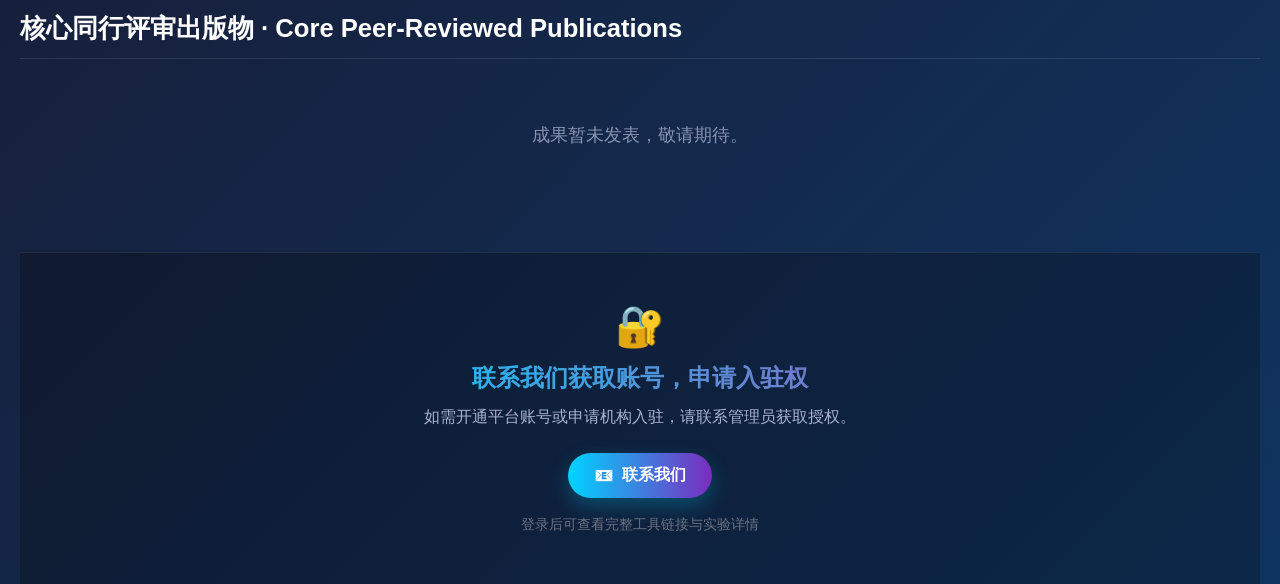
<file: sin003.html>
<!DOCTYPE html>
<html lang="zh-CN">
<head>
    <meta charset="UTF-8">
    <meta name="viewport" content="width=device-width, initial-scale=1.0">
    <link rel="icon" type="image/png" href="images/icon.png">
    <title>SIN003 - 智药寻踪</title>
    <link rel="stylesheet" href="style.css">
</head>
<body class="sin-page inner-page">
    <div class="container">
        <header class="page-header home-header">
            <a href="index.html" class="header-logo">
                <img src="images/sinotar.png" alt="Sinotar Biopharm">
            </a>
            <nav class="main-nav">
                <a href="index.html">首页</a>
                <a href="platforms.html">研发平台</a>
                <a href="pipeline.html" class="active">在研管线</a>
                <a href="vision.html">企业愿景</a>
                <a href="services.html">技术服务</a>
                <a href="about.html">关于我们</a>
                <a href="contact.html">联系我们</a>
            </nav>
            <div class="header-actions">
                <a href="pipeline.html" class="login-trigger">⬅ 返回在研管线</a>
            </div>
        </header>

        <!-- 全局提示框 -->
        <div class="tooltip" id="global-tooltip"></div>

        <main class="home-content">
            <!-- 标题区 -->
            <section class="home-section drug-hero">
                <div class="drug-header grid-2">
                    <div class="drug-header-text">
                        <h1 class="sin-title">SIN003</h1>
                        <hr class="sin-divider">
                        <h2 class="drug-name">成果暂未发表</h2>
                        <p class="drug-code">成果暂未发表</p>
                    </div>
                    <div class="drug-header-image">
                        <div class="placeholder-image-box">成果暂未发表</div>
                    </div>
                </div>
            </section>

            <!-- Assays Completed -->
            <section class="home-section">
                <h3 class="section-title">已完成实验 · Assays Completed</h3>
                <p class="section-subtitle">自主研发 · Wholly-owned</p>
                <div class="grid-4 assay-grid">
                    <div class="card assay-card">
                        <img class="assay-icon" src="images/sin/in_vivo_efficacy_combo.png" alt="单药体内药效研究">
                        <h4>单药体内药效研究</h4>
                        <p>In vivo efficacy studies with single agent</p>
                    </div>
                    <div class="card assay-card">
                        <img class="assay-icon" src="images/sin/in_vivo_pkpd.png" alt="体内 PK-PD 研究">
                        <h4>体内 PK-PD 研究</h4>
                        <p>In vivo PK-PD</p>
                    </div>
                    <div class="card assay-card">
                        <img class="assay-icon" src="images/sin/in_vivo_pk.png" alt="体内药代动力学研究">
                        <h4>体内药代动力学研究</h4>
                        <p>In vivo PK studies</p>
                    </div>
                    <div class="card assay-card">
                        <img class="assay-icon" src="images/sin/preclinical.svg" alt="体内药效研究">
                        <h4>体内药效研究</h4>
                        <p>In vivo efficacy studies</p>
                    </div>
                    <div class="card assay-card">
                        <img class="assay-icon" src="images/sin/in_vitro_admet.png" alt="体外 ADMET 研究">
                        <h4>体外 ADMET 研究</h4>
                        <p>In vitro ADMET studies</p>
                    </div>
                    <div class="card assay-card">
                        <img class="assay-icon" src="images/sin/developability_cmc.png" alt="可开发性 / CMC">
                        <h4>可开发性 / CMC</h4>
                        <p>Developability/CMC</p>
                    </div>
                    <div class="card assay-card">
                        <img class="assay-icon" src="images/sin/in_vitro_cell_based.png" alt="体外细胞实验">
                        <h4>体外细胞实验</h4>
                        <p>In vitro cell-based</p>
                    </div>
                    <div class="card assay-card">
                        <img class="assay-icon" src="images/sin/toxicology.png" alt="毒理学研究">
                        <h4>毒理学研究</h4>
                        <p>Toxicology studies</p>
                    </div>
                </div>
            </section>

            <!-- Target Rationale & Project Status -->
            <section class="home-section">
                <div class="grid-2 info-split">
                    <div class="info-block">
                        <h3 class="section-title">靶点科学依据 · Target Rationale</h3>
                        <div class="info-content">
                            <p class="info-text">该靶点的生物学机制与疾病关联已评估完成。我们将结合多组学数据、临床样本分析及结构生物学手段，系统阐明靶点在目标适应症中的调控作用，为后续分子设计与候选化合物筛选提供科学依据。相关内容将在成果发表后补充更新。</p>
                        </div>
                    </div>
                    <div class="info-block">
                        <h3 class="section-title">项目状态 · Project Status</h3>
                        <div class="info-content">
                            <p class="info-text">SIN003 目前处于研发阶段，后续实验进展发表与关键里程碑达成后，将在此页面同步更新项目状态、候选分子信息。</p>
                            <div class="status-footer">目前项目处于Preclinical validation阶段</div>
                        </div>
                    </div>
                </div>
            </section>

            <!-- Indication -->
            <section class="home-section">
                <h3 class="section-title">适应症 · Indication</h3>
                <div class="indication-tags">
                    <span class="tag">肺腺癌</span>
                    <span class="tag">乳腺癌</span>
                    <span class="tag">肝细胞癌</span>
                </div>
            </section>

            <!-- Core Peer-Reviewed Publications -->
            <section class="home-section">
                <h3 class="section-title">核心同行评审出版物 · Core Peer-Reviewed Publications</h3>
                <div class="publication-placeholder" style="text-align: center; padding: 40px; color: #8892b0; font-size: 1.1em;">
                    成果暂未发表，敬请期待。
                </div>
            </section>

            <!-- 底部入驻引导 -->
            <footer class="site-footer" id="site-footer">
                <div class="footer-inner">
                    <div class="footer-icon">🔐</div>
                    <h3>联系我们获取账号，申请入驻权</h3>
                    <p>如需开通平台账号或申请机构入驻，请联系管理员获取授权。</p>
                    <div class="footer-actions">
                        <a href="contact.html" class="footer-btn primary">
                            <span>📧</span> 联系我们
                        </a>
                    </div>
                    <div class="footer-tip">登录后可查看完整工具链接与实验详情</div>
                </div>
            </footer>
        </main>
    </div>

    <script src="script.js"></script>
</body>
</html>
</file>
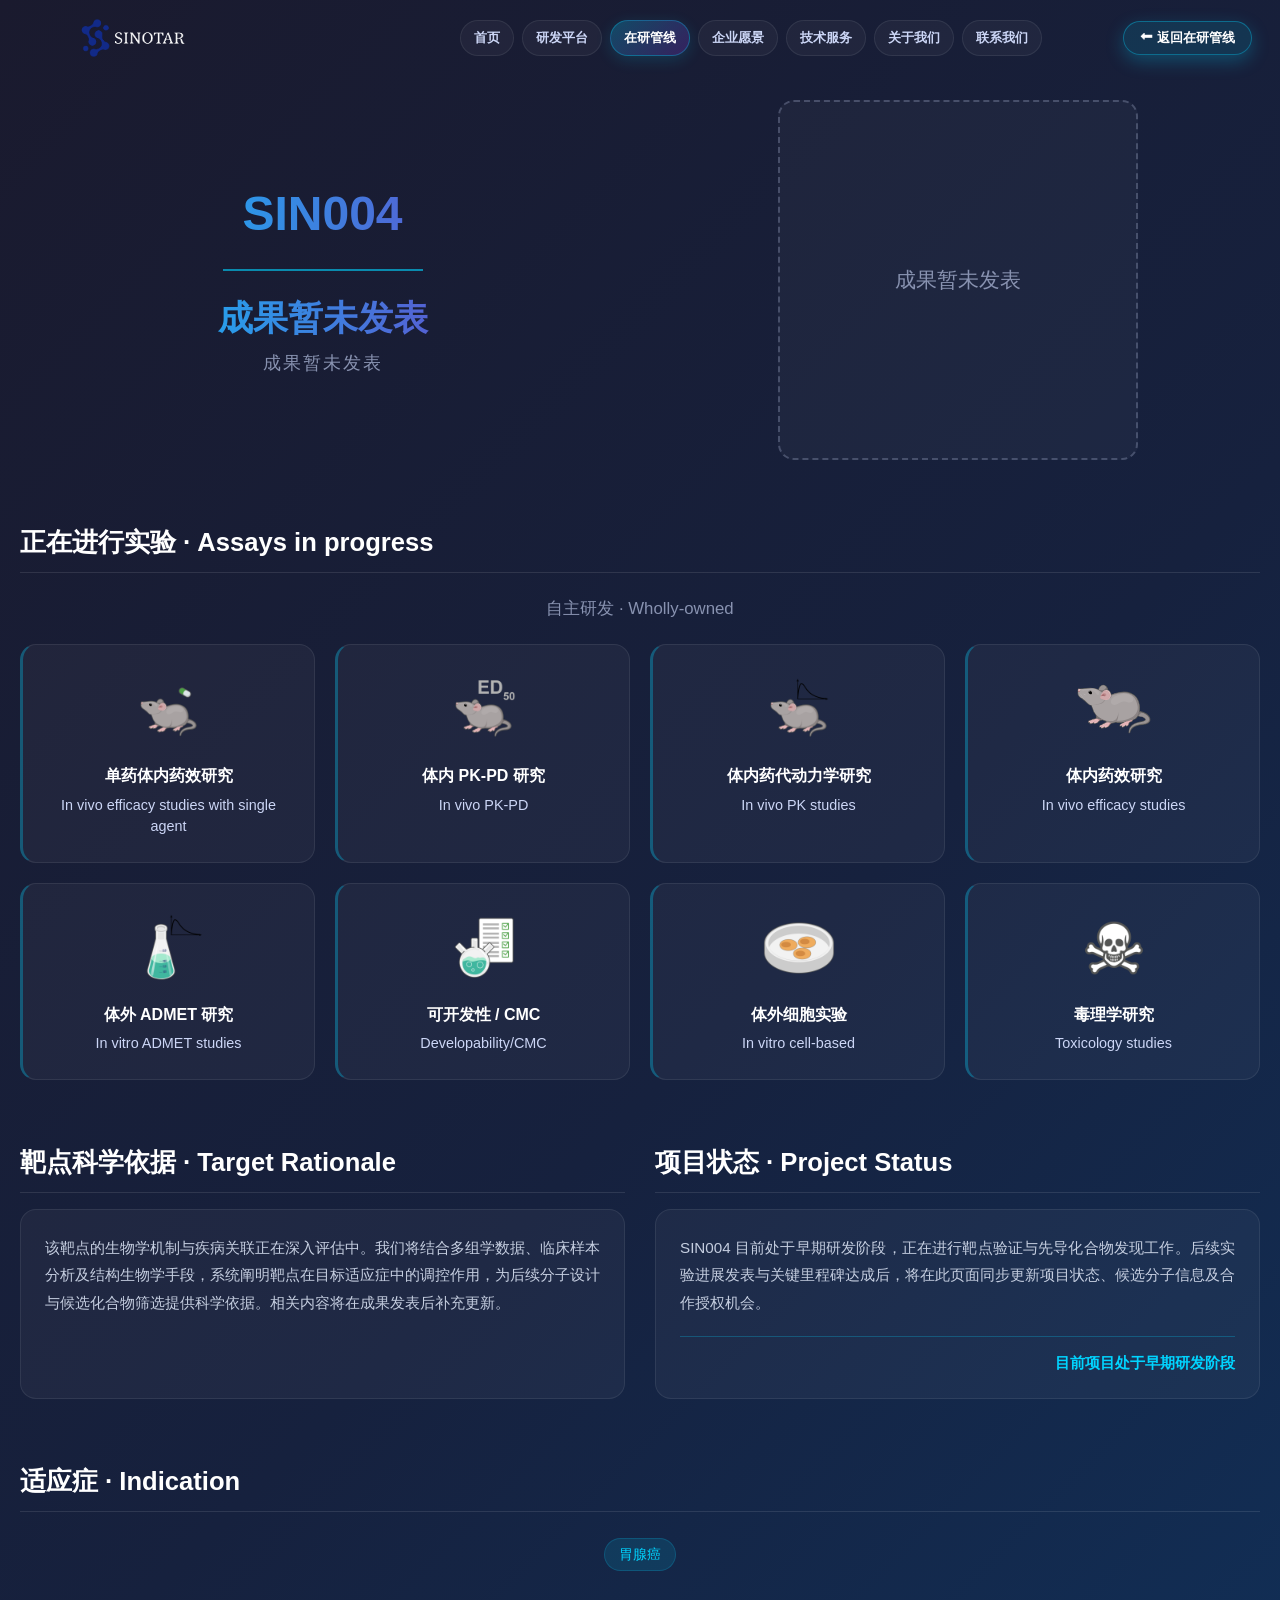
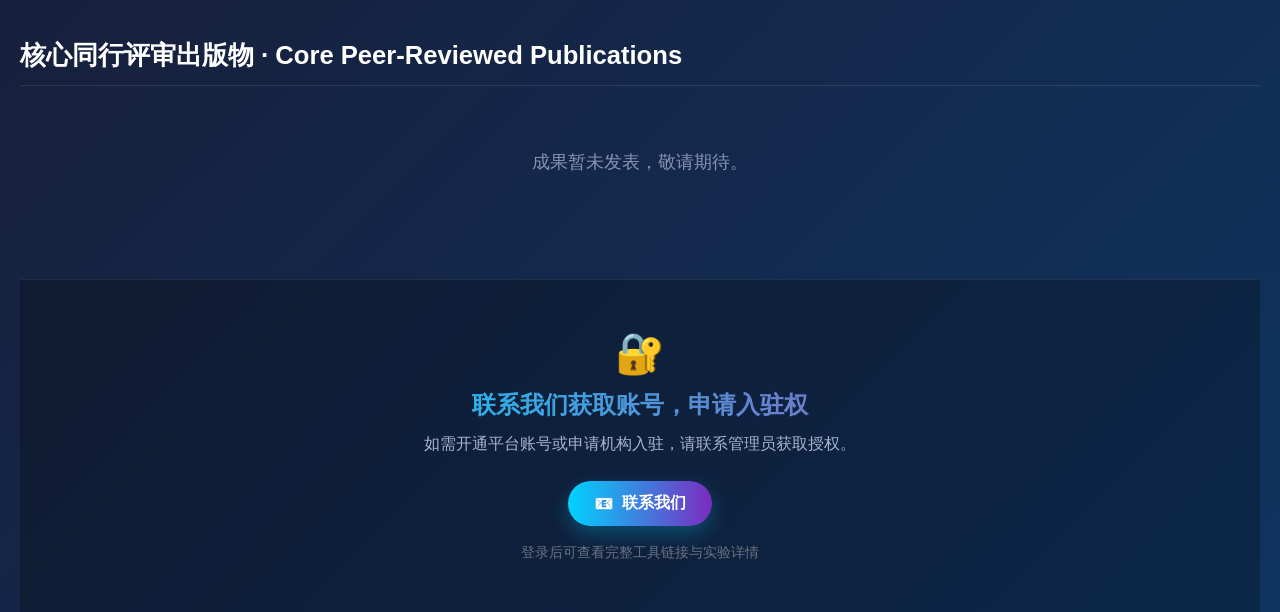
<file: sin004.html>
<!DOCTYPE html>
<html lang="zh-CN">
<head>
    <meta charset="UTF-8">
    <meta name="viewport" content="width=device-width, initial-scale=1.0">
    <link rel="icon" type="image/png" href="images/icon.png">
    <title>SIN004 - 智药寻踪</title>
    <link rel="stylesheet" href="style.css">
</head>
<body class="sin-page inner-page">
    <div class="container">
        <header class="page-header home-header">
            <a href="index.html" class="header-logo">
                <img src="images/sinotar.png" alt="Sinotar Biopharm">
            </a>
            <nav class="main-nav">
                <a href="index.html">首页</a>
                <a href="platforms.html">研发平台</a>
                <a href="pipeline.html" class="active">在研管线</a>
                <a href="vision.html">企业愿景</a>
                <a href="services.html">技术服务</a>
                <a href="about.html">关于我们</a>
                <a href="contact.html">联系我们</a>
            </nav>
            <div class="header-actions">
                <a href="pipeline.html" class="login-trigger">⬅ 返回在研管线</a>
            </div>
        </header>

        <!-- 全局提示框 -->
        <div class="tooltip" id="global-tooltip"></div>

        <main class="home-content">
            <!-- 标题区 -->
            <section class="home-section drug-hero">
                <div class="drug-header grid-2">
                    <div class="drug-header-text">
                        <h1 class="sin-title">SIN004</h1>
                        <hr class="sin-divider">
                        <h2 class="drug-name">成果暂未发表</h2>
                        <p class="drug-code">成果暂未发表</p>
                    </div>
                    <div class="drug-header-image">
                        <div class="placeholder-image-box">成果暂未发表</div>
                    </div>
                </div>
            </section>

            <!-- Assays Completed -->
            <section class="home-section">
                <h3 class="section-title">正在进行实验 · Assays in progress</h3>
                <p class="section-subtitle">自主研发 · Wholly-owned</p>
                <div class="grid-4 assay-grid">
                    <div class="card assay-card">
                        <img class="assay-icon" src="images/sin/in_vivo_efficacy_combo.png" alt="单药体内药效研究">
                        <h4>单药体内药效研究</h4>
                        <p>In vivo efficacy studies with single agent</p>
                    </div>
                    <div class="card assay-card">
                        <img class="assay-icon" src="images/sin/in_vivo_pkpd.png" alt="体内 PK-PD 研究">
                        <h4>体内 PK-PD 研究</h4>
                        <p>In vivo PK-PD</p>
                    </div>
                    <div class="card assay-card">
                        <img class="assay-icon" src="images/sin/in_vivo_pk.png" alt="体内药代动力学研究">
                        <h4>体内药代动力学研究</h4>
                        <p>In vivo PK studies</p>
                    </div>
                    <div class="card assay-card">
                        <img class="assay-icon" src="images/sin/preclinical.svg" alt="体内药效研究">
                        <h4>体内药效研究</h4>
                        <p>In vivo efficacy studies</p>
                    </div>
                    <div class="card assay-card">
                        <img class="assay-icon" src="images/sin/in_vitro_admet.png" alt="体外 ADMET 研究">
                        <h4>体外 ADMET 研究</h4>
                        <p>In vitro ADMET studies</p>
                    </div>
                    <div class="card assay-card">
                        <img class="assay-icon" src="images/sin/developability_cmc.png" alt="可开发性 / CMC">
                        <h4>可开发性 / CMC</h4>
                        <p>Developability/CMC</p>
                    </div>
                    <div class="card assay-card">
                        <img class="assay-icon" src="images/sin/in_vitro_cell_based.png" alt="体外细胞实验">
                        <h4>体外细胞实验</h4>
                        <p>In vitro cell-based</p>
                    </div>
                    <div class="card assay-card">
                        <img class="assay-icon" src="images/sin/toxicology.png" alt="毒理学研究">
                        <h4>毒理学研究</h4>
                        <p>Toxicology studies</p>
                    </div>
                </div>
            </section>

            <!-- Target Rationale & Project Status -->
            <section class="home-section">
                <div class="grid-2 info-split">
                    <div class="info-block">
                        <h3 class="section-title">靶点科学依据 · Target Rationale</h3>
                        <div class="info-content">
                            <p class="info-text">该靶点的生物学机制与疾病关联正在深入评估中。我们将结合多组学数据、临床样本分析及结构生物学手段，系统阐明靶点在目标适应症中的调控作用，为后续分子设计与候选化合物筛选提供科学依据。相关内容将在成果发表后补充更新。</p>
                        </div>
                    </div>
                    <div class="info-block">
                        <h3 class="section-title">项目状态 · Project Status</h3>
                        <div class="info-content">
                            <p class="info-text">SIN004 目前处于早期研发阶段，正在进行靶点验证与先导化合物发现工作。后续实验进展发表与关键里程碑达成后，将在此页面同步更新项目状态、候选分子信息及合作授权机会。</p>
                            <div class="status-footer">目前项目处于早期研发阶段</div>
                        </div>
                    </div>
                </div>
            </section>

            <!-- Indication -->
            <section class="home-section">
                <h3 class="section-title">适应症 · Indication</h3>
                <div class="indication-tags">
                    <span class="tag">胃腺癌</span>
                </div>
            </section>

            <!-- Core Peer-Reviewed Publications -->
            <section class="home-section">
                <h3 class="section-title">核心同行评审出版物 · Core Peer-Reviewed Publications</h3>
                <div class="publication-placeholder" style="text-align: center; padding: 40px; color: #8892b0; font-size: 1.1em;">
                    成果暂未发表，敬请期待。
                </div>
            </section>

            <!-- 底部入驻引导 -->
            <footer class="site-footer" id="site-footer">
                <div class="footer-inner">
                    <div class="footer-icon">🔐</div>
                    <h3>联系我们获取账号，申请入驻权</h3>
                    <p>如需开通平台账号或申请机构入驻，请联系管理员获取授权。</p>
                    <div class="footer-actions">
                        <a href="contact.html" class="footer-btn primary">
                            <span>📧</span> 联系我们
                        </a>
                    </div>
                    <div class="footer-tip">登录后可查看完整工具链接与实验详情</div>
                </div>
            </footer>
        </main>
    </div>

    <script src="script.js"></script>
</body>
</html>
</file>
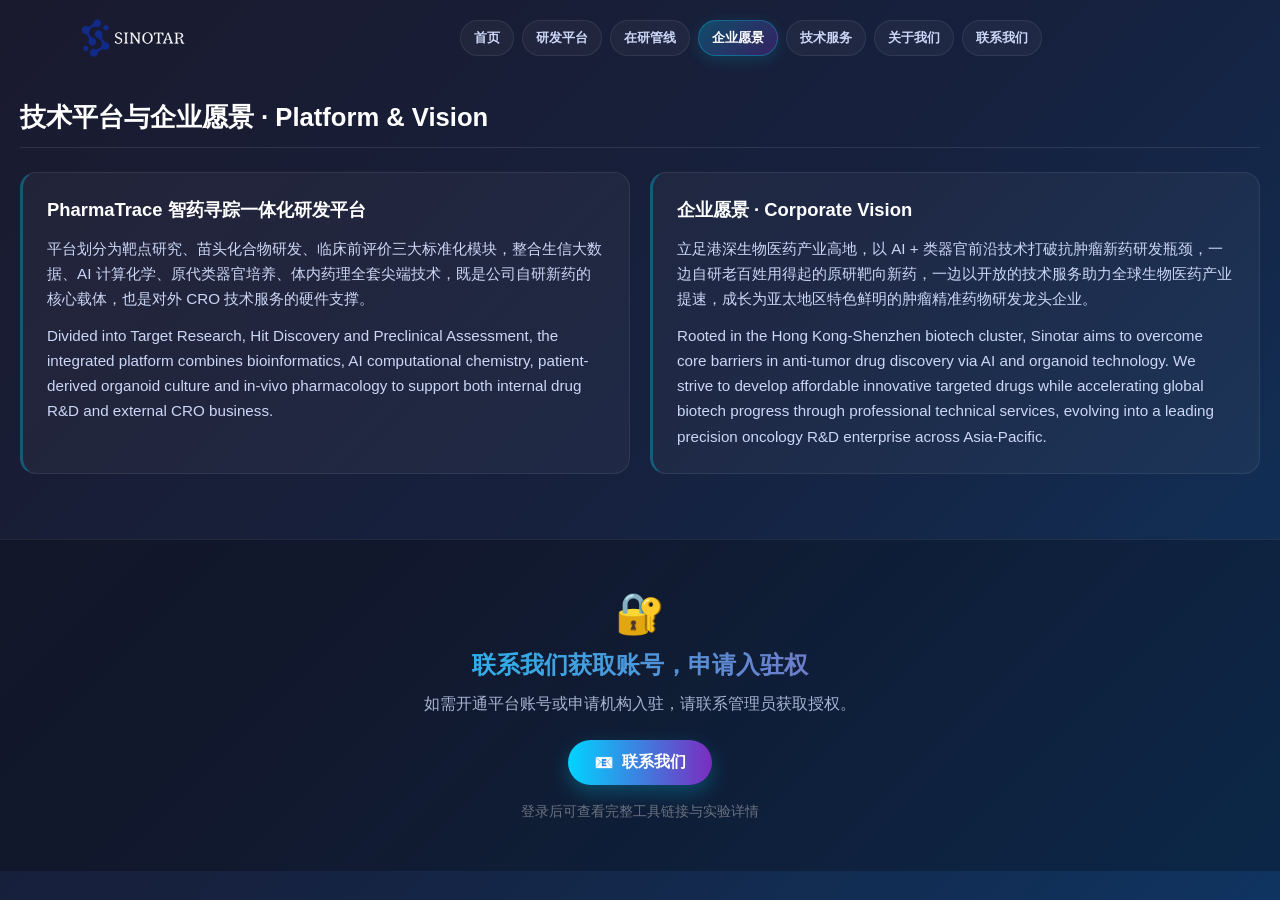
<file: vision.html>
<!DOCTYPE html>
<html lang="zh-CN">
<head>
    <meta charset="UTF-8">
    <meta name="viewport" content="width=device-width, initial-scale=1.0">
    <link rel="icon" type="image/png" href="images/icon.png">
    <title>企业愿景 - 智药寻踪</title>
    <link rel="stylesheet" href="style.css">
</head>
<body class="inner-page">
    <!-- 登录遮罩 -->
    <div class="login-overlay hidden" id="login-overlay">
        <div class="login-box">
            <button type="button" class="login-close" id="login-close" aria-label="关闭">×</button>
            <div class="login-logo">🧬</div>
            <h2>智药寻踪</h2>
            <p class="login-subtitle">肿瘤靶向原创新药研发平台</p>
            <form id="login-form" autocomplete="off">
                <div class="form-group">
                    <label for="username">账号</label>
                    <input type="text" id="username" placeholder="请输入账号" required>
                </div>
                <div class="form-group">
                    <label for="password">密码</label>
                    <input type="password" id="password" placeholder="请输入密码" required>
                </div>
                <button type="submit" class="login-btn">登录</button>
                <div class="login-error" id="login-error"></div>
            </form>
        </div>
    </div>

    <div class="container">
        <header class="page-header home-header">
            <a href="index.html" class="header-logo">
                <img src="images/sinotar.png" alt="Sinotar Biopharm">
            </a>
            <nav class="main-nav">
                <a href="index.html">首页</a>
                <a href="platforms.html">研发平台</a>
                <a href="pipeline.html">在研管线</a>
                <a href="vision.html" class="active">企业愿景</a>
                <a href="services.html">技术服务</a>
                <a href="about.html">关于我们</a>
                <a href="contact.html">联系我们</a>
            </nav>
        </header>

        <!-- 全局提示框 -->
        <div class="tooltip" id="global-tooltip"></div>

            <main class="home-content">
            <!-- 技术平台与企业愿景 -->
            <section class="home-section" id="vision">
                <h3 class="section-title">技术平台与企业愿景 · Platform &amp; Vision</h3>
                <div class="grid-2 home-vision-grid">
                    <div class="card">
                        <h4>PharmaTrace 智药寻踪一体化研发平台</h4>
                        <p>
                            平台划分为靶点研究、苗头化合物研发、临床前评价三大标准化模块，整合生信大数据、AI 计算化学、原代类器官培养、体内药理全套尖端技术，既是公司自研新药的核心载体，也是对外 CRO 技术服务的硬件支撑。
                        </p>
                        <p class="home-en">
                            Divided into Target Research, Hit Discovery and Preclinical Assessment, the integrated platform combines bioinformatics, AI computational chemistry, patient-derived organoid culture and in-vivo pharmacology to support both internal drug R&amp;D and external CRO business.
                        </p>
                    </div>
                    <div class="card">
                        <h4>企业愿景 · Corporate Vision</h4>
                        <p>
                            立足港深生物医药产业高地，以 AI + 类器官前沿技术打破抗肿瘤新药研发瓶颈，一边自研老百姓用得起的原研靶向新药，一边以开放的技术服务助力全球生物医药产业提速，成长为亚太地区特色鲜明的肿瘤精准药物研发龙头企业。
                        </p>
                        <p class="home-en">
                            Rooted in the Hong Kong-Shenzhen biotech cluster, Sinotar aims to overcome core barriers in anti-tumor drug discovery via AI and organoid technology. We strive to develop affordable innovative targeted drugs while accelerating global biotech progress through professional technical services, evolving into a leading precision oncology R&amp;D enterprise across Asia-Pacific.
                        </p>
                    </div>
                </div>
            </section>
        </main>

        <!-- 底部入驻引导 -->
        <footer class="site-footer" id="site-footer">
            <div class="footer-inner">
                <div class="footer-icon">🔐</div>
                <h3>联系我们获取账号，申请入驻权</h3>
                <p>如需开通平台账号或申请机构入驻，请联系管理员获取授权。</p>
                <div class="footer-actions">
                    <a href="contact.html" class="footer-btn primary">
                        <span>📧</span> 联系我们
                    </a>
                </div>
                <div class="footer-tip">登录后可查看完整工具链接与实验详情</div>
            </div>
        </footer>
    </div>

    <script src="script.js"></script>
</body>
</html>
</file>
<file: style.css>
* {
    margin: 0;
    padding: 0;
    box-sizing: border-box;
}

body {
    font-family: 'Segoe UI', 'Microsoft YaHei', sans-serif;
    background: linear-gradient(135deg, #1a1a2e 0%, #16213e 50%, #0f3460 100%);
    min-height: 100vh;
    padding: 20px;
    color: #fff;
}

.container {
    max-width: 1400px;
    margin: 0 auto;
}

h1 {
    text-align: center;
    font-size: 2.5em;
    margin-bottom: 10px;
    background: linear-gradient(90deg, #00d4ff, #7b2cbf);
    -webkit-background-clip: text;
    -webkit-text-fill-color: transparent;
    background-clip: text;
}

.subtitle {
    text-align: center;
    color: #8892b0;
    margin-bottom: 20px;
    font-size: 1.1em;
}

/* 干湿实验图例 */
.experiment-legend {
    display: flex;
    justify-content: center;
    gap: 40px;
    margin-bottom: 30px;
    padding: 15px;
    background: rgba(255,255,255,0.05);
    border-radius: 10px;
}

.exp-type {
    display: flex;
    align-items: center;
    gap: 10px;
    font-size: 1em;
    padding: 8px 15px;
    border-radius: 25px;
    color: #fff;
}

.exp-type:nth-child(1) {
    background: linear-gradient(135deg, #00d4ff 0%, #0099cc 100%);
}

.exp-type:nth-child(2) {
    background: linear-gradient(135deg, #9b59b6 0%, #8e44ad 100%);
}

.exp-type:nth-child(3) {
    background: linear-gradient(135deg, #ff6b6b 0%, #ee5a5a 100%);
}

.exp-icon {
    font-size: 1.3em;
}

.workflow {
    display: flex;
    flex-direction: column;
    gap: 0;
}

.phase {
    display: flex;
    align-items: stretch;
    margin-bottom: 0;
    position: relative;
}

.phase-header {
    width: 180px;
    min-width: 180px;
    padding: 20px;
    border-radius: 15px 0 0 15px;
    display: flex;
    flex-direction: column;
    justify-content: center;
    align-items: center;
    text-align: center;
    font-weight: bold;
    font-size: 1.1em;
    position: relative;
}

.phase-header::after {
    content: '';
    position: absolute;
    right: -15px;
    top: 50%;
    transform: translateY(-50%);
    border: 15px solid transparent;
    border-left: 15px solid;
}

.phase-content {
    flex: 1;
    background: rgba(255,255,255,0.05);
    border-radius: 0 15px 15px 0;
    padding: 20px;
    display: grid;
    grid-template-columns: repeat(auto-fill, minmax(220px, 1fr));
    gap: 15px;
    align-items: stretch;
    backdrop-filter: blur(10px);
    border: 1px solid rgba(255,255,255,0.1);
    position: relative;
}

/* Step expanded state - takes full row */
.phase-content.has-expanded-step {
    display: flex;
    flex-wrap: wrap;
    gap: 15px;
}

.phase-content.has-expanded-step .step {
    flex: 0 0 calc(25% - 11.25px);
    min-width: 200px;
    height: auto;
    min-height: 0;
    align-self: flex-start;
}

.phase-content.has-expanded-step .step.expanded {
    flex: 0 0 100%;
    min-width: 100%;
    order: -1;
    grid-column: 1 / -1;
    z-index: 10;
    transform: none;
    height: auto !important;
    min-height: auto !important;
    align-self: flex-start;
}

.step.expanded {
    padding: 15px;
    width: 100%;
    flex: 0 0 100%;
    height: auto !important;
    min-height: auto !important;
    align-self: flex-start;
    will-change: transform;
}

.step.expanded .step-content {
    display: flex;
    flex-direction: row;
    align-items: flex-start;
    gap: 15px;
    flex: 0 0 auto;
    height: auto !important;
    animation: fadeInExpand 0.3s ease 0.25s both;
}

@keyframes fadeInExpand {
    from {
        opacity: 0;
        transform: translateY(-10px);
    }
    to {
        opacity: 1;
        transform: translateY(0);
    }
}

.step.expanded .step-icon {
    font-size: 2em;
    flex-shrink: 0;
}

.step.expanded .step-title {
    font-size: 1.1em;
    text-align: left;
    margin: 0;
    flex-shrink: 0;
}

.step.expanded .step-desc {
    text-align: left;
    margin: 0;
    font-size: 0.9em;
    flex: 1;
}

.step.expanded .tools-badge {
    position: absolute;
    top: 10px;
    right: 10px;
}

.step.expanded .step-bottom {
    margin-top: 15px;
    padding-top: 15px;
    border-top: 1px solid rgba(255,255,255,0.1);
    margin-top: 15px;
}

.step {
    border-radius: 10px;
    padding: 15px;
    text-align: center;
    transition: transform 0.3s ease, box-shadow 0.3s ease;
    cursor: pointer;
    position: relative;
    overflow: visible;
    display: flex;
    flex-direction: column;
    height: 100%;
}

.step-content {
    flex: 1;
    display: flex;
    flex-direction: column;
}

.step-bottom {
    margin-top: auto;
    padding-top: 10px;
}

/* 干实验样式 - 蓝色系 */
.step.dry {
    background: linear-gradient(135deg, rgba(0,212,255,0.15) 0%, rgba(0,153,204,0.15) 100%);
    border: 2px solid rgba(0,212,255,0.5);
    box-shadow: 0 4px 15px rgba(0,212,255,0.2);
}

.step.dry:hover {
    transform: translateY(-5px);
    box-shadow: 0 10px 30px rgba(0,212,255,0.4);
    border-color: #00d4ff;
}

/* 湿实验样式 - 红色系 */
.step.wet {
    background: linear-gradient(135deg, rgba(255,107,107,0.15) 0%, rgba(238,90,90,0.15) 100%);
    border: 2px solid rgba(255,107,107,0.5);
    box-shadow: 0 4px 15px rgba(255,107,107,0.2);
}

.step.wet:hover {
    transform: translateY(-5px);
    box-shadow: 0 10px 30px rgba(255,107,107,0.4);
    border-color: #ff6b6b;
}

/* 干湿混合样式 - 紫色系 */
.step.hybrid {
    background: linear-gradient(135deg, rgba(155,89,182,0.15) 0%, rgba(142,68,173,0.15) 100%);
    border: 2px solid rgba(155,89,182,0.5);
    box-shadow: 0 4px 15px rgba(155,89,182,0.2);
}

.step.hybrid:hover {
    transform: translateY(-5px);
    box-shadow: 0 10px 30px rgba(155,89,182,0.4);
    border-color: #9b59b6;
}

.step-icon {
    font-size: 2em;
    margin-bottom: 8px;
    margin-top: 10px;
}

.step-title {
    font-weight: 600;
    font-size: 0.95em;
    margin-bottom: 5px;
}

.step-desc {
    font-size: 0.8em;
    color: #8892b0;
    margin-bottom: 8px;
    line-height: 1.4;
}

.tools-badge {
    display: inline-block;
    background: rgba(255,255,255,0.1);
    padding: 3px 10px;
    border-radius: 15px;
    font-size: 0.75em;
    margin-top: 5px;
}

.step.dry .tools-badge {
    color: #00d4ff;
}

.step.wet .tools-badge {
    color: #ff9999;
}

.step.hybrid .tools-badge {
    color: #d8a8e8;
}

.arrow-down {
    position: relative;
    z-index: 10;
    height: 60px;
    display: flex;
    align-items: center;
    justify-content: center;
    text-align: center;
    font-size: 1.8em;
    color: #00d4ff;
    margin: 0;
    line-height: 1;
    animation: bounce 2s infinite;
    pointer-events: none;
}

@keyframes bounce {
    0%, 100% { transform: translateY(0); }
    50% { transform: translateY(5px); }
}

/* Phase colors */
.phase-1 .phase-header {
    background: linear-gradient(135deg, #667eea 0%, #764ba2 100%);
}
.phase-1 .phase-header::after {
    border-left-color: #764ba2;
}

.phase-2 .phase-header {
    background: linear-gradient(135deg, #f093fb 0%, #f5576c 100%);
}
.phase-2 .phase-header::after {
    border-left-color: #f5576c;
}

.phase-3 .phase-header {
    background: linear-gradient(135deg, #43e97b 0%, #38f9d7 100%);
}
.phase-3 .phase-header::after {
    border-left-color: #38f9d7;
}

.phase-number {
    font-size: 2.5em;
    opacity: 0.3;
    position: absolute;
    top: 10px;
    left: 15px;
}

/* 网站链接样式 */
.website-links {
    display: flex;
    flex-direction: column;
    justify-content: space-between;
    gap: 4px;
    min-height: 100%;
}

.website-link {
    display: inline-flex;
    align-items: center;
    justify-content: center;
    gap: 5px;
    background: rgba(255,255,255,0.1);
    color: #fff;
    text-decoration: none;
    padding: 5px 10px;
    border-radius: 15px;
    font-size: 0.75em;
    transition: all 0.3s ease;
    position: relative;
}

.step.dry .website-link {
    border: 1px solid rgba(0,212,255,0.3);
}

.step.dry .website-link:hover {
    background: rgba(0,212,255,0.3);
    transform: scale(1.05);
}

.step.wet .website-link {
    border: 1px solid rgba(255,107,107,0.3);
}

.step.wet .website-link:hover {
    background: rgba(255,107,107,0.3);
    transform: scale(1.05);
}

.link-icon {
    font-size: 0.9em;
}

/* 悬停提示框 */
.tooltip {
    position: fixed;
    background: rgba(0,0,0,0.9);
    color: #fff;
    padding: 10px 15px;
    border-radius: 8px;
    font-size: 0.85em;
    max-width: 280px;
    z-index: 1000;
    pointer-events: none;
    opacity: 0;
    transition: opacity 0.3s ease;
    border: 1px solid rgba(255,255,255,0.2);
    box-shadow: 0 5px 20px rgba(0,0,0,0.5);
    line-height: 1.5;
}

.tooltip.visible {
    opacity: 1;
}

.tooltip::after {
    content: '';
    position: absolute;
    bottom: -8px;
    left: 50%;
    transform: translateX(-50%);
    border: 8px solid transparent;
    border-top-color: rgba(0,0,0,0.9);
}

/* 实验列表样式 */
.experiment-list {
    text-align: left;
    display: flex;
    flex-direction: column;
    justify-content: space-between;
}

.experiment-list ul {
    list-style: none;
    padding: 0;
    margin: 0;
    display: flex;
    flex-direction: column;
    justify-content: space-between;
    min-height: 100%;
    gap: 4px;
}

.experiment-list li {
    font-size: 0.75em;
    color: #ff9999;
    padding: 3px 0;
}

.legend {
    display: flex;
    justify-content: center;
    gap: 30px;
    margin-top: 40px;
    flex-wrap: wrap;
}

.legend-item {
    display: flex;
    align-items: center;
    gap: 10px;
}

.legend-color {
    width: 20px;
    height: 20px;
    border-radius: 5px;
}

/* 页面头部 */
.page-header {
    display: flex;
    justify-content: space-between;
    align-items: flex-start;
    flex-wrap: wrap;
    gap: 15px;
    margin-bottom: 10px;
}

.header-titles {
    flex: 1;
    min-width: 280px;
}

.user-bar {
    display: flex;
    align-items: center;
    gap: 12px;
    background: rgba(255,255,255,0.08);
    padding: 10px 18px;
    border-radius: 30px;
    border: 1px solid rgba(255,255,255,0.12);
    backdrop-filter: blur(10px);
}

.user-name {
    font-weight: 600;
    color: #00d4ff;
}

.logout-btn {
    background: rgba(255,255,255,0.1);
    border: 1px solid rgba(255,255,255,0.2);
    color: #fff;
    padding: 6px 14px;
    border-radius: 20px;
    cursor: pointer;
    font-size: 0.85em;
    transition: all 0.3s ease;
}

.logout-btn:hover {
    background: rgba(255,107,107,0.3);
    border-color: #ff6b6b;
}

.login-trigger {
    display: inline-flex;
    align-items: center;
    gap: 6px;
    background: linear-gradient(90deg, #00d4ff, #7b2cbf);
    border: none;
    color: #fff;
    padding: 10px 22px;
    border-radius: 25px;
    font-size: 0.95em;
    font-weight: 600;
    text-decoration: none;
    cursor: pointer;
    transition: all 0.3s ease;
    box-shadow: 0 6px 18px rgba(0, 212, 255, 0.25);
}

.login-trigger:hover {
    transform: translateY(-2px);
    box-shadow: 0 10px 25px rgba(0, 212, 255, 0.4);
}

.logged-in .login-trigger {
    display: none;
}

/* 登录遮罩 */
.login-overlay {
    position: fixed;
    top: 0;
    right: 0;
    bottom: 0;
    left: 0;
    background: rgba(10, 14, 30, 0.92);
    backdrop-filter: blur(12px);
    display: flex;
    align-items: center;
    justify-content: center;
    z-index: 2000;
    padding: 20px;
    transition: opacity 0.4s ease, visibility 0.4s ease;
}

.login-overlay.hidden {
    opacity: 0;
    visibility: hidden;
    pointer-events: none;
}

.login-box {
    position: relative;
    background: linear-gradient(145deg, rgba(26, 26, 46, 0.95), rgba(22, 33, 62, 0.95));
    border: 1px solid rgba(0, 212, 255, 0.25);
    border-radius: 20px;
    padding: 40px;
    width: 100%;
    max-width: 420px;
    box-shadow: 0 25px 80px rgba(0, 0, 0, 0.6), 0 0 40px rgba(0, 212, 255, 0.1);
    text-align: center;
    animation: loginFloat 0.6s ease;
}

.login-close {
    position: absolute;
    top: 14px;
    right: 18px;
    background: transparent;
    border: none;
    color: #8892b0;
    font-size: 1.8em;
    line-height: 1;
    cursor: pointer;
    transition: color 0.3s ease;
    padding: 0;
    width: 32px;
    height: 32px;
    display: flex;
    align-items: center;
    justify-content: center;
    border-radius: 50%;
}

.login-close:hover {
    color: #fff;
    background: rgba(255,255,255,0.1);
}

@keyframes loginFloat {
    from {
        opacity: 0;
        transform: translateY(30px) scale(0.96);
    }
    to {
        opacity: 1;
        transform: translateY(0) scale(1);
    }
}

.login-logo {
    font-size: 3.5em;
    margin-bottom: 10px;
}

.login-box h2 {
    font-size: 1.8em;
    margin-bottom: 6px;
    background: linear-gradient(90deg, #00d4ff, #7b2cbf);
    -webkit-background-clip: text;
    -webkit-text-fill-color: transparent;
    background-clip: text;
}

.login-subtitle {
    color: #8892b0;
    font-size: 0.95em;
    margin-bottom: 28px;
}

.form-group {
    text-align: left;
    margin-bottom: 18px;
}

.form-group label {
    display: block;
    margin-bottom: 6px;
    font-size: 0.9em;
    color: #ccd6f6;
}

.form-group input {
    width: 100%;
    padding: 12px 15px;
    border-radius: 10px;
    border: 1px solid rgba(255,255,255,0.15);
    background: rgba(255,255,255,0.06);
    color: #fff;
    font-size: 1em;
    outline: none;
    transition: all 0.3s ease;
}

.form-group input::placeholder {
    color: #6b7280;
}

.form-group input:focus {
    border-color: #00d4ff;
    box-shadow: 0 0 0 3px rgba(0, 212, 255, 0.15);
    background: rgba(255,255,255,0.09);
}

.login-btn {
    width: 100%;
    padding: 14px;
    border-radius: 10px;
    border: none;
    background: linear-gradient(90deg, #00d4ff, #7b2cbf);
    color: #fff;
    font-size: 1.05em;
    font-weight: 600;
    cursor: pointer;
    transition: all 0.3s ease;
    margin-top: 8px;
}

.login-btn:hover {
    transform: translateY(-2px);
    box-shadow: 0 10px 25px rgba(0, 212, 255, 0.35);
}

.login-error {
    color: #ff6b6b;
    font-size: 0.85em;
    margin-top: 12px;
    min-height: 1.2em;
}

/* 未登录时 step-bottom 显示但虚化，登录后显示真实内容 */
.step-bottom {
    display: block;
    position: relative;
}

.step-bottom-locked {
    min-height: 90px;
}

.step-bottom-locked .step-bottom-content {
    filter: blur(10px);
    pointer-events: none;
    user-select: none;
    opacity: 0.5;
    min-height: 90px;
}

.step-bottom-overlay {
    position: absolute;
    top: 0;
    right: 0;
    bottom: 0;
    left: 0;
    display: flex;
    flex-direction: column;
    align-items: center;
    justify-content: center;
    background: rgba(0, 0, 0, 0.25);
    border-radius: 12px;
    z-index: 10;
    gap: 10px;
    text-align: center;
    padding: 10px;
}

.step-bottom-overlay-text {
    color: #5af9d7;
    font-weight: 700;
    font-size: 0.85em;
    text-shadow: 0 2px 8px rgba(0,0,0,0.5);
}

.step-bottom-overlay-btn {
    padding: 7px 16px;
    border: none;
    border-radius: 20px;
    background: linear-gradient(135deg, #43e97b 0%, #38f9d7 100%);
    color: #084c2f;
    font-weight: 700;
    font-size: 0.8em;
    cursor: pointer;
    transition: all 0.3s ease;
}

.step-bottom-overlay-btn:hover {
    transform: scale(1.05);
    box-shadow: 0 0 15px rgba(67, 233, 123, 0.5);
}

.logged-in .site-footer {
    display: none;
}

.logged-out .workflow {
    filter: blur(0px);
}

/* 登录后隐藏底部联系我们区域 */
.logged-in .site-footer {
    display: none;
}

/* 药物管线进度条 */
.workflow-wrapper {
    display: flex;
    gap: 24px;
    align-items: stretch;
}

.workflow {
    flex: 1;
    min-width: 0;
}

.drug-track {
    width: 170px;
    min-width: 170px;
    display: flex;
    flex-direction: column;
    align-items: center;
    position: relative;
    padding: 16px 12px;
    cursor: pointer;
    border: 1px solid rgba(0, 212, 255, 0.3);
    border-radius: 16px;
    background: rgba(255, 255, 255, 0.05);
    transition: all 0.3s ease;
}

.drug-track:hover {
    background: rgba(255, 255, 255, 0.08);
    border-color: rgba(0, 212, 255, 0.6);
    box-shadow: 0 0 20px rgba(0, 212, 255, 0.15);
}

.drug-track-title {
    color: #43e97b;
    font-weight: 700;
    font-size: 0.9em;
    letter-spacing: 0.5px;
    text-align: center;
    margin-bottom: 14px;
    text-shadow: 0 2px 8px rgba(0,0,0,0.4);
    pointer-events: none;
}

.drug-track-lines {
    display: flex;
    justify-content: space-around;
    align-items: flex-start;
    position: relative;
    width: 100%;
    flex: 1;
}

.drug-line {
    position: relative;
    width: 32px;
    display: flex;
    flex-direction: column;
    align-items: center;
    transition: transform 0.3s ease, opacity 0.3s ease, box-shadow 0.3s ease;
    cursor: pointer;
    text-decoration: none;
    overflow: visible;
}

.drug-line.completed {
    height: 100%;
}

.drug-line.in-progress {
    height: 68%;
}

.drug-bar {
    position: absolute;
    top: 0;
    left: 0;
    width: 100%;
    height: 100%;
    background: linear-gradient(to bottom, #43e97b 0%, #38f9d7 100%);
    border-radius: 16px;
    transition: all 0.3s ease;
    -webkit-mask-image: var(--mask-gradient, none);
    mask-image: var(--mask-gradient, none);
}

.drug-label {
    position: relative;
    z-index: 3;
    margin-top: 16px;
    writing-mode: vertical-rl;
    text-orientation: mixed;
    color: #084c2f;
    font-weight: 800;
    font-size: 0.85em;
    letter-spacing: 1px;
    transition: all 0.3s ease;
    text-shadow: 0 1px 0 rgba(255,255,255,0.35);
    line-height: 1;
}

.drug-arrow {
    position: absolute;
    bottom: -30px;
    left: 50%;
    transform: translateX(-50%);
    z-index: 3;
    color: #43e97b;
    font-size: 1.6em;
    line-height: 1;
    animation: pulseArrow 1.5s infinite;
    text-shadow: 0 0 8px rgba(67, 233, 123, 0.9), 0 0 18px rgba(67, 233, 123, 0.6), 0 0 28px rgba(67, 233, 123, 0.3);
}

@keyframes pulseArrow {
    0%, 100% { opacity: 1; transform: translateX(-50%) translateY(0) scale(1); }
    50% { opacity: 0.75; transform: translateX(-50%) translateY(6px) scale(1.15); }
}

.drug-line:hover .drug-bar {
    width: 42px;
    left: -5px;
    background: linear-gradient(to bottom, #5af08e 0%, #5af9d7 100%);
    box-shadow: 0 0 20px rgba(67, 233, 123, 0.6), 0 0 40px rgba(67, 233, 123, 0.25);
}

.drug-line:hover .drug-label {
    font-weight: 900;
    font-size: 0.95em;
    color: #042a1a;
    text-shadow: 0 1px 0 rgba(255,255,255,0.45);
}

.drug-line:hover .drug-arrow {
    color: #5af9d7;
}

/* 阶段分隔通过 drug-bar 的 mask-gradient 实现，无需额外元素 */

/* 底部入驻引导 */
.site-footer {
    margin-top: 50px;
    padding: 50px 20px;
    background: rgba(0, 0, 0, 0.25);
    border-top: 1px solid rgba(255,255,255,0.08);
}

.footer-inner {
    max-width: 800px;
    margin: 0 auto;
    text-align: center;
}

.footer-icon {
    font-size: 2.5em;
    margin-bottom: 12px;
}

.site-footer h3 {
    font-size: 1.5em;
    margin-bottom: 10px;
    background: linear-gradient(90deg, #00d4ff, #9b59b6);
    -webkit-background-clip: text;
    -webkit-text-fill-color: transparent;
    background-clip: text;
}

.site-footer p {
    color: #a8b2d1;
    margin-bottom: 24px;
    line-height: 1.6;
}

.footer-actions {
    display: flex;
    justify-content: center;
    align-items: center;
    flex-wrap: wrap;
    gap: 16px;
    margin-bottom: 18px;
}

.footer-btn {
    display: inline-flex;
    align-items: center;
    gap: 8px;
    padding: 12px 26px;
    border-radius: 30px;
    text-decoration: none;
    font-weight: 600;
    transition: all 0.3s ease;
    border: none;
    cursor: pointer;
    font-size: 1em;
}

.footer-btn.primary {
    background: linear-gradient(90deg, #00d4ff, #7b2cbf);
    color: #fff;
    box-shadow: 0 8px 20px rgba(0, 212, 255, 0.25);
}

.footer-btn.primary:hover {
    transform: translateY(-3px);
    box-shadow: 0 12px 28px rgba(0, 212, 255, 0.4);
}

/* 申请入驻授权弹窗 */
.apply-overlay {
    position: fixed;
    top: 0;
    right: 0;
    bottom: 0;
    left: 0;
    background: rgba(10, 14, 30, 0.92);
    backdrop-filter: blur(12px);
    display: flex;
    align-items: center;
    justify-content: center;
    z-index: 2100;
    padding: 20px;
    transition: opacity 0.4s ease, visibility 0.4s ease;
}

.apply-overlay.hidden {
    opacity: 0;
    visibility: hidden;
    pointer-events: none;
}

.apply-box {
    position: relative;
    background: linear-gradient(145deg, rgba(26, 26, 46, 0.98), rgba(22, 33, 62, 0.98));
    border: 1px solid rgba(0, 212, 255, 0.2);
    border-radius: 16px;
    padding: 24px;
    width: 100%;
    max-width: 480px;
    max-height: 85vh;
    overflow-y: auto;
    box-shadow: 0 25px 80px rgba(0, 0, 0, 0.6), 0 0 40px rgba(0, 212, 255, 0.08);
    animation: loginFloat 0.5s ease;
}

.apply-close {
    position: absolute;
    top: 10px;
    right: 14px;
    background: transparent;
    border: none;
    color: #8892b0;
    font-size: 1.6em;
    line-height: 1;
    cursor: pointer;
    transition: color 0.3s ease;
    padding: 0;
    width: 28px;
    height: 28px;
    display: flex;
    align-items: center;
    justify-content: center;
    border-radius: 50%;
}

.apply-close:hover {
    color: #fff;
    background: rgba(255,255,255,0.1);
}

.apply-header {
    margin-bottom: 16px;
}

.apply-header h2 {
    font-size: 1.35em;
    margin-bottom: 4px;
    background: linear-gradient(90deg, #00d4ff, #9b59b6);
    -webkit-background-clip: text;
    -webkit-text-fill-color: transparent;
    background-clip: text;
}

.apply-header p {
    color: #8892b0;
    font-size: 0.85em;
}

.apply-tabs {
    display: flex;
    gap: 4px;
    margin-bottom: 16px;
    padding: 3px;
    background: rgba(255,255,255,0.04);
    border-radius: 10px;
}

.apply-tab {
    flex: 1;
    padding: 8px 12px;
    border-radius: 8px;
    border: none;
    border-bottom: 2px solid transparent;
    font-size: 0.9em;
    font-weight: 500;
    cursor: pointer;
    transition: all 0.3s ease;
    background: transparent;
    color: #8892b0;
}

.apply-tab.active {
    background: rgba(0, 212, 255, 0.12);
    color: #fff;
    border-bottom-color: #00d4ff;
}

.apply-box .form-group {
    margin-bottom: 12px;
}

.apply-box .form-group label {
    display: block;
    color: #a8b2d1;
    font-size: 0.88em;
    margin-bottom: 5px;
}

.required {
    color: #00d4ff;
    margin-left: 4px;
}

.apply-box .form-group input,
.apply-box .form-group select,
.apply-box .form-group textarea {
    width: 100%;
    padding: 10px 14px;
    background: rgba(10, 15, 28, 0.6);
    border: 1px solid rgba(255,255,255,0.1);
    border-radius: 10px;
    color: #fff;
    font-size: 0.9em;
    outline: none;
    transition: all 0.3s ease;
    box-shadow: inset 0 0 0 1px rgba(255,255,255,0.03);
}

.apply-box .form-group input:focus,
.apply-box .form-group select:focus,
.apply-box .form-group textarea:focus {
    border-color: #00d4ff;
    box-shadow: 0 0 0 3px rgba(0, 212, 255, 0.1), inset 0 0 0 1px rgba(255,255,255,0.05);
    background: rgba(10, 15, 28, 0.8);
}

.apply-box .form-group textarea {
    resize: vertical;
    min-height: 60px;
}

.apply-box .form-group select {
    appearance: none;
    background-image: url("data:image/svg+xml,%3Csvg xmlns='http://www.w3.org/2000/svg' width='14' height='14' viewBox='0 0 24 24' fill='none' stroke='%238892b0' stroke-width='2'%3E%3Cpath d='M6 9l6 6 6-6'/%3E%3C/svg%3E");
    background-repeat: no-repeat;
    background-position: right 12px center;
}

.apply-box .form-group select option {
    background: #1a1a2e;
    color: #fff;
}

.apply-submit {
    width: 100%;
    padding: 11px;
    border-radius: 9999px;
    border: none;
    background: linear-gradient(90deg, #00d4ff, #7b2cbf);
    color: #fff;
    font-size: 0.98em;
    font-weight: 600;
    cursor: pointer;
    transition: all 0.3s ease;
    margin-top: 4px;
}

.apply-submit:hover {
    transform: translateY(-2px);
    box-shadow: 0 10px 25px rgba(0, 212, 255, 0.35);
}

.apply-note {
    color: #6b7280;
    font-size: 0.75em;
    text-align: center;
    margin-top: 12px;
    line-height: 1.5;
}

.apply-success {
    text-align: center;
    padding: 40px 20px;
}

.apply-success-icon {
    font-size: 3.5em;
    margin-bottom: 16px;
}

.apply-success h3 {
    font-size: 1.4em;
    margin-bottom: 10px;
    color: #fff;
}

.apply-success p {
    color: #a8b2d1;
    line-height: 1.6;
}

.footer-tip {
    color: #6b7280;
    font-size: 0.85em;
}

@media (max-width: 768px) {
    .phase {
        flex-direction: column;
    }
    .phase-header {
        width: 100%;
        border-radius: 15px 15px 0 0;
    }
    .phase-header::after {
        display: none;
    }
    .phase-content {
        border-radius: 0 0 15px 15px;
    }
    .experiment-legend {
        flex-direction: column;
        gap: 10px;
    }
    .step {
        width: 100%;
        height: auto !important;
        min-height: auto !important;
    }
    
    /* Mobile styles for expanded steps */
    .phase-content.has-expanded-step {
        flex-direction: column;
        align-items: flex-start;
    }
    
    .phase-content.has-expanded-step .step {
        flex: 0 0 auto;
        min-width: 100%;
        width: 100%;
        height: auto !important;
        min-height: auto !important;
        align-self: flex-start;
    }
    
    .phase-content.has-expanded-step .step.expanded {
        order: -1;
    }
    
    .step.expanded {
        padding: 12px;
        width: 100%;
        flex: 0 0 auto;
        height: auto !important;
        min-height: auto !important;
        align-self: flex-start;
    }
    
    .step.expanded .step-content {
        display: flex;
        flex-direction: column;
        align-items: center;
        gap: 8px;
        flex: 0 0 auto;
        height: auto !important;
    }
    
    .step.expanded .step-icon {
        font-size: 1.8em;
    }
    
    .step.expanded .step-title {
        font-size: 1em;
        text-align: center;
    }
    
    .step.expanded .step-desc {
        text-align: center;
        margin: 0;
        font-size: 0.85em;
    }
    
    .step.expanded .step-content {
        display: flex;
        flex-direction: column;
        gap: 10px;
    }
    
    .step.expanded .step-icon {
        font-size: 2.5em;
    }
    
    .step.expanded .step-title {
        text-align: center;
        margin-top: 0;
    }
    
    .step.expanded .step-desc {
        text-align: center;
        margin-top: 0;
    }
    
    .step.expanded .tools-badge {
        position: static;
        align-self: center;
    }
    .page-header {
        flex-direction: column;
        align-items: center;
        text-align: center;
    }
    .user-bar {
        width: 100%;
        justify-content: center;
    }
    .login-box {
        padding: 30px 24px;
    }
    .apply-box {
        padding: 28px 20px;
    }
    .footer-actions {
        flex-direction: column;
    }
    .workflow-wrapper {
        flex-direction: column;
    }
    .drug-track {
        width: 100%;
        min-width: auto;
        height: 70px;
        padding-top: 0;
        flex-direction: row;
        align-items: center;
        order: -1;
        margin-bottom: 10px;
        gap: 10px;
    }
    .drug-track-title {
        writing-mode: vertical-rl;
        text-orientation: mixed;
        font-size: 0.75em;
        margin-bottom: 0;
        white-space: nowrap;
    }
    .drug-track-lines {
        flex: 1;
        height: 100%;
        align-items: center;
    }
    .drug-line {
        width: auto;
        height: 26px !important;
        flex: 1;
        flex-direction: row;
        justify-content: center;
        align-items: center;
    }
    .drug-bar {
        border-radius: 13px;
        -webkit-mask-image: none !important;
        mask-image: none !important;
    }
    .drug-label {
        margin-top: 0;
        writing-mode: horizontal-tb;
        text-orientation: mixed;
        font-size: 0.72em;
        white-space: nowrap;
    }
    .drug-arrow {
        display: none;
    }
    .drug-line:hover .drug-bar {
        height: 34px !important;
        width: 100%;
        left: 0;
        top: -4px;
    }
    .drug-line:hover .drug-label {
        font-size: 0.8em;
    }
    .step-bottom-locked,
    .step-bottom-locked .step-bottom-content {
        min-height: 60px;
    }
}

/* ================= 顶部导航 ================= */
.page-header {
    align-items: center;
}

.header-titles {
    text-align: center;
}

.main-nav {
    display: flex;
    align-items: center;
    gap: 8px;
    min-width: 180px;
    justify-content: flex-start;
}

.main-nav a {
    display: inline-flex;
    align-items: center;
    gap: 6px;
    padding: 9px 18px;
    border-radius: 24px;
    color: #ccd6f6;
    text-decoration: none;
    font-weight: 600;
    font-size: 0.95em;
    transition: all 0.3s ease;
    white-space: nowrap;
    background: rgba(255, 255, 255, 0.04);
    border: 1px solid rgba(255, 255, 255, 0.08);
}

.main-nav a:hover {
    color: #fff;
    background: rgba(255, 255, 255, 0.1);
}

.main-nav a.active {
    color: #fff;
    background: linear-gradient(135deg, rgba(0, 212, 255, 0.25) 0%, rgba(123, 44, 191, 0.3) 100%);
    border-color: rgba(0, 212, 255, 0.3);
    box-shadow: 0 4px 15px rgba(0, 212, 255, 0.15);
}

.header-actions {
    display: flex;
    align-items: center;
    justify-content: flex-end;
    gap: 10px;
    min-width: 180px;
}

html {
    scroll-behavior: smooth;
}

.header-logo {
    display: flex;
    align-items: center;
    justify-content: center;
    flex: 1;
    min-width: 160px;
}

.header-logo img {
    max-height: 48px;
    width: auto;
    max-width: min(220px, 100%);
    display: block;
}

.home-header {
    align-items: center;
    flex-wrap: wrap;
    gap: 12px;
}

.home-header .main-nav {
    flex: 2 1 auto;
    justify-content: center;
    min-width: 0;
}

.home-header .main-nav a {
    padding: 8px 13px;
    font-size: 0.84em;
}

@media (max-width: 900px) {
    .home-header {
        gap: 10px;
    }

    .home-header .main-nav {
        order: 2;
        width: 100%;
        justify-content: center;
        flex-wrap: wrap;
    }

    .home-header .main-nav a {
        padding: 7px 11px;
        font-size: 0.8em;
    }

    .header-logo {
        order: 1;
        width: 100%;
        flex: none;
    }

    .home-page .home-hero {
        padding-top: 170px;
    }

    .inner-page .page-title,
    .inner-page .about-hero {
        padding-top: 160px;
        margin-top: 0;
    }

    .inner-page .home-content > .home-section:first-child {
        padding-top: 160px;
        margin-top: 0;
    }

    .inner-page .home-header .main-nav {
        margin-top: 10px;
    }

    .platforms-page .home-header .header-actions {
        position: relative;
        top: auto;
        right: auto;
        transform: none;
        order: 2;
        width: 100%;
        justify-content: center;
        margin-top: 6px;
    }
}

@media (max-width: 768px) {
    .main-nav {
        order: 2;
        width: 100%;
        justify-content: center;
        margin-top: 6px;
    }

    .header-actions {
        order: 3;
        width: 100%;
        justify-content: center;
    }

    .header-titles {
        order: 1;
        width: 100%;
    }

    .page-header {
        align-items: center;
    }

    .header-logo img {
        max-height: 40px;
    }

    .home-page .home-hero {
        padding-top: 210px;
        padding-left: 20px;
        padding-right: 20px;
    }

    .inner-page .page-title,
    .inner-page .about-hero {
        padding-top: 200px;
        margin-top: 0;
    }

    .inner-page .home-content > .home-section:first-child {
        padding-top: 200px;
        margin-top: 0;
    }

    .inner-page .page-title {
        padding-left: 20px;
        padding-right: 20px;
    }

    .inner-page .page-title h1 {
        font-size: 1.7em;
    }

    .platforms-page .home-header .header-actions .login-trigger,
    .platforms-page .home-header .header-actions .user-bar {
        padding: 5px 10px;
        font-size: 0.75em;
    }
}

.about-content {
    margin-top: 30px;
    animation: fadeInUp 0.7s ease;
}

@keyframes fadeInUp {
    from {
        opacity: 0;
        transform: translateY(30px);
    }
    to {
        opacity: 1;
        transform: translateY(0);
    }
}

.about-hero {
    text-align: center;
    padding: 40px 20px 30px;
    margin-bottom: 30px;
}

.about-hero h2 {
    font-size: 2.2em;
    margin-bottom: 14px;
    background: linear-gradient(90deg, #00d4ff, #7b2cbf);
    -webkit-background-clip: text;
    -webkit-text-fill-color: transparent;
    background-clip: text;
}

.about-hero p {
    max-width: 800px;
    margin: 0 auto;
    color: #a8b2d1;
    font-size: 1.05em;
    line-height: 1.7;
}

.about-section {
    margin-bottom: 60px;
}

.section-title {
    display: flex;
    align-items: center;
    gap: 14px;
    font-size: 1.6em;
    margin-bottom: 24px;
    padding-bottom: 12px;
    border-bottom: 1px solid rgba(255, 255, 255, 0.1);
    color: #fff;
}

.section-number {
    display: inline-flex;
    align-items: center;
    justify-content: center;
    width: 42px;
    height: 42px;
    border-radius: 12px;
    background: linear-gradient(135deg, #00d4ff 0%, #7b2cbf 100%);
    font-size: 0.85em;
    font-weight: 800;
    color: #fff;
    box-shadow: 0 4px 15px rgba(0, 212, 255, 0.25);
}

.lead {
    color: #ccd6f6;
    font-size: 1.05em;
    line-height: 1.7;
    margin-bottom: 20px;
}

.about-figure {
    margin: 0 0 20px;
}

/* 湿实验流程图（HTML/CSS 替代图片） */
.wetlab-flow {
    background: rgba(255, 255, 255, 0.04);
    border-radius: 14px;
    padding: 12px;
    box-shadow: 0 8px 30px rgba(0, 0, 0, 0.2);
}

.wetlab-banner {
    text-align: center;
    margin-bottom: 18px;
}

.wetlab-banner-title {
    color: #ef4444;
    font-weight: 700;
    font-size: 1.1em;
    margin-bottom: 12px;
    letter-spacing: 0.5px;
}

.wetlab-banner-track {
    display: grid;
    grid-template-columns: 1fr 20px 1fr 20px 1fr 20px 1fr;
    align-items: center;
    justify-items: center;
    gap: 8px;
    background: linear-gradient(90deg, #ff7e7e 0%, #ffb6b6 100%);
    clip-path: polygon(0% 0%, calc(100% - 28px) 0%, 100% 50%, calc(100% - 28px) 100%, 0% 100%);
    padding: 8px 34px 8px 10px;
    font-size: 0.78em;
    font-weight: 600;
    color: #fff;
    text-align: center;
}

.banner-arrow {
    color: rgba(255, 255, 255, 0.85);
    font-size: 1.1em;
    text-align: center;
}

.stage-italic {
    font-style: italic;
}

.wetlab-stages {
    display: grid;
    grid-template-columns: 1fr 20px 1fr 20px 1fr 20px 1fr;
    gap: 8px;
    align-items: stretch;
}

.stage-connector {
    display: flex;
    align-items: center;
    justify-content: center;
    justify-self: center;
    color: #60a5fa;
    font-size: 1.5em;
    width: 20px;
}

.wetlab-stage {
    background: rgba(255, 255, 255, 0.06);
    border-radius: 12px;
    padding: 10px;
    display: flex;
    flex-direction: column;
    gap: 8px;
    border: 1px solid rgba(255, 255, 255, 0.08);
}

.stage-header {
    font-weight: 600;
    color: #fff;
    font-size: 0.82em;
    text-align: center;
    line-height: 1.35;
}

.stage-header-legend {
    display: flex;
    flex-wrap: nowrap;
    justify-content: center;
    gap: 6px;
}

.stage-legend {
    display: inline-flex;
    align-items: center;
    gap: 4px;
    font-size: 0.7em;
    color: #e2e8f0;
    font-weight: 500;
    white-space: nowrap;
}

.legend-dot {
    width: 8px;
    height: 8px;
    border-radius: 50%;
    display: inline-block;
}

.legend-dot.sample { background: #facc15; }
.legend-dot.negative { background: #fb923c; }
.legend-dot.positive { background: #c2410c; }

.stage-visual {
    min-height: 120px;
    display: flex;
    align-items: center;
    justify-content: center;
}

.stage-img {
    max-height: 130px;
    max-width: 100%;
    width: auto;
    height: auto;
    object-fit: contain;
    background: transparent;
    display: block;
}

.stage-list {
    margin-top: auto;
    padding-left: 1.1em;
    color: #cbd5e1;
    font-size: 0.78em;
    line-height: 1.5;
}

.stage-list li {
    margin-bottom: 4px;
}

.stage-list li::marker {
    color: #60a5fa;
}

@media (max-width: 900px) {
    .wetlab-flow {
        padding: 10px;
    }

    .wetlab-stages {
        grid-template-columns: 1fr;
    }

    .stage-connector {
        transform: rotate(90deg);
        padding: 2px 0;
        text-align: center;
    }

    .wetlab-banner-track {
        display: flex;
        flex-wrap: wrap;
        justify-content: center;
        gap: 4px 10px;
        clip-path: none;
        border-radius: 8px;
        padding: 10px 14px;
    }

    .stage-header-legend {
        flex-direction: column;
        align-items: center;
        gap: 4px;
    }

    .stage-list {
        text-align: center;
        list-style-position: inside;
        padding-left: 0;
    }

    .stage-img {
        max-height: 160px;
    }
}

.donut-chart {
    width: 100%;
    height: 400px;
    border-radius: 14px;
    background: rgba(255, 255, 255, 0.04);
    box-shadow: 0 8px 30px rgba(0, 0, 0, 0.2);
    overflow: hidden;
}

@media (max-width: 768px) {
    .donut-chart {
        height: 340px;
    }
}

.img-caption {
    text-align: center;
    color: #8892b0;
    font-size: 0.85em;
    margin-top: 10px;
}

/* 通用卡片与网格 */
.card {
    background: rgba(255, 255, 255, 0.04);
    border: 1px solid rgba(255, 255, 255, 0.08);
    border-radius: 16px;
    padding: 24px;
    transition: all 0.35s ease;
}

.card:hover {
    transform: translateY(-4px);
    border-color: rgba(0, 212, 255, 0.25);
    box-shadow: 0 12px 40px rgba(0, 0, 0, 0.25), 0 0 30px rgba(0, 212, 255, 0.06);
}

.card h4 {
    color: #fff;
    margin-bottom: 12px;
    font-size: 1.15em;
}

.card p,
.card li {
    color: #a8b2d1;
    line-height: 1.65;
    font-size: 0.95em;
}

.card ul {
    list-style: none;
    padding: 0;
    margin: 0;
}

.card li {
    padding-left: 18px;
    position: relative;
    margin-bottom: 8px;
}

.card li::before {
    content: '•';
    color: #00d4ff;
    position: absolute;
    left: 0;
    font-weight: 700;
}

.grid-2 {
    display: grid;
    grid-template-columns: repeat(2, 1fr);
    gap: 20px;
}

.grid-3 {
    display: grid;
    grid-template-columns: repeat(3, 1fr);
    gap: 20px;
}

.grid-4 {
    display: grid;
    grid-template-columns: repeat(4, 1fr);
    gap: 20px;
}

.metric {
    text-align: center;
    padding: 20px;
}

.metric-value {
    font-size: 2em;
    font-weight: 800;
    background: linear-gradient(90deg, #00d4ff, #7b2cbf);
    -webkit-background-clip: text;
    -webkit-text-fill-color: transparent;
    background-clip: text;
}

.metric-label {
    color: #a8b2d1;
    margin-top: 6px;
    font-size: 0.9em;
}

.tag {
    display: inline-flex;
    align-items: center;
    gap: 6px;
    background: rgba(0, 212, 255, 0.12);
    color: #00d4ff;
    padding: 4px 10px;
    border-radius: 12px;
    font-size: 0.8em;
    margin: 2px;
    border: 1px solid rgba(0, 212, 255, 0.18);
}

.data-table-wrapper {
    overflow-x: auto;
    border-radius: 14px;
    border: 1px solid rgba(255, 255, 255, 0.08);
}

.data-table {
    width: 100%;
    border-collapse: collapse;
    font-size: 0.95em;
}

.data-table th,
.data-table td {
    padding: 12px 14px;
    text-align: left;
    border-bottom: 1px solid rgba(255, 255, 255, 0.08);
    white-space: nowrap;
}

.data-table th {
    color: #00d4ff;
    font-weight: 600;
    background: rgba(0, 212, 255, 0.08);
}

.data-table tr:last-child td {
    border-bottom: none;
}

.data-table tr:hover {
    background: rgba(255, 255, 255, 0.03);
}

.data-table tbody tr[data-link] {
    cursor: pointer;
    transition: background 0.2s ease;
}

.data-table tbody tr[data-link]:hover {
    background: rgba(0, 212, 255, 0.08);
}

.data-table tbody tr[data-link]:hover td {
    color: #fff;
}

@media (max-width: 1300px) {
}

@media (max-width: 768px) {
    .main-nav {
        order: 2;
        width: 100%;
        justify-content: center;
        margin-top: 6px;
    }

    .header-actions {
        order: 3;
        width: 100%;
        justify-content: center;
    }

    .header-titles {
        order: 1;
        width: 100%;
    }

    .page-header {
        align-items: center;
    }

    .about-hero h2 {
        font-size: 1.7em;
    }

    .section-title {
        font-size: 1.3em;
    }

    .grid-2,
    .grid-3,
    .grid-4 {
        grid-template-columns: 1fr;
    }

    .data-table th,
    .data-table td {
        white-space: normal;
    }

    .about-figure .grid-2 {
        grid-template-columns: 1fr;
    }

    }

/* ================= 智药寻踪平台布局 ================= */
.platform-layout {
    margin: 24px 0;
}

.platform-steps {
    display: flex;
    flex-direction: row;
    align-items: stretch;
    gap: 12px;
}

.platform-step {
    flex: 1 1 0;
    min-width: 0;
}

.platform-step h5 {
    color: #00d4ff;
    margin: 0 0 10px;
    font-size: 1.1em;
    font-weight: 600;
}

.platform-step ul {
    margin: 0;
    padding-left: 18px;
}

.platform-step li {
    color: #a8b2d1;
    margin-bottom: 6px;
    line-height: 1.5;
}

.platform-step li:last-child {
    margin-bottom: 0;
}

.platform-arrow {
    display: flex;
    align-items: center;
    justify-content: center;
    flex: 0 0 auto;
    color: #00d4ff;
    font-size: 1.8em;
    min-width: 30px;
    text-shadow: 0 0 10px rgba(0, 212, 255, 0.5);
    transition: transform 0.3s ease;
}

@media (max-width: 768px) {
    .platform-steps {
        flex-direction: column;
        gap: 4px;
    }

    .platform-arrow {
        padding: 6px 0;
        transform: rotate(90deg);
    }
}


/* ================= 首页样式 ================= */
.home-content {
    margin-top: 30px;
    animation: fadeInUp 0.7s ease;
}

.home-page {
    overflow-x: hidden;
    padding: 0;
}

.home-page .container {
    position: relative;
}

.home-page .home-header {
    position: fixed;
    top: 0;
    left: 0;
    right: 0;
    z-index: 100;
    padding: 14px 28px;
    background: transparent;
    backdrop-filter: none;
    -webkit-backdrop-filter: none;
    border: none;
    border-radius: 0;
    margin-bottom: 0;
    transition: background 0.3s ease, backdrop-filter 0.3s ease, box-shadow 0.3s ease;
}

.home-page .home-content {
    margin-top: 0;
}

.home-page .home-hero {
    min-height: 100vh;
    width: 100vw;
    margin-left: calc(-50vw + 50%);
    margin-top: 0;
    margin-bottom: 0;
    border-radius: 0;
    border: none;
    padding: 140px 30px 80px;
    display: flex;
    align-items: center;
    justify-content: center;
    background:
        radial-gradient(circle at 25% 25%, rgba(0, 212, 255, 0.18) 0%, transparent 45%),
        radial-gradient(circle at 75% 75%, rgba(123, 44, 191, 0.22) 0%, transparent 45%),
        radial-gradient(circle at 50% 50%, rgba(0, 212, 255, 0.06) 0%, transparent 60%),
        linear-gradient(135deg, rgba(0, 212, 255, 0.10) 0%, rgba(123, 44, 191, 0.16) 100%),
        #0a0a1a;
    box-shadow: none;
}

.home-page .home-hero::before {
    background:
        radial-gradient(circle at 20% 30%, rgba(0, 212, 255, 0.25) 0%, transparent 45%),
        radial-gradient(circle at 80% 70%, rgba(123, 44, 191, 0.28) 0%, transparent 45%);
}

/* ================= 内页通用样式 ================= */
.inner-page {
    overflow-x: hidden;
    padding: 0;
}

.inner-page .container {
    position: relative;
}

.inner-page .home-header {
    position: fixed;
    top: 0;
    left: 0;
    right: 0;
    z-index: 100;
    padding: 14px 28px;
    background: transparent;
    backdrop-filter: none;
    -webkit-backdrop-filter: none;
    border: none;
    border-radius: 0;
    margin-bottom: 0;
    transition: background 0.3s ease, backdrop-filter 0.3s ease, box-shadow 0.3s ease;
}

.home-header.scrolled {
    background: rgba(15, 23, 42, 0.85);
    backdrop-filter: blur(12px);
    -webkit-backdrop-filter: blur(12px);
    box-shadow: 0 4px 20px rgba(0, 0, 0, 0.3);
}

.inner-page .page-title,
.inner-page .about-hero {
    padding-top: 100px;
    margin-top: 0;
}

.inner-page .home-content > .home-section:first-child {
    padding-top: 100px;
    margin-top: 0;
}

.inner-page .page-title {
    text-align: center;
    padding: 100px 20px 30px;
}

.inner-page .home-content {
    margin-top: 0;
    padding: 0 20px;
}

.inner-page .about-content {
    margin-top: 0;
    padding: 0 20px;
    overflow: hidden;
}

.inner-page .page-title h1 {
    font-size: 2.2em;
    margin-bottom: 10px;
    background: linear-gradient(90deg, #00d4ff, #7b2cbf);
    -webkit-background-clip: text;
    -webkit-text-fill-color: transparent;
    background-clip: text;
}

.inner-page .page-title .subtitle {
    color: #8892b0;
    font-size: 1.1em;
}

/* 研发平台页专用：登录按钮 */
.platforms-page .home-header .header-actions {
    position: absolute;
    top: 50%;
    right: 28px;
    transform: translateY(-50%);
    z-index: 101;
    display: flex;
    align-items: center;
    gap: 10px;
    min-width: auto;
}

.platforms-page .home-header .header-actions .login-trigger {
    background: rgba(0, 212, 255, 0.12);
    border: 1px solid rgba(0, 212, 255, 0.35);
    color: #fff;
    padding: 7px 16px;
    border-radius: 20px;
    cursor: pointer;
    font-size: 0.84em;
    transition: all 0.3s ease;
}

.platforms-page .home-header .header-actions .login-trigger:hover {
    background: rgba(0, 212, 255, 0.25);
    border-color: rgba(0, 212, 255, 0.6);
    box-shadow: 0 0 15px rgba(0, 212, 255, 0.3);
}

.platforms-page .home-header .header-actions .user-bar {
    padding: 5px 12px;
    gap: 8px;
    font-size: 0.8em;
}

.platforms-page .home-header .header-actions .logout-btn {
    padding: 4px 10px;
    font-size: 0.85em;
}

/* SIN 详情页：返回在研管线按钮与研发平台登录按钮位置一致 */
.sin-page .home-header .header-actions {
    position: absolute;
    top: 50%;
    right: 28px;
    transform: translateY(-50%);
    z-index: 101;
    display: flex;
    align-items: center;
    gap: 10px;
    min-width: auto;
}

.sin-page .home-header .header-actions .login-trigger {
    background: rgba(0, 212, 255, 0.12);
    border: 1px solid rgba(0, 212, 255, 0.35);
    color: #fff;
    padding: 7px 16px;
    border-radius: 20px;
    cursor: pointer;
    font-size: 0.84em;
    transition: all 0.3s ease;
}

.sin-page .home-header .header-actions .login-trigger:hover {
    background: rgba(0, 212, 255, 0.25);
    border-color: rgba(0, 212, 255, 0.6);
    box-shadow: 0 0 15px rgba(0, 212, 255, 0.3);
}

@media (max-width: 900px) {
    .sin-page .home-header .header-actions {
        position: relative;
        top: auto;
        right: auto;
        transform: none;
        order: 2;
        width: 100%;
        justify-content: center;
        margin-top: 6px;
    }
}

@media (max-width: 768px) {
    .sin-page .home-header .header-actions .login-trigger {
        padding: 5px 10px;
        font-size: 0.75em;
    }
}

/* SIN 详情页：药物标题、占位文字 */
.drug-hero {
    text-align: left;
}

.sin-title {
    font-size: 3em;
    font-weight: 700;
    margin-bottom: 12px;
    background: linear-gradient(90deg, #00d4ff, #7b2cbf);
    -webkit-background-clip: text;
    -webkit-text-fill-color: transparent;
    background-clip: text;
}

.sin-divider {
    border: 0;
    height: 2px;
    background: rgba(0, 212, 255, 0.6);
    margin: 16px auto 24px;
    width: 100%;
    max-width: 200px;
}

.drug-header {
    align-items: center;
    gap: 30px;
}

.drug-header-text {
    display: flex;
    flex-direction: column;
    justify-content: center;
    text-align: center;
}

.drug-header-image {
    display: flex;
    justify-content: center;
    align-items: center;
}

.drug-header-image img {
    max-width: 100%;
    max-height: 360px;
    width: auto;
    height: auto;
    border-radius: 16px;
}

.drug-header-image .placeholder-image-box {
    width: 360px;
    max-width: 100%;
    height: 360px;
    max-height: 360px;
    border-radius: 16px;
    background: rgba(255, 255, 255, 0.03);
    border: 2px dashed rgba(136, 146, 176, 0.4);
    display: flex;
    justify-content: center;
    align-items: center;
    text-align: center;
    color: #8892b0;
    font-size: 1.3em;
    font-weight: 500;
    padding: 20px;
}

.drug-name {
    font-size: 2.2em;
    font-weight: 700;
    margin-bottom: 8px;
    background: linear-gradient(90deg, #00d4ff, #7b2cbf);
    -webkit-background-clip: text;
    -webkit-text-fill-color: transparent;
    background-clip: text;
}

.drug-code {
    color: #8892b0;
    font-size: 1.15em;
    letter-spacing: 2px;
}

.placeholder-text {
    color: #8892b0;
    font-style: italic;
}

/* Target Rationale / Indication 左右分栏 */
.info-split {
    align-items: stretch;
    gap: 30px;
}

.info-block {
    display: flex;
    flex-direction: column;
}

.info-block .section-title {
    text-align: left;
    margin-bottom: 16px;
}

.info-content {
    background: rgba(255, 255, 255, 0.04);
    border: 1px solid rgba(255, 255, 255, 0.08);
    border-radius: 16px;
    padding: 24px;
    flex-grow: 1;
}

.info-text {
    color: #c5cee0;
    font-size: 0.95em;
    line-height: 1.8;
    text-align: justify;
    margin-bottom: 0;
}

.status-footer {
    margin-top: 20px;
    padding-top: 16px;
    border-top: 1px solid rgba(0, 212, 255, 0.25);
    text-align: right;
    color: #00d4ff;
    font-weight: 600;
    font-size: 0.95em;
}

.indication-tags {
    display: flex;
    flex-wrap: wrap;
    justify-content: center;
    gap: 10px;
    margin-top: 8px;
}

.indication-tags .tag {
    padding: 6px 14px;
    font-size: 0.9em;
    border-radius: 20px;
}

@media (max-width: 768px) {
    .info-split {
        gap: 24px;
    }

    .info-content {
        padding: 20px;
    }

    .info-text {
        font-size: 0.9em;
        line-height: 1.75;
    }
}

/* Assays Completed 卡片：图片 + 文字 */
.section-subtitle {
    text-align: center;
    color: #8892b0;
    font-size: 1.05em;
    margin-bottom: 24px;
}

.assay-grid {
    align-items: stretch;
}

.assay-card {
    text-align: center;
    padding: 24px 20px;
    display: flex;
    flex-direction: column;
    align-items: center;
}

.assay-icon {
    width: 80px;
    height: 80px;
    margin-bottom: 16px;
}

.assay-card h4 {
    font-size: 1em;
    line-height: 1.35;
    margin-bottom: 8px;
}

.assay-card p {
    font-size: 0.9em;
    line-height: 1.5;
    color: #8892b0;
}

/* Publications 卡片 */
.publication-grid {
    align-items: stretch;
}

.publication-card {
    display: flex;
    flex-direction: column;
    justify-content: space-between;
    gap: 12px;
    text-decoration: none;
    color: inherit;
    transition: transform 0.3s ease, box-shadow 0.3s ease;
}

.publication-card:hover {
    transform: translateY(-4px);
    box-shadow: 0 12px 40px rgba(0, 0, 0, 0.25), 0 0 30px rgba(0, 212, 255, 0.08);
}

.publication-card .publication-journal {
    font-size: 0.9em;
    color: #00d4ff;
    font-weight: 600;
    text-transform: uppercase;
    letter-spacing: 0.5px;
}

.publication-card h4 {
    font-size: 1.1em;
    line-height: 1.45;
    margin-bottom: 0;
    flex-grow: 1;
}

.publication-card .publication-date {
    font-size: 0.85em;
    color: #8892b0;
    margin-top: auto;
}

.home-hero {
    position: relative;
    padding: 64px 30px;
    margin-bottom: 55px;
    border-radius: 24px;
    background: linear-gradient(135deg, rgba(0, 212, 255, 0.16) 0%, rgba(123, 44, 191, 0.2) 100%);
    border: 1px solid rgba(0, 212, 255, 0.25);
    overflow: hidden;
    text-align: center;
    box-shadow: 0 20px 60px rgba(0, 0, 0, 0.25), inset 0 0 60px rgba(0, 212, 255, 0.04);
}

.home-hero::before {
    content: '';
    position: absolute;
    top: 0;
    right: 0;
    bottom: 0;
    left: 0;
    background: radial-gradient(circle at 20% 30%, rgba(0, 212, 255, 0.2) 0%, transparent 45%),
                radial-gradient(circle at 80% 70%, rgba(123, 44, 191, 0.2) 0%, transparent 45%);
    pointer-events: none;
}

.home-hero-text {
    position: relative;
    z-index: 1;
    max-width: 900px;
    margin: 0 auto;
}

.home-hero h2 {
    font-size: 2.7em;
    margin-bottom: 14px;
    background: linear-gradient(90deg, #5af9d7, #00d4ff, #c77dff);
    -webkit-background-clip: text;
    -webkit-text-fill-color: transparent;
    background-clip: text;
    line-height: 1.15;
    filter: drop-shadow(0 0 18px rgba(0, 212, 255, 0.35));
}

.home-hero-sub {
    font-size: 1.25em;
    color: #fff;
    font-weight: 500;
    margin-bottom: 22px;
    text-shadow: 0 2px 10px rgba(0, 0, 0, 0.3);
}

.home-hero-tags {
    display: flex;
    justify-content: center;
    flex-wrap: wrap;
    gap: 10px;
    margin-bottom: 24px;
}

.home-hero-desc {
    color: #ccd6f6;
    font-size: 1.05em;
    line-height: 1.75;
    margin-bottom: 32px;
}

.home-section {
    margin-bottom: 65px;
}

.home-section .lead {
    color: #e6f1ff;
    font-size: 1.08em;
}

.home-section .card {
    border-left: 3px solid rgba(0, 212, 255, 0.3);
}

.home-section .card p,
.home-section .card li {
    color: #ccd6f6;
}

.home-en {
    color: #a8b2d1;
    font-size: 0.92em;
    line-height: 1.65;
    margin-top: 12px;
}

.home-pipeline-table .data-table th,
.home-pipeline-table .data-table td {
    white-space: normal;
    vertical-align: top;
}

.home-pipeline-table .data-table td {
    color: #e6f1ff;
}

.home-pipeline-table .data-table td:nth-child(3),
.home-pipeline-table .data-table td:nth-child(5) {
    min-width: 220px;
    line-height: 1.55;
}

.home-service-grid {
    align-items: stretch;
}

.home-service-card {
    display: flex;
    flex-direction: column;
    height: 100%;
}

.home-service-head {
    display: flex;
    align-items: center;
    gap: 12px;
    margin-bottom: 14px;
}

.home-service-num {
    width: 44px;
    height: 44px;
    border-radius: 12px;
    display: flex;
    align-items: center;
    justify-content: center;
    font-weight: 800;
    font-size: 0.95em;
    color: #fff;
    background: linear-gradient(135deg, #00d4ff 0%, #7b2cbf 100%);
    box-shadow: 0 4px 14px rgba(0, 212, 255, 0.25);
}

.home-service-code {
    font-size: 0.85em;
    color: #a8b2d1;
    font-family: 'Segoe UI', monospace;
}

.home-service-card h4 {
    font-size: 1.15em;
    margin-bottom: 10px;
    color: #fff;
}

.home-service-card .tag {
    margin-top: auto;
    align-self: flex-start;
}

.home-cooperation h4 {
    margin-bottom: 16px;
    color: #fff;
}

.home-cooperation-grid {
    display: grid;
    grid-template-columns: repeat(2, 1fr);
    gap: 16px;
}

.home-cooperation-item {
    background: rgba(255, 255, 255, 0.05);
    border: 1px solid rgba(255, 255, 255, 0.1);
    border-radius: 12px;
    padding: 18px;
}

.home-cooperation-item strong {
    display: block;
    color: #5af9d7;
    font-size: 1.05em;
    margin-bottom: 6px;
}

.home-cooperation-item p {
    color: #ccd6f6;
    font-size: 0.95em;
    line-height: 1.5;
}

.home-vision-grid {
    align-items: stretch;
}

.home-vision-grid .card h4 {
    margin-bottom: 14px;
    color: #fff;
    font-size: 1.15em;
}

@media (max-width: 768px) {
    .home-hero {
        padding: 44px 20px;
    }

    .home-hero h2 {
        font-size: 2em;
    }

    .home-hero-sub {
        font-size: 1.05em;
    }

    .home-cooperation-grid {
        grid-template-columns: 1fr;
    }

    .home-pipeline-table .data-table td:nth-child(3),
    .home-pipeline-table .data-table td:nth-child(5) {
        min-width: 160px;
    }
}

/* ================= 联系我们页 ================= */
.contact-page {
    overflow-x: hidden;
    padding: 0;
}

.contact-page .home-content {
    min-height: 100vh;
    width: 100vw;
    margin-left: calc(-50vw + 50%);
    margin-top: 0;
    margin-bottom: 0;
    padding: 120px 24px 60px;
    display: flex;
    align-items: center;
    justify-content: center;
    background:
        radial-gradient(circle at 25% 25%, rgba(0, 212, 255, 0.18) 0%, transparent 45%),
        radial-gradient(circle at 75% 75%, rgba(123, 44, 191, 0.22) 0%, transparent 45%),
        radial-gradient(circle at 50% 50%, rgba(0, 212, 255, 0.06) 0%, transparent 60%),
        linear-gradient(135deg, rgba(0, 212, 255, 0.10) 0%, rgba(123, 44, 191, 0.16) 100%),
        #0a0a1a;
}

.contact-page .home-header {
    position: fixed;
    top: 0;
    left: 0;
    right: 0;
    z-index: 100;
    padding: 14px 28px;
    background: transparent;
    backdrop-filter: none;
    -webkit-backdrop-filter: none;
    border: none;
    border-radius: 0;
    margin-bottom: 0;
    transition: background 0.3s ease, backdrop-filter 0.3s ease, box-shadow 0.3s ease;
}

.contact-page .site-footer {
    margin-top: 0;
    padding: 0;
    background: transparent;
    border-top: none;
    width: 100%;
    max-width: 1200px;
}

.contact-page .footer-inner {
    max-width: none;
    text-align: left;
}

.contact-page .footer-inner > h3,
.contact-page .footer-inner > p {
    text-align: center;
}

.contact-page .home-content {
    min-height: 100vh;
    max-height: 100vh;
    width: 100vw;
    margin-left: calc(-50vw + 50%);
    margin-top: 0;
    margin-bottom: 0;
    padding: 110px 24px 30px;
    display: flex;
    align-items: center;
    justify-content: center;
    overflow: hidden;
    background:
        radial-gradient(circle at 25% 25%, rgba(0, 212, 255, 0.18) 0%, transparent 45%),
        radial-gradient(circle at 75% 75%, rgba(123, 44, 191, 0.22) 0%, transparent 45%),
        radial-gradient(circle at 50% 50%, rgba(0, 212, 255, 0.06) 0%, transparent 60%),
        linear-gradient(135deg, rgba(0, 212, 255, 0.10) 0%, rgba(123, 44, 191, 0.16) 100%),
        #0a0a1a;
}

.contact-page .contact-main {
    margin-top: 0;
    padding: 0;
    background: transparent;
    border-top: none;
    width: 100%;
    max-width: 1100px;
}

.contact-page .footer-inner {
    max-width: none;
    text-align: left;
}

.contact-page .footer-inner > h3,
.contact-page .footer-inner > p {
    text-align: center;
}

.contact-page .footer-inner > h3 {
    font-size: 1.7em;
    margin-bottom: 8px;
}

.contact-page .footer-inner > p {
    font-size: 1em;
    margin-bottom: 0;
}

.contact-body-layout {
    display: flex;
    align-items: stretch;
    justify-content: center;
    gap: 24px;
    margin: 18px 0;
    max-height: calc(100vh - 240px);
}

.contact-body-left {
    flex: 0 1 420px;
    display: flex;
    flex-direction: column;
    gap: 12px;
    min-width: 0;
}

.contact-body-right {
    flex: 1 1 auto;
    display: flex;
    align-items: center;
    justify-content: center;
    min-width: 0;
}

.contact-inquiry {
    flex: 0 0 auto;
    text-align: center;
    padding: 16px 20px;
}

.contact-inquiry h4 {
    font-size: 1.15em;
    margin-bottom: 8px;
    color: #fff;
}

.contact-inquiry .contact-email {
    font-size: 1em;
    color: #00d4ff;
    margin-bottom: 10px;
    word-break: break-all;
}

.contact-inquiry .footer-btn {
    margin: 0 auto;
    padding: 8px 18px;
    font-size: 0.9em;
}

.contact-address-compact {
    flex: 1 1 auto;
    display: flex;
    flex-direction: column;
    gap: 8px;
    min-height: 0;
}

.contact-address-compact h4 {
    font-size: 1.15em;
    color: #fff;
    text-align: center;
    margin: 0;
}

.contact-address-cards {
    display: flex;
    flex-direction: column;
    gap: 8px;
    overflow-y: auto;
}

.contact-address-cards .about-map-address {
    display: flex;
    flex-direction: column;
    gap: 8px;
    padding: 10px 12px;
    background: rgba(255, 255, 255, 0.05);
    border: 1px solid rgba(255, 255, 255, 0.1);
    border-radius: 12px;
    border-left: 3px solid rgba(0, 212, 255, 0.4);
    text-align: left;
}

.contact-address-cards .about-map-address-head {
    text-align: center;
}

.contact-address-cards .about-map-address-head h4 {
    font-size: 1.15em;
    color: #fff;
    margin: 0;
}

.contact-address-cards .about-map-address-row {
    display: flex;
    align-items: flex-start;
    gap: 10px;
}

.contact-address-cards .about-map-pin {
    font-size: 1.3em;
    line-height: 1;
    margin-top: 2px;
}

.contact-address-cards .about-map-address strong {
    display: block;
    color: #00d4ff;
    font-size: 0.95em;
    margin-bottom: 2px;
}

.contact-address-cards .about-map-address p {
    color: #ccd6f6;
    line-height: 1.45;
    font-size: 0.82em;
}

.contact-apply-action {
    flex: 0 0 auto;
    text-align: center;
}

.contact-apply-action .footer-btn {
    padding: 10px 22px;
    font-size: 0.95em;
}

.contact-body-right .about-map-figure {
    margin: 0;
    width: 100%;
    max-width: 520px;
    aspect-ratio: 16 / 9;
    max-height: calc(100vh - 260px);
    display: flex;
    align-items: center;
    justify-content: center;
    position: relative;
}

.contact-body-right .about-map-img {
    position: absolute;
    top: 0;
    right: 0;
    bottom: 0;
    left: 0;
    width: 100%;
    height: 100%;
    border-radius: 12px;
    background: transparent;
}

.contact-map-caption {
    color: #8892b0;
    font-size: 0.85em;
    text-align: center;
    margin: 8px 0 0;
}

.contact-page .footer-tip {
    margin-top: 8px;
    font-size: 0.85em;
}

@media (max-width: 900px) {
    .contact-body-layout {
        flex-direction: column;
        align-items: center;
        max-height: none;
        overflow: visible;
    }

    .contact-body-left,
    .contact-body-right {
        flex: 1 1 auto;
        width: 100%;
        max-width: 520px;
    }

    .contact-body-right .about-map-figure {
        max-width: 100%;
        max-height: 320px;
    }

    .contact-page .home-content {
        max-height: none;
        overflow: visible;
        padding: 140px 20px 40px;
    }
}

/* ===== 生存分析结果面板动画 ===== */
@keyframes spin {
    to { transform: rotate(360deg); }
}

@keyframes fadeInUp {
    from {
        opacity: 0;
        transform: translateY(15px);
    }
    to {
        opacity: 1;
        transform: translateY(0);
    }
}

#survival-result-panel {
    animation: fadeInUp 0.4s ease-out;
}

#survival-result-panel button:hover {
    filter: brightness(1.2);
}

#km-canvas {
    box-shadow: 0 2px 12px rgba(0,0,0,0.2);
}

@media (max-width: 768px) {
    .contact-page .footer-inner > h3 {
        font-size: 1.4em;
    }

    .contact-inquiry {
        padding: 14px 18px;
    }

    .contact-address-cards .about-map-address p {
        font-size: 0.8em;
    }
}
</file>
